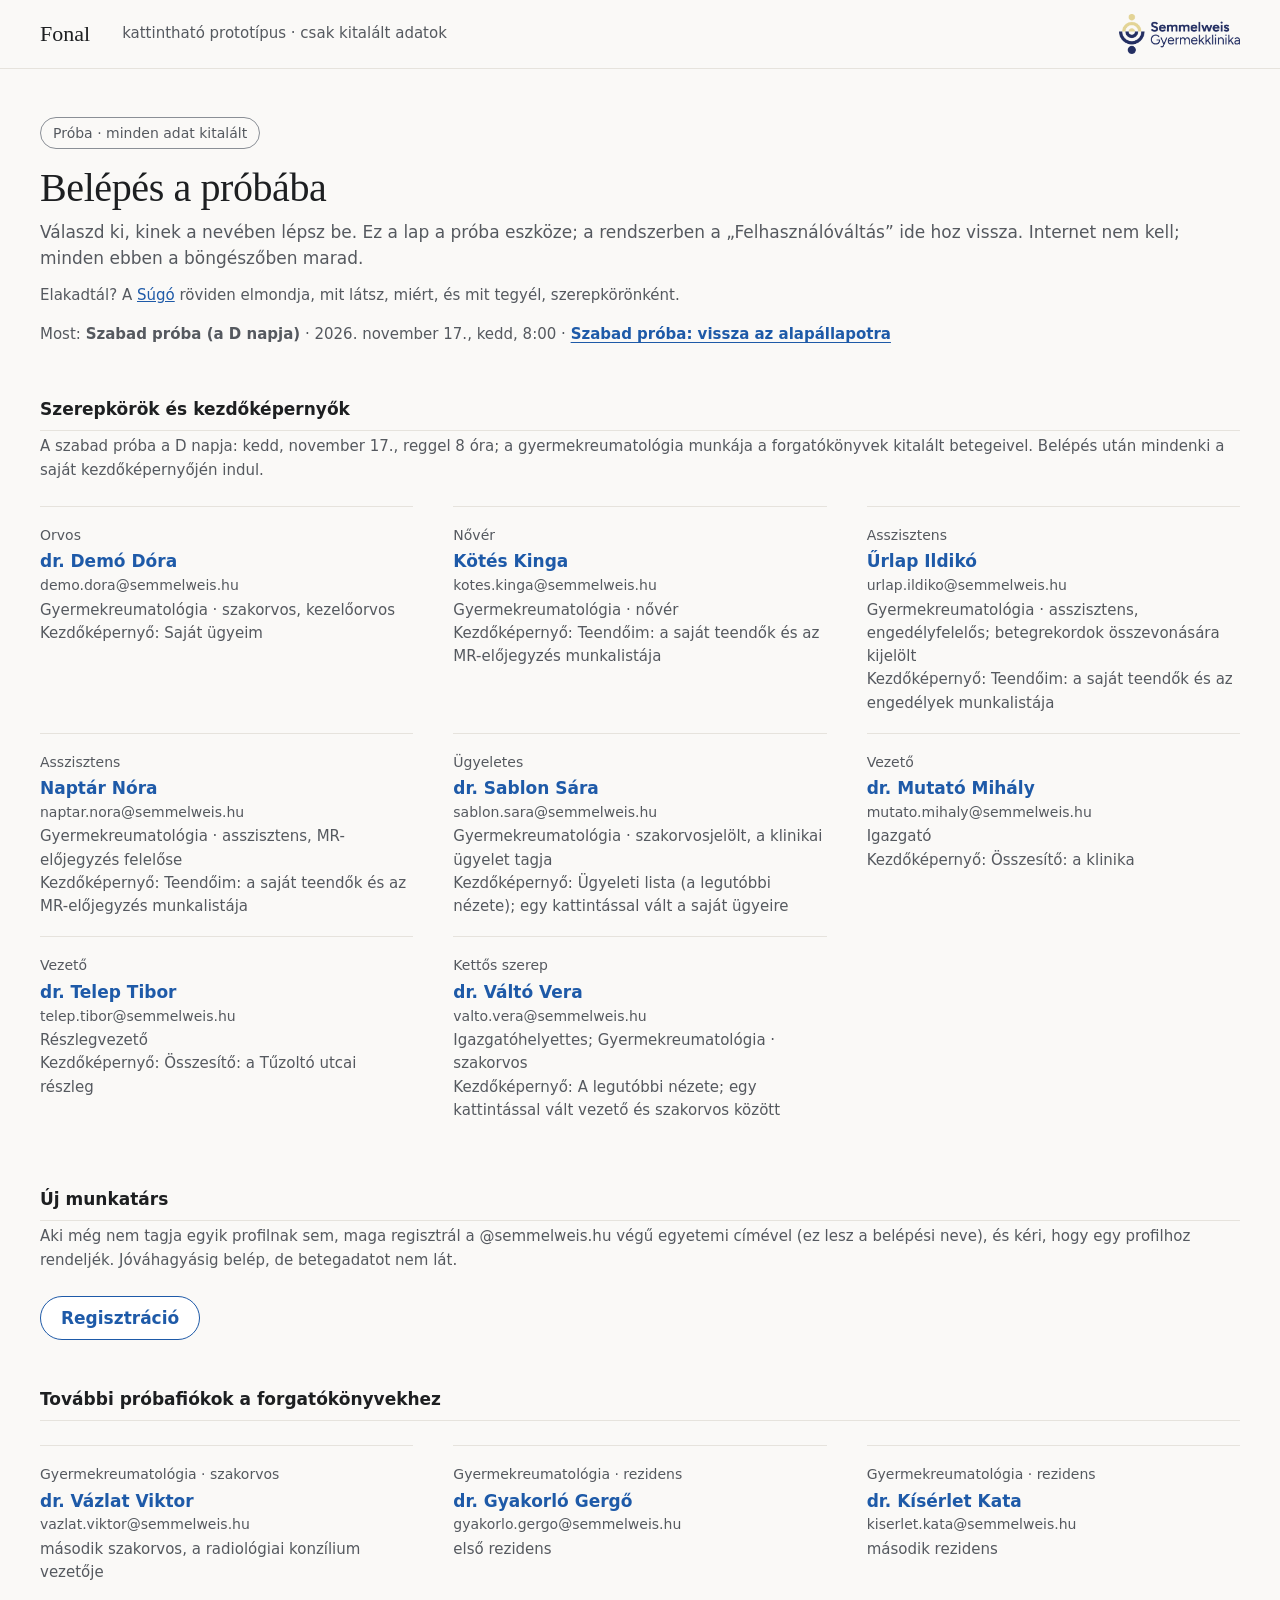
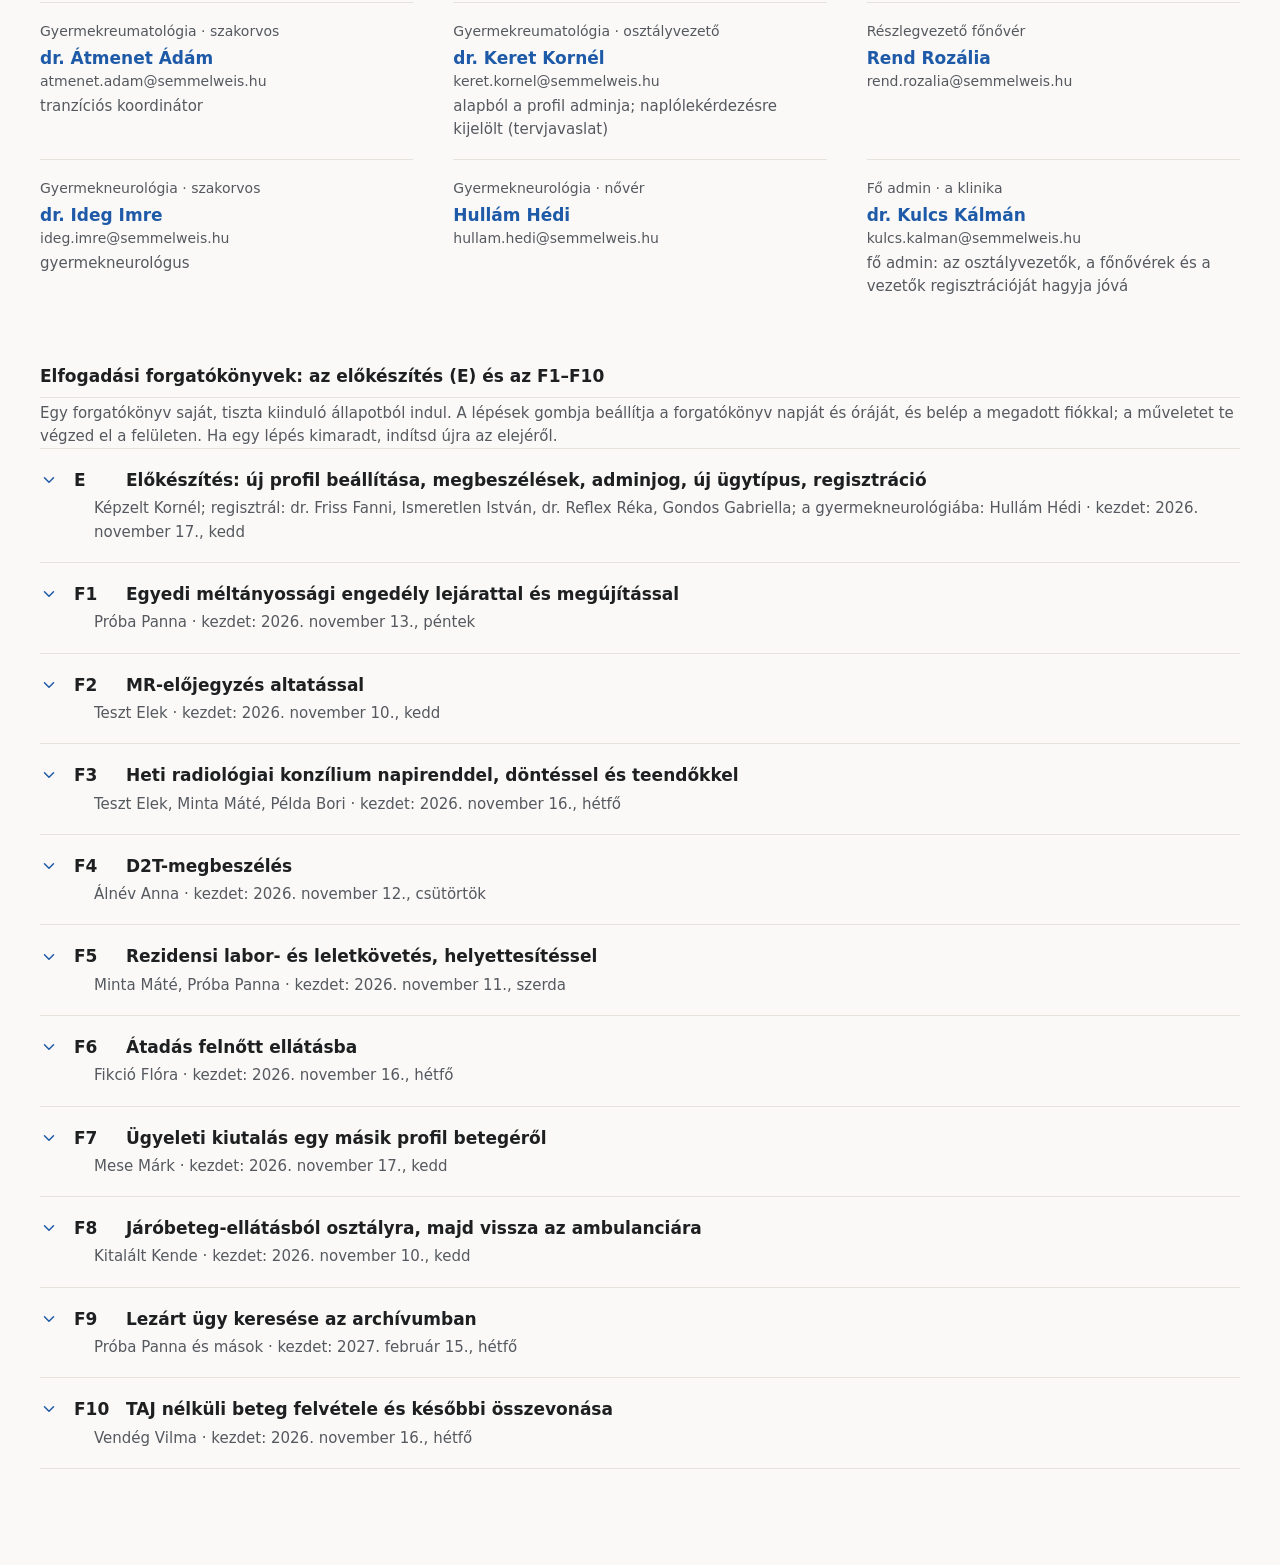
<file: index.html>
<!doctype html>
<html lang="hu">
<head>
<meta charset="utf-8">
<meta name="viewport" content="width=device-width, initial-scale=1">
<title>Belépés a próbába – Fonal</title>
<link rel="stylesheet" href="css/betegut.css">
<link rel="icon" type="image/png" href="kep/semmelweis-gyermekklinika-ikon.png">
</head>
<body>
<a class="skip" href="#tartalom">Ugrás a tartalomra</a>
<header class="top"><div class="top-in"><span class="brand">Fonal</span><span class="muted top-sub" style="font-size:.9375rem">kattintható prototípus · csak kitalált adatok</span><img class="clinic-logo" src="kep/semmelweis-gyermekklinika-logo.png" width="121" height="40" alt="Semmelweis Gyermekklinika"></div></header>
<main id="tartalom" class="page"><div id="proba"></div></main>
<div id="toast" class="toast" role="status" aria-live="polite"></div>
<noscript><p class="page">A próbához a böngészőben engedélyezni kell a JavaScriptet.</p></noscript>
<script src="js/adatok.js"></script>
<script src="js/tar.js"></script>
<script src="js/proba.js"></script>
</body>
</html>
</file>
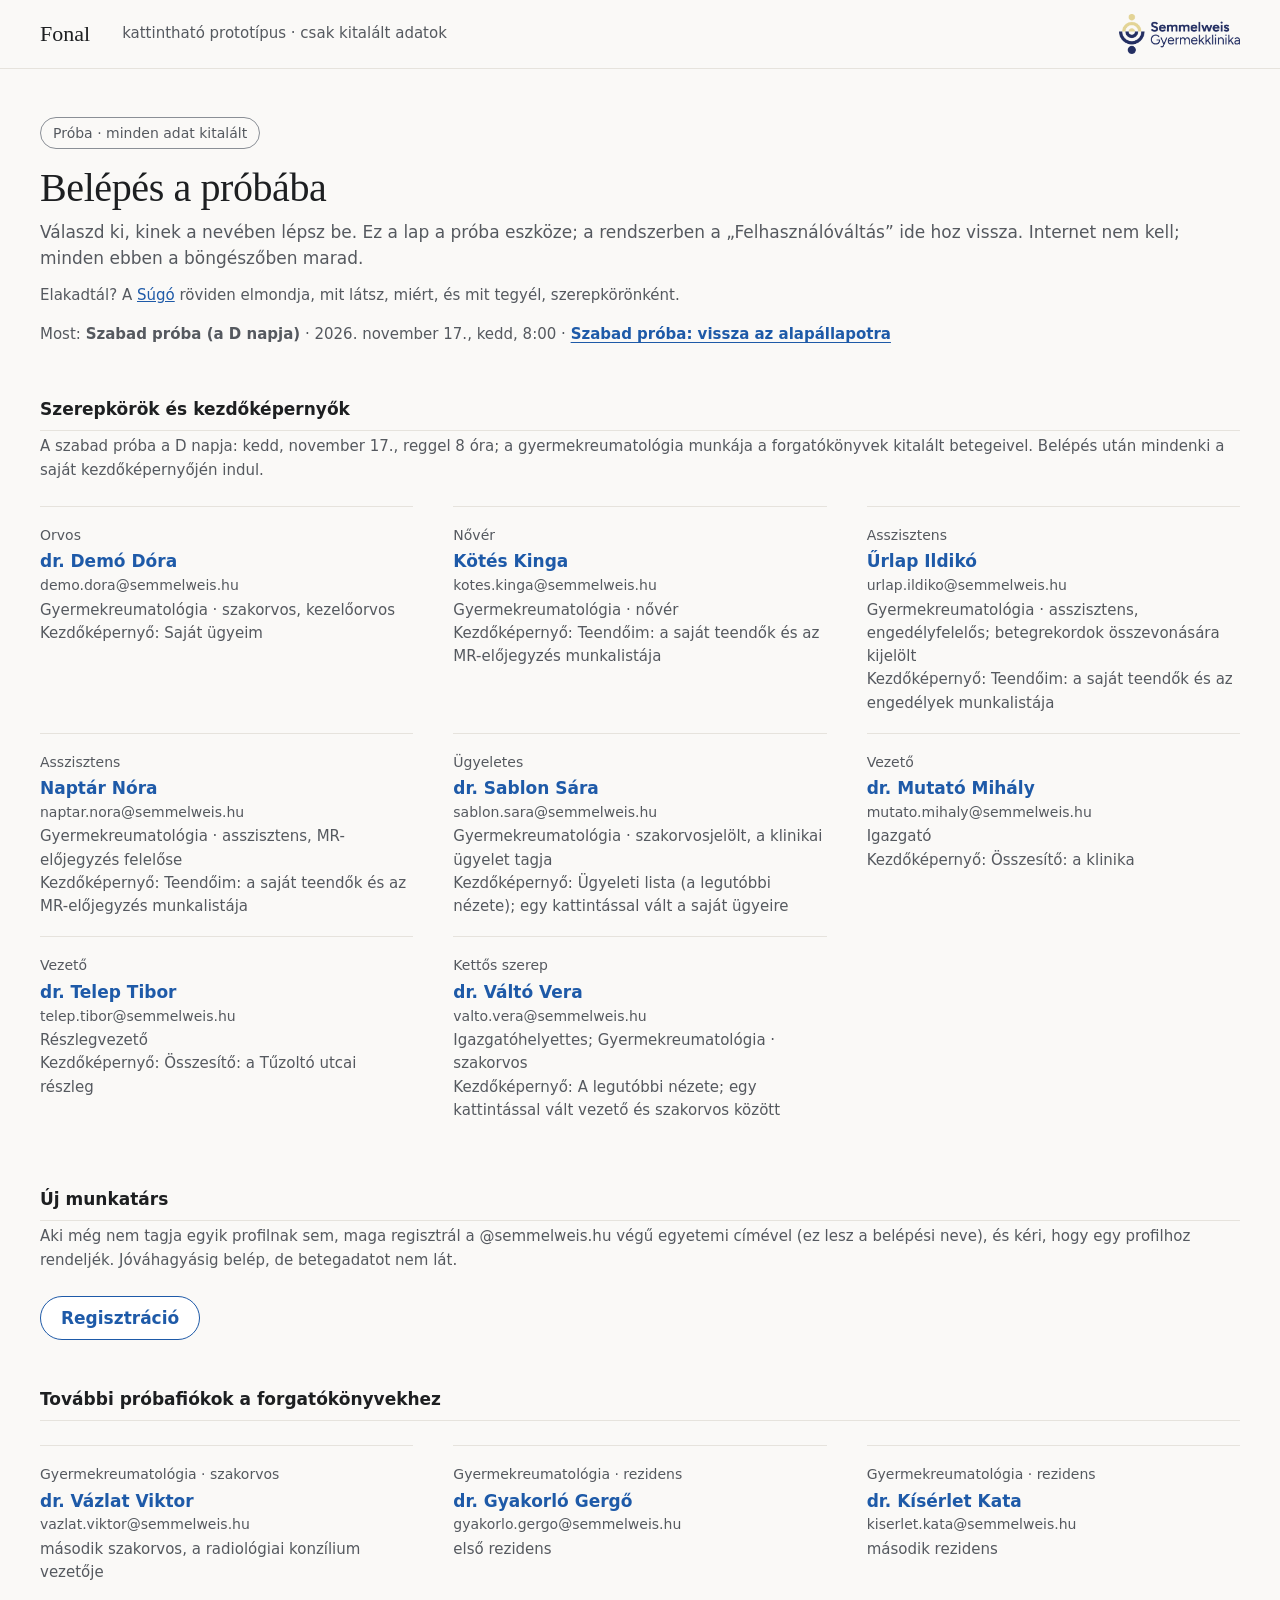
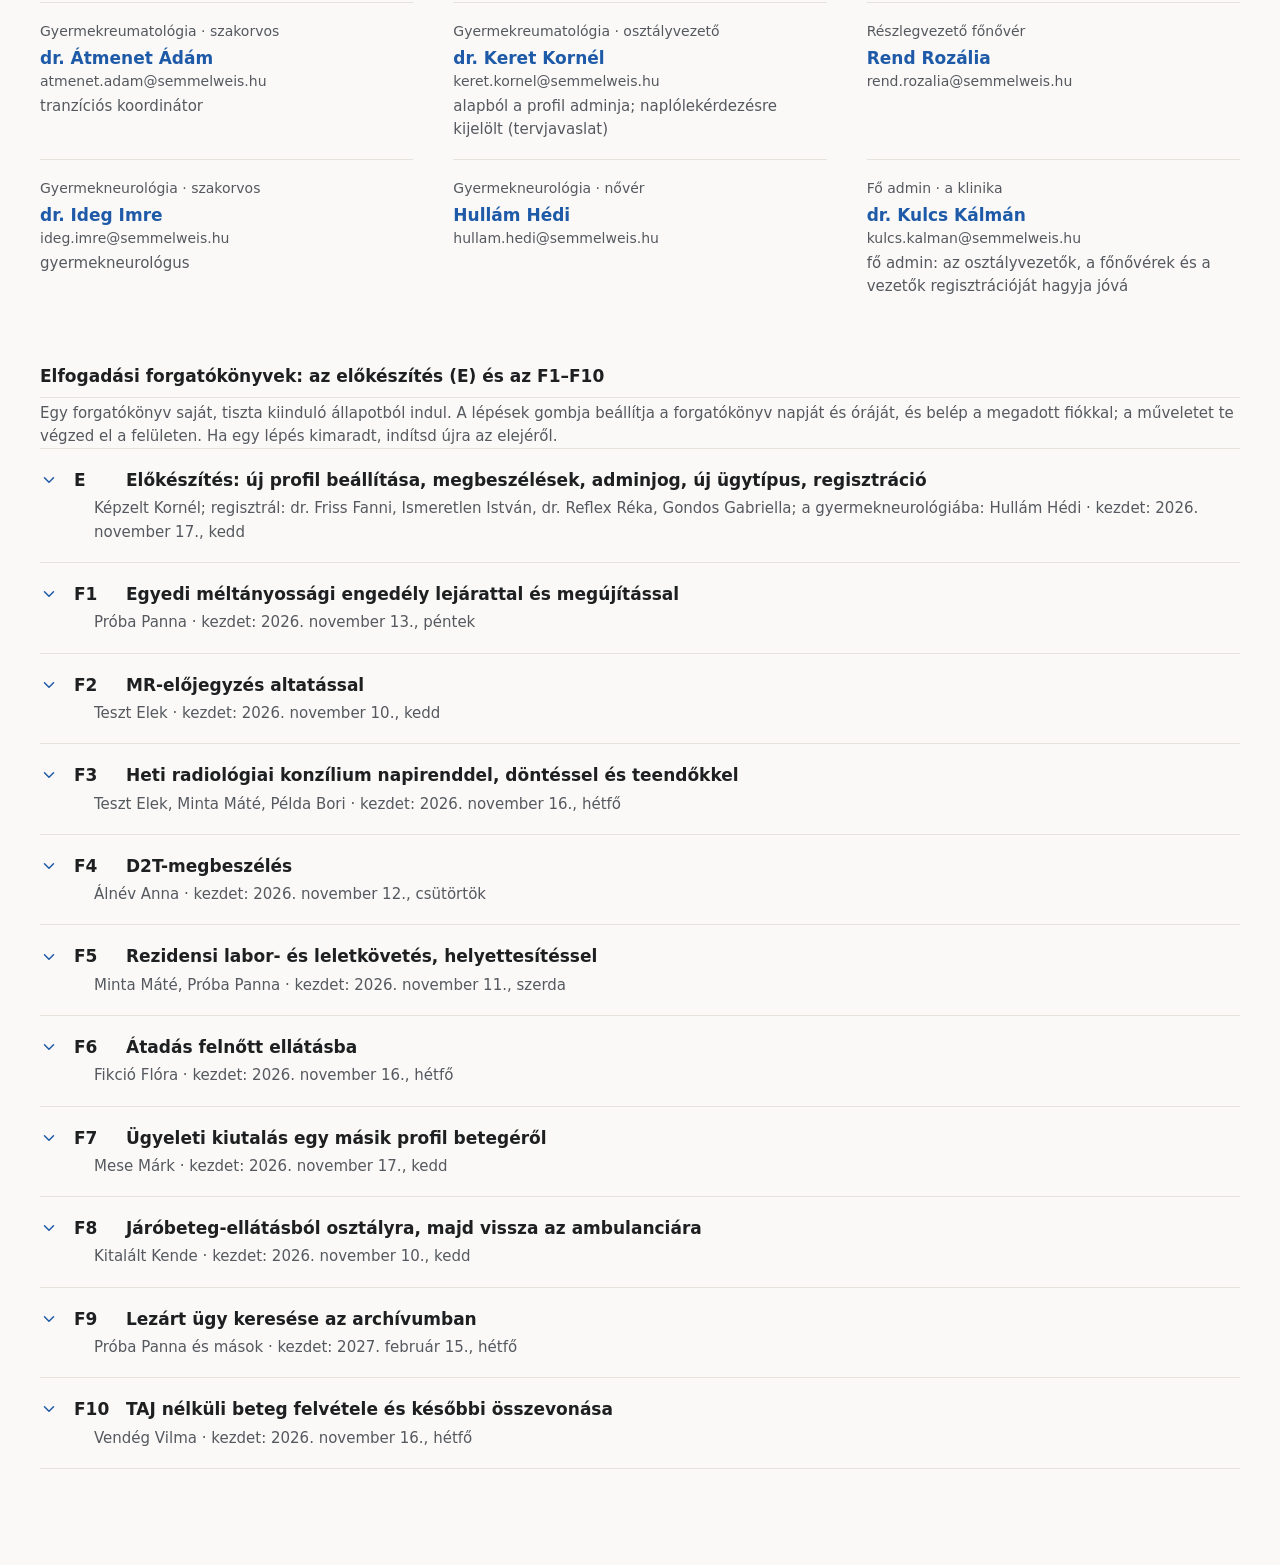
<file: betegut.html>
<!doctype html>
<html lang="hu">
<head>
<meta charset="utf-8">
<meta name="viewport" content="width=device-width, initial-scale=1">
<title>Fonal</title>
<link rel="stylesheet" href="css/betegut.css">
<link rel="icon" type="image/png" href="kep/semmelweis-gyermekklinika-ikon.png">
</head>
<body>
<div id="fejlec"></div>
<div class="pstrip" id="pstrip" aria-hidden="true" hidden></div>
<main id="tartalom" class="page"></main>
<div id="toast" class="toast" role="status" aria-live="polite"></div>
<noscript><p class="page">A próbához a böngészőben engedélyezni kell a JavaScriptet.</p></noscript>
<script src="js/adatok.js"></script>
<script src="js/tar.js"></script>
<script src="js/nezetek.js"></script>
</body>
</html>
</file>
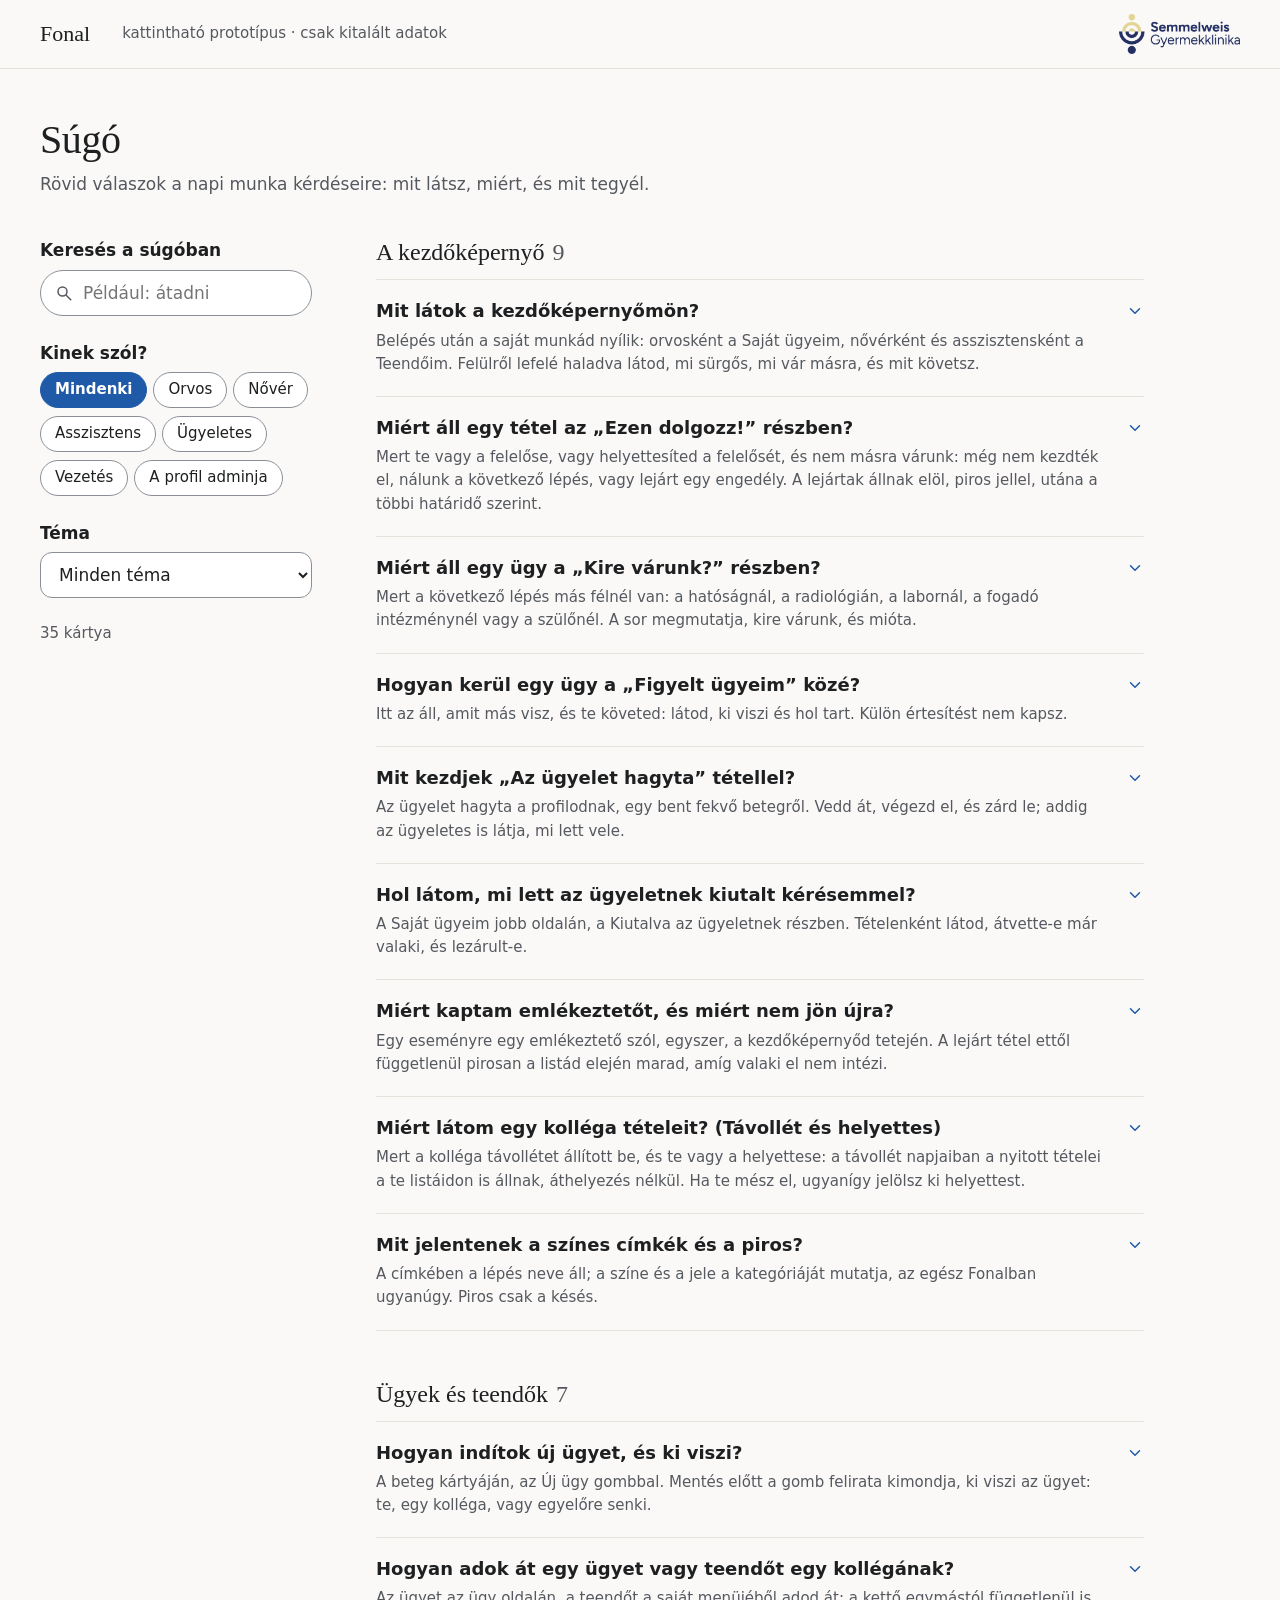
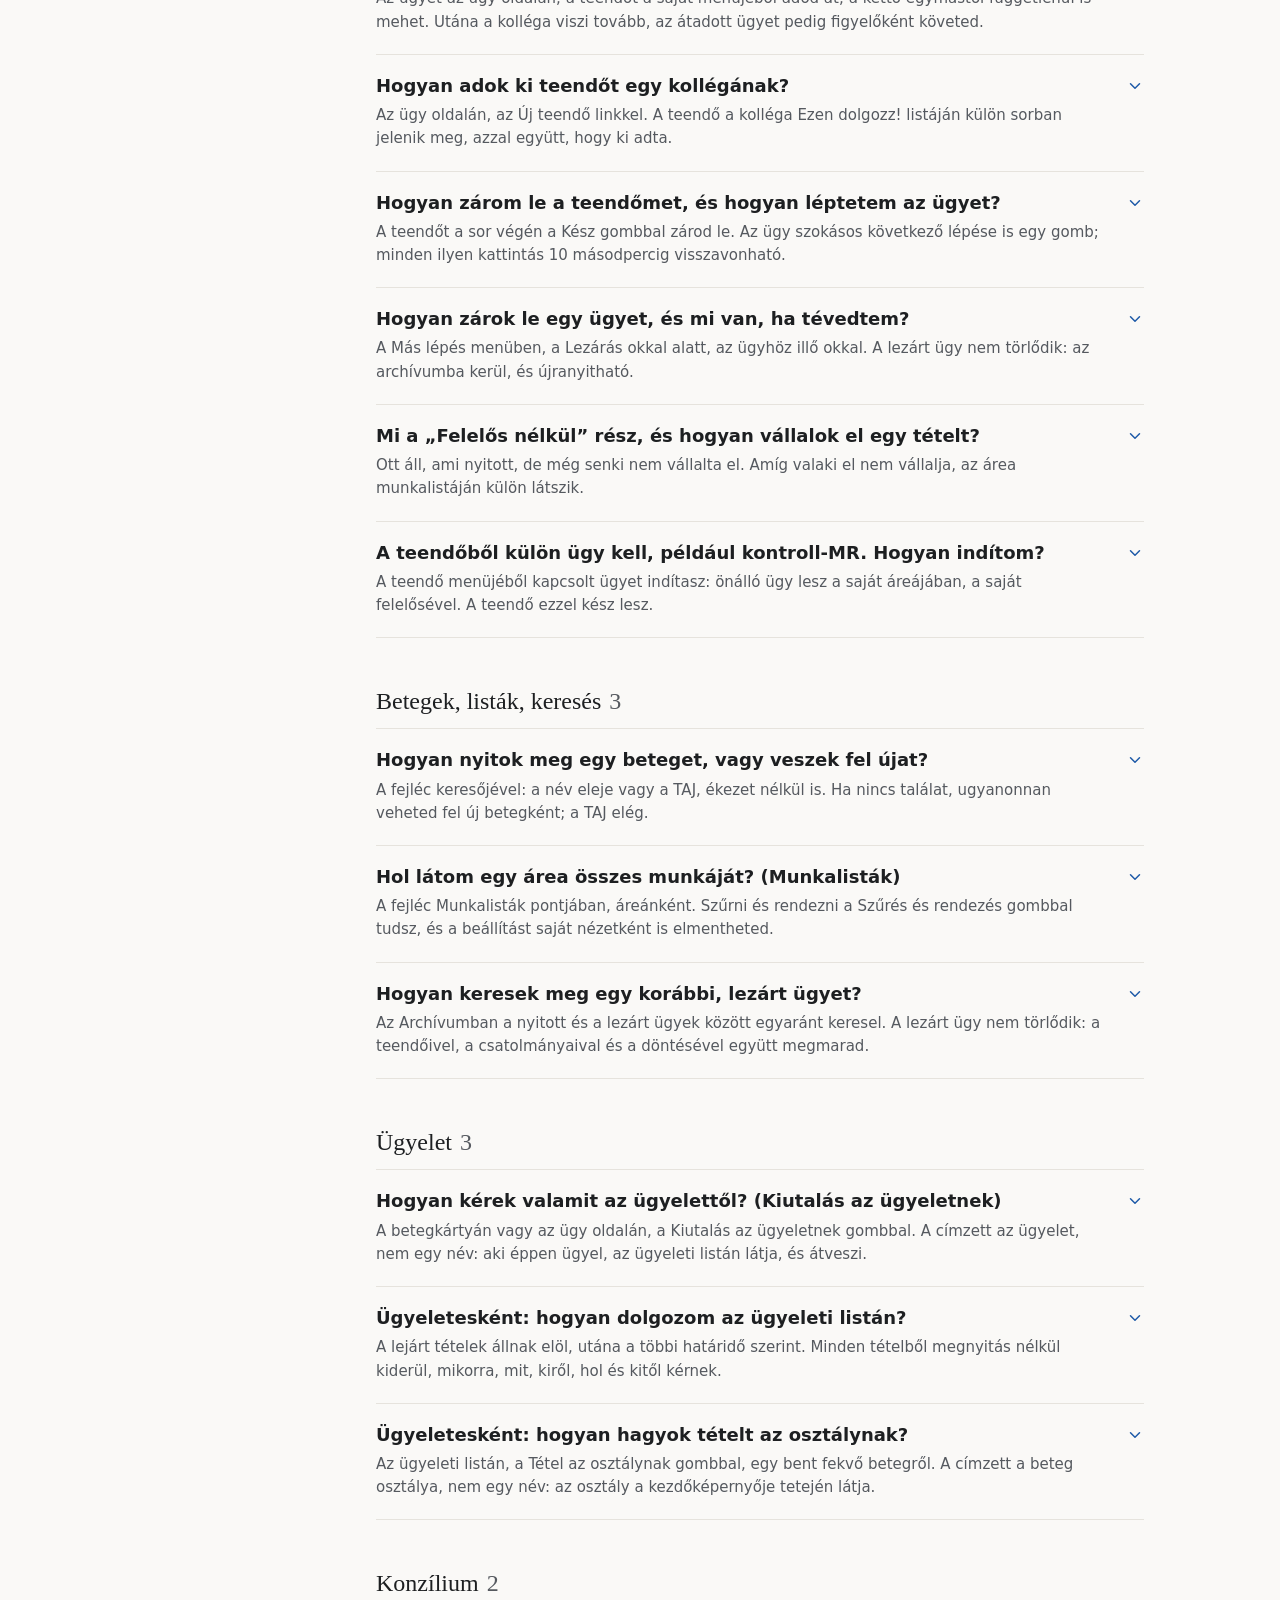
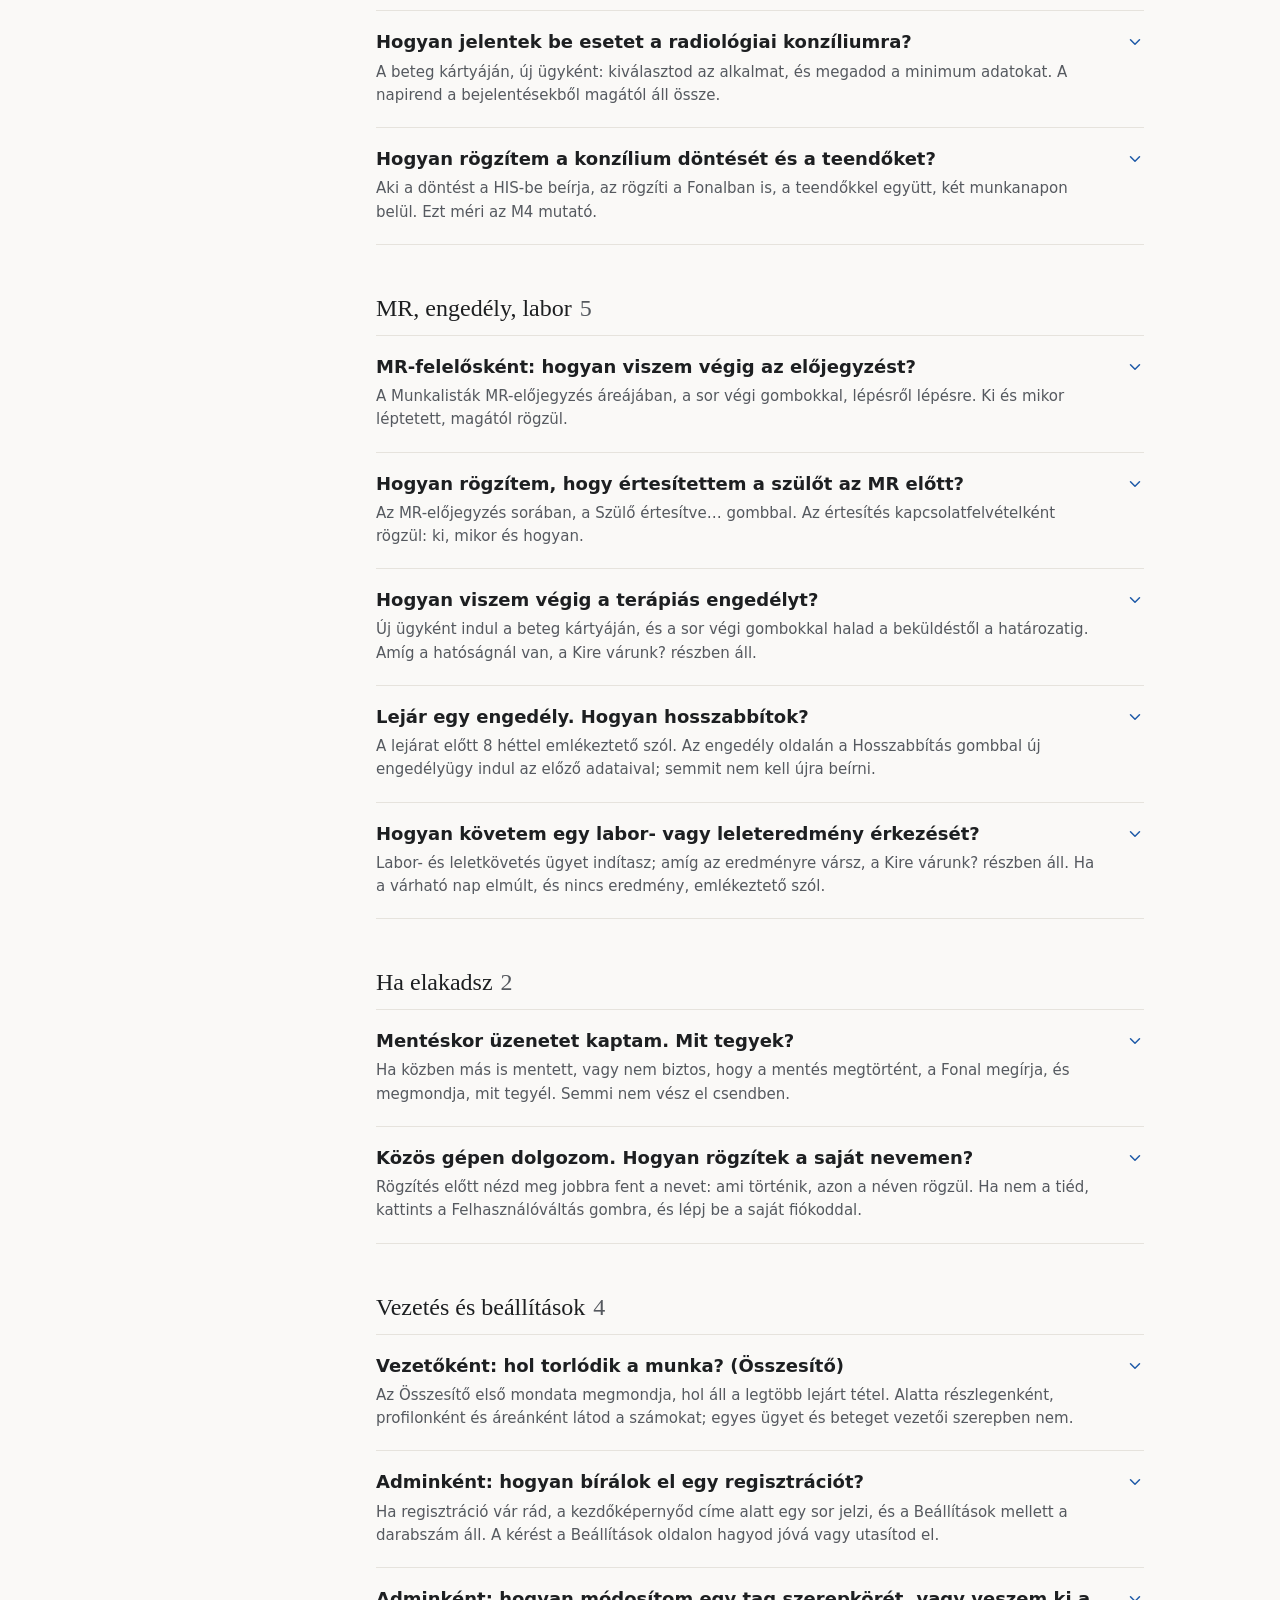
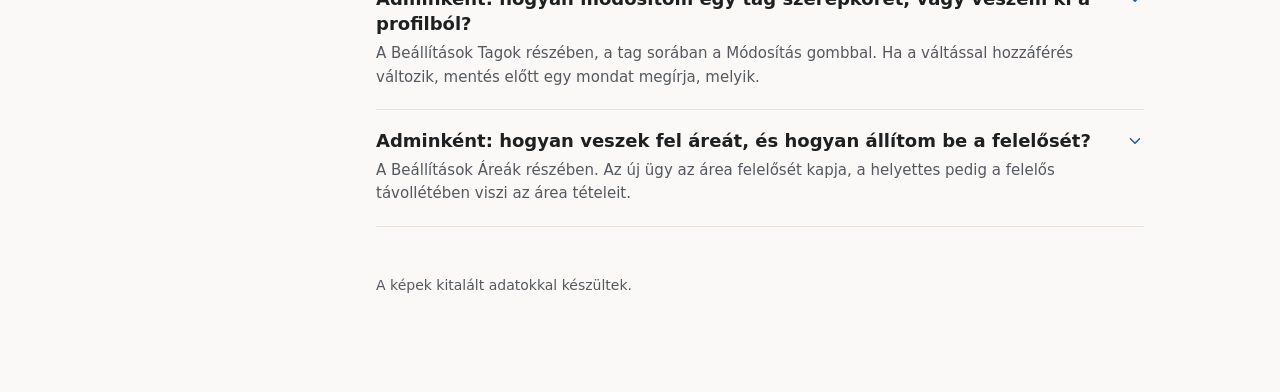
<file: sugo.html>
<!doctype html>
<!-- Generált Súgó: a tartalom a közös kártyaforrásból készül. -->
<html lang="hu">
<head>
<meta charset="utf-8">
<meta name="viewport" content="width=device-width, initial-scale=1">
<title>Súgó – Fonal</title>
<link rel="stylesheet" href="css/betegut.css">
<link rel="stylesheet" href="css/sugo.css">
<link rel="icon" type="image/png" href="kep/semmelweis-gyermekklinika-ikon.png">
</head><body>
<a class="skip" href="#tartalom">Ugrás a tartalomra</a>
<header class="top"><div class="top-in"><a class="brand" href="betegut.html">Fonal</a><span class="muted top-sub" style="font-size:.9375rem">kattintható prototípus · csak kitalált adatok</span><img class="clinic-logo" src="kep/semmelweis-gyermekklinika-logo.png" width="121" height="40" alt="Semmelweis Gyermekklinika"></div></header>
<main id="tartalom" class="page" tabindex="-1"><div class="page-head"><div><h1>Súgó</h1><p class="lede">Rövid válaszok a napi munka kérdéseire: mit látsz, miért, és mit tegyél.</p></div></div>
<div class="sugo" data-sugo data-kezdo-szerep="">
<form class="sugo-szuro" role="search" aria-label="Keresés és szűrés a súgóban" data-sugo-szuro hidden>
<div class="field"><label class="field-label" for="sugo-kereses">Keresés a súgóban</label><div class="sugo-kereso"><svg class="ico" aria-hidden="true" focusable="false" viewBox="0 0 24 24"><circle cx="10" cy="10" r="6"/><path d="m15 15 6 6"/></svg><input id="sugo-kereses" class="text-input" type="search" placeholder="Például: átadni" autocomplete="off" spellcheck="false"></div></div>
<fieldset class="sugo-szerep"><legend>Kinek szól?</legend><div class="chips"><label class="chip"><input type="radio" name="szerep" value="" checked><span>Mindenki</span></label><label class="chip"><input type="radio" name="szerep" value="orvos" data-kezdd="kezdokepernyo uj-ugy teendo-kiadasa atadas-kollegnak figyelt-ugyeim kiutalas"><span>Orvos</span></label><label class="chip"><input type="radio" name="szerep" value="nover" data-kezdd="kezdokepernyo az-ugyelet-hagyta leptetes szulo-ertesitese felelos-nelkul atadas-kollegnak"><span>Nővér</span></label><label class="chip"><input type="radio" name="szerep" value="asszisztens" data-kezdd="kezdokepernyo munkalistak mr-elojegyzes engedely hosszabbitas atadas-kollegnak"><span>Asszisztens</span></label><label class="chip"><input type="radio" name="szerep" value="ugyeletes" data-kezdd="ugyeleti-lista tetel-az-osztalynak atadas-kollegnak kozos-gep"><span>Ügyeletes</span></label><label class="chip"><input type="radio" name="szerep" value="vezetes" data-kezdd="osszesito regisztracio"><span>Vezetés</span></label><label class="chip"><input type="radio" name="szerep" value="admin" data-kezdd="regisztracio tagok areak"><span>A profil adminja</span></label></div></fieldset>
<div class="field"><label class="field-label" for="sugo-tema">Téma</label><select id="sugo-tema" class="select"><option value="">Minden téma</option><option value="kezdokepernyo">A kezdőképernyő</option><option value="ugyek">Ügyek és teendők</option><option value="kereses">Betegek, listák, keresés</option><option value="ugyelet">Ügyelet</option><option value="konzilium">Konzílium</option><option value="elojegyzes">MR, engedély, labor</option><option value="elakadas">Ha elakadsz</option><option value="vezetes">Vezetés és beállítások</option></select></div>
<p class="sugo-szam" id="sugo-szam" role="status"></p>
</form><div class="sugo-fo">
<nav class="sugo-tartalom" aria-label="Témák" data-sugo-tartalom><ul><li><a href="#tema-kezdokepernyo">A kezdőképernyő</a></li><li><a href="#tema-ugyek">Ügyek és teendők</a></li><li><a href="#tema-kereses">Betegek, listák, keresés</a></li><li><a href="#tema-ugyelet">Ügyelet</a></li><li><a href="#tema-konzilium">Konzílium</a></li><li><a href="#tema-elojegyzes">MR, engedély, labor</a></li><li><a href="#tema-elakadas">Ha elakadsz</a></li><li><a href="#tema-vezetes">Vezetés és beállítások</a></li></ul></nav>
<section class="sugo-kezdd" data-sugo-kezdd aria-labelledby="h-kezdd" hidden><h2 class="group-title lg" id="h-kezdd">Kezdd itt <span class="count"></span></h2><p class="group-note">Ezekkel érdemes kezdeni.</p><ul class="sugo-lista" data-lista></ul></section>
<section class="sugo-talalatok" data-sugo-talalatok aria-labelledby="h-talalatok" hidden><h2 class="group-title lg" id="h-talalatok">Találatok <span class="count"></span></h2><ul class="sugo-lista" data-lista></ul>
<div class="sugo-ures" data-sugo-ures hidden><p>Nincs találat erre: „<span data-sugo-kifejezes></span>”. Próbálj rövidebb vagy másik szót.</p></div>
<p class="sugo-mashol" data-sugo-mashol hidden>Más szerepkörnél vagy témában <span data-sugo-mashol-szam></span> találat van. <button class="link-btn lg" type="button" data-sugo-mind>Keresés minden kártyában</button></p></section>
<section class="sugo-tema" id="tema-kezdokepernyo" data-tema-szakasz="kezdokepernyo" aria-labelledby="h-kezdokepernyo"><h2 class="group-title lg" id="h-kezdokepernyo">A kezdőképernyő <span class="count">9</span></h2><ul class="sugo-lista" data-lista>
<li><details class="sugo-kartya" id="kezdokepernyo" data-kartya data-szerepkorok="orvos nover asszisztens" data-tema="kezdokepernyo" data-kulcsszavak="kezdőképernyő főoldal nyitólap saját ügyeim teendőim mit látok felépítés">
<summary><h3 class="sugo-k">Mit látok a kezdőképernyőmön?</h3><span class="sugo-r">Belépés után a saját munkád nyílik: orvosként a Saját ügyeim, nővérként és asszisztensként a Teendőim. Felülről lefelé haladva látod, mi sürgős, mi vár másra, és mit követsz.</span><svg class="ico sugo-nyil" aria-hidden="true" focusable="false" viewBox="0 0 24 24"><path d="m6 9 6 6 6-6"/></svg></summary>
<div class="sugo-test"><div data-keresheto>
<p class="sugo-hol"><span class="sugo-cimke">Hol:</span> <span>Belépés után; később a fejlécben: Saját ügyeim, illetve Teendőim</span></p>

<h4>Felülről lefelé</h4><ol class="sugo-lepesek"><li><strong>Emlékeztetők</strong>: például hogy egy engedély 8 hét múlva lejár.</li><li><strong>Az ügyelet hagyta</strong>: amit az éjszakai ügyelet a profilodnak hagyott. Csak akkor látszik, ha van ilyen.</li><li><strong>Ezen dolgozz!</strong>: amiért te felelsz, határidő szerint; a lejártak elöl, pirosan.</li><li><strong>Kire várunk?</strong>: a várakozó ügyeid, a várakozás hossza szerint.</li><li>Jobbra (táblázatban a lista alatt) a <strong>Figyelt ügyeim</strong> (amit más visz, és te követed) és a <strong>Kiutalva az ügyeletnek</strong> (mi lett az ügyeletnek küldött kéréseiddel).</li><li>Nővérként és asszisztensként alatta az áreáid munkalistája: <strong>Felelős nélkül</strong>, <strong>Ezen dolgozz!</strong>, <strong>Kire várunk?</strong></li></ol>
<ul class="sugo-pontok"><li>A cím alatt a nap, és hogy hány tétel késik. Jobbra az <strong>Új ügy</strong> és a <strong>Távollét és helyettes</strong> gomb.</li><li>A <strong>Táblázat</strong> és a <strong>Sorok</strong> gombbal váltasz a két nézet között; a választásod listánként megmarad.</li><li>Ügyeletesként az <strong>Ügyeleti lista</strong>, vezetőként az <strong>Összesítő</strong> nyílik; ha két szereped van, ott indulsz, ahol legutóbb dolgoztál.</li></ul>

<figure class="sugo-kep"><img src="kep/sugo/kezdokepernyo.webp" width="1100" height="564" alt="Egy orvos kezdőképernyője: fent a fejléc a betegkeresővel, alatta egy emlékeztető, „Az ügyelet hagyta” egy tétellel, lent az „Ezen dolgozz!”, jobbra a „Figyelt ügyeim”." loading="lazy" decoding="async"><figcaption>Az orvos kezdőképernyője, kitalált adatokkal.</figcaption></figure>
</div>
<p class="sugo-lasd"><span class="sugo-cimke">Lásd még:</span> <a href="#ezen-dolgozz">Miért áll egy tétel az „Ezen dolgozz!” részben?</a><span aria-hidden="true"> · </span><a href="#kire-varunk">Miért áll egy ügy a „Kire várunk?” részben?</a><span aria-hidden="true"> · </span><a href="#figyelt-ugyeim">Hogyan kerül egy ügy a „Figyelt ügyeim” közé?</a><span aria-hidden="true"> · </span><a href="#az-ugyelet-hagyta">Mit kezdjek „Az ügyelet hagyta” tétellel?</a><span aria-hidden="true"> · </span><a href="#kiutalva-az-ugyeletnek">Hol látom, mi lett az ügyeletnek kiutalt kérésemmel?</a><span aria-hidden="true"> · </span><a href="#emlekeztetok">Miért kaptam emlékeztetőt, és miért nem jön újra?</a></p>
<p class="sugo-meta"><span>Kinek: orvos, nővér, asszisztens</span><a href="#kezdokepernyo">Link erre a kártyára</a></p>
</div></details></li>
<li><details class="sugo-kartya" id="ezen-dolgozz" data-kartya data-szerepkorok="orvos nover asszisztens" data-tema="kezdokepernyo" data-kulcsszavak="ezen dolgozz saját tételek felelős vagyok lejárt késik piros határidő sorrend értesítés kiosztás új tétel">
<summary><h3 class="sugo-k">Miért áll egy tétel az „Ezen dolgozz!” részben?</h3><span class="sugo-r">Mert te vagy a felelőse, vagy helyettesíted a felelősét, és nem másra várunk: még nem kezdték el, nálunk a következő lépés, vagy lejárt egy engedély. A lejártak állnak elöl, piros jellel, utána a többi határidő szerint.</span><svg class="ico sugo-nyil" aria-hidden="true" focusable="false" viewBox="0 0 24 24"><path d="m6 9 6 6 6-6"/></svg></summary>
<div class="sugo-test"><div data-keresheto>
<p class="sugo-hol"><span class="sugo-cimke">Hol:</span> <span>Saját ügyeim, illetve Teendőim → Ezen dolgozz!</span></p>


<ul class="sugo-pontok"><li>Ügy és teendő is lehet. A teendő külön sorban áll: a címnél kis betűvel az ügye, alatta, hogy ki adta.</li><li>A határidő a megadott határidő; ha nincs, az ügytípus saját dátuma, például az időablak vége vagy az engedély lejárata.</li><li>A lejárt tétel elöl marad, amíg valaki el nem intézi, például: „3 napja késik”.</li><li>Kikerül innen, ha lezárod, ha várakozó lépésbe teszed (akkor a <strong>Kire várunk?</strong> részbe kerül), vagy ha átadod egy kollégának.</li><li>Ha nincs teendőd: „Mára nincs teendőd. Ami új, itt jelenik meg.”</li></ul>


</div>
<p class="sugo-lasd"><span class="sugo-cimke">Lásd még:</span> <a href="#kire-varunk">Miért áll egy ügy a „Kire várunk?” részben?</a><span aria-hidden="true"> · </span><a href="#leptetes">Hogyan zárom le a teendőmet, és hogyan léptetem az ügyet?</a><span aria-hidden="true"> · </span><a href="#atadas-kollegnak">Hogyan adok át egy ügyet vagy teendőt egy kollégának?</a><span aria-hidden="true"> · </span><a href="#szinek-jelek">Mit jelentenek a színes címkék és a piros?</a></p>
<p class="sugo-meta"><span>Kinek: orvos, nővér, asszisztens</span><a href="#ezen-dolgozz">Link erre a kártyára</a></p>
</div></details></li>
<li><details class="sugo-kartya" id="kire-varunk" data-kartya data-szerepkorok="orvos nover asszisztens" data-tema="kezdokepernyo" data-kulcsszavak="kire várunk várakozik várakozás radiológia hatóság NEAK OGYÉI labor eredményre vár sárga óra">
<summary><h3 class="sugo-k">Miért áll egy ügy a „Kire várunk?” részben?</h3><span class="sugo-r">Mert a következő lépés más félnél van: a hatóságnál, a radiológián, a labornál, a fogadó intézménynél vagy a szülőnél. A sor megmutatja, kire várunk, és mióta.</span><svg class="ico sugo-nyil" aria-hidden="true" focusable="false" viewBox="0 0 24 24"><path d="m6 9 6 6 6-6"/></svg></summary>
<div class="sugo-test"><div data-keresheto>
<p class="sugo-hol"><span class="sugo-cimke">Hol:</span> <span>Saját ügyeim, illetve Teendőim → Kire várunk?</span></p>


<ul class="sugo-pontok"><li>Akkor kerül ide, ha várakozó lépésbe tették, például <strong>Időpontot kértünk</strong> (radiológia) vagy <strong>Beküldve…</strong> (hatóság).</li><li>Ami a legrégebben vár, az áll elöl.</li><li>Ha megjött a válasz, léptesd tovább, például <strong>Időpont megvan…</strong> vagy <strong>Határozat megjött…</strong>. Innen az ügy a következő lépése szerint kerül tovább.</li></ul>


</div>
<p class="sugo-lasd"><span class="sugo-cimke">Lásd még:</span> <a href="#ezen-dolgozz">Miért áll egy tétel az „Ezen dolgozz!” részben?</a><span aria-hidden="true"> · </span><a href="#leptetes">Hogyan zárom le a teendőmet, és hogyan léptetem az ügyet?</a><span aria-hidden="true"> · </span><a href="#mr-elojegyzes">MR-felelősként: hogyan viszem végig az előjegyzést?</a><span aria-hidden="true"> · </span><a href="#engedely">Hogyan viszem végig a terápiás engedélyt?</a></p>
<p class="sugo-meta"><span>Kinek: orvos, nővér, asszisztens</span><a href="#kire-varunk">Link erre a kártyára</a></p>
</div></details></li>
<li><details class="sugo-kartya" id="figyelt-ugyeim" data-kartya data-szerepkorok="orvos nover asszisztens" data-tema="kezdokepernyo" data-kulcsszavak="figyelt figyelő követés követem kiadtam hol tart ki viszi eltűnt nem látom">
<summary><h3 class="sugo-k">Hogyan kerül egy ügy a „Figyelt ügyeim” közé?</h3><span class="sugo-r">Itt az áll, amit más visz, és te követed: látod, ki viszi és hol tart. Külön értesítést nem kapsz.</span><svg class="ico sugo-nyil" aria-hidden="true" focusable="false" viewBox="0 0 24 24"><path d="m6 9 6 6 6-6"/></svg></summary>
<div class="sugo-test"><div data-keresheto>
<p class="sugo-hol"><span class="sugo-cimke">Hol:</span> <span>Saját ügyeim, illetve Teendőim → jobb oldalt (táblázatban a lista alatt): Figyelt ügyeim</span></p>

<h4>Hat úton kerülhet ide</h4><ol class="sugo-lepesek"><li><strong>Másnak adod ki az új ügyet.</strong> Ha nem te leszel a felelős, magától figyelő leszel: akkor is, ha egy kollégát választasz, és akkor is, ha nem választasz, és az área felelőse viszi.</li><li><strong>Teendőből kapcsolt ügyet indítasz,</strong> és nem te viszed tovább.</li><li><strong>MR-előjegyzés.</strong> A kérő orvos mindig figyelő; ha orvos indítja, alapból ő a kérő. Ha konzíliumi döntésből indul a vizsgálat, a bejelentő és a döntést rögzítő kolléga is figyelő lesz.</li><li><strong>A folytatás örökli a figyelőket:</strong> az engedély hosszabbítása, az új kérelem az elutasítottra hivatkozva, és az új előjegyzés a lemondott vizsgálatból.</li><li><strong>Átadod az ügyet</strong> az <strong>Átadás kollégának</strong> gombbal: figyelő leszel. Ha nem a saját helyedet adod át, az eddigi felelős is figyelő lesz.</li><li><strong>Kézzel:</strong> az ügy oldalán <strong>Adatok</strong> → <strong>Szerkesztés</strong> → <strong>Figyelő</strong>. Ehhez szerkesztési jog kell.</li></ol>
<ul class="sugo-pontok"><li>A lezárt ügy még 7 napig látszik itt, utána kikerül.</li><li>Akkor is eltűnik, ha levesznek a figyelők közül, vagy ha az ügyet neked adják át: onnantól az <strong>Ezen dolgozz!</strong> részben áll.</li></ul>


</div>
<p class="sugo-lasd"><span class="sugo-cimke">Lásd még:</span> <a href="#uj-ugy">Hogyan indítok új ügyet, és ki viszi?</a><span aria-hidden="true"> · </span><a href="#atadas-kollegnak">Hogyan adok át egy ügyet vagy teendőt egy kollégának?</a><span aria-hidden="true"> · </span><a href="#kapcsolt-ugy">A teendőből külön ügy kell, például kontroll-MR. Hogyan indítom?</a><span aria-hidden="true"> · </span><a href="#hosszabbitas">Lejár egy engedély. Hogyan hosszabbítok?</a></p>
<p class="sugo-meta"><span>Kinek: orvos, nővér, asszisztens</span><a href="#figyelt-ugyeim">Link erre a kártyára</a></p>
</div></details></li>
<li><details class="sugo-kartya" id="az-ugyelet-hagyta" data-kartya data-szerepkorok="orvos nover" data-tema="kezdokepernyo" data-kulcsszavak="ügyelet hagyta éjszakai ügyelet átveszem átvétel osztálynak hagyott reggel műszak megjegyzés">
<summary><h3 class="sugo-k">Mit kezdjek „Az ügyelet hagyta” tétellel?</h3><span class="sugo-r">Az ügyelet hagyta a profilodnak, egy bent fekvő betegről. Vedd át, végezd el, és zárd le; addig az ügyeletes is látja, mi lett vele.</span><svg class="ico sugo-nyil" aria-hidden="true" focusable="false" viewBox="0 0 24 24"><path d="m6 9 6 6 6-6"/></svg></summary>
<div class="sugo-test"><div data-keresheto>
<p class="sugo-hol"><span class="sugo-cimke">Hol:</span> <span>Saját ügyeim, illetve Teendőim → felül: Az ügyelet hagyta</span></p>

<ol class="sugo-lepesek"><li>Kattints az <strong>Átveszem</strong> gombra. A neved rögzül.</li><li>Ha kell, nyisd meg a beteg kártyáját.</li><li>Ha elvégezted, írhatsz rövid megjegyzést az ügyeletnek. Nem kötelező.</li><li>Kattints a <strong>Lezárás</strong> gombra.</li></ol>
<ul class="sugo-pontok"><li>Megnyitás nélkül látszik rajta: ki hagyta és mikor, kiről, hol fekszik a beteg, mit kér és mikorra.</li><li>A címzett a profil, nem egy név: a profil orvosai és nővérei is látják.</li><li>Az átvétel és a lezárás 10 másodpercig visszavonható.</li><li>A betegkártyán is ott van: <strong>Ügyeleti tételek</strong> → <strong>Az ügyelettől az osztálynak</strong>.</li></ul>


</div>
<p class="sugo-lasd"><span class="sugo-cimke">Lásd még:</span> <a href="#tetel-az-osztalynak">Ügyeletesként: hogyan hagyok tételt az osztálynak?</a><span aria-hidden="true"> · </span><a href="#kiutalva-az-ugyeletnek">Hol látom, mi lett az ügyeletnek kiutalt kérésemmel?</a></p>
<p class="sugo-meta"><span>Kinek: orvos, nővér</span><a href="#az-ugyelet-hagyta">Link erre a kártyára</a></p>
</div></details></li>
<li><details class="sugo-kartya" id="kiutalva-az-ugyeletnek" data-kartya data-szerepkorok="orvos" data-tema="kezdokepernyo" data-kulcsszavak="kiutalva kiutalt ügyeletnek küldtem átvette mi lett vele ügyeleti kérés lezárult">
<summary><h3 class="sugo-k">Hol látom, mi lett az ügyeletnek kiutalt kérésemmel?</h3><span class="sugo-r">A Saját ügyeim jobb oldalán, a Kiutalva az ügyeletnek részben. Tételenként látod, átvette-e már valaki, és lezárult-e.</span><svg class="ico sugo-nyil" aria-hidden="true" focusable="false" viewBox="0 0 24 24"><path d="m6 9 6 6 6-6"/></svg></summary>
<div class="sugo-test"><div data-keresheto>
<p class="sugo-hol"><span class="sugo-cimke">Hol:</span> <span>Saját ügyeim → jobb oldalt (táblázatban a lista alatt): Kiutalva az ügyeletnek</span></p>


<ul class="sugo-pontok"><li>Látod, mikor utaltad ki és mikorra; ki vette át és mikor; mikor zárult le.</li><li>Ha még senki nem vette át, az is látszik, és ha közben lejárt, az is.</li><li>Ha az ügyeletes írt hozzá megjegyzést, azt is itt olvasod.</li><li>A lezárt tétel még 7 napig látszik itt.</li><li>A beteg kártyáján is megvan: <strong>Ügyeleti tételek</strong> → <strong>Kiutalva az ügyeletnek</strong>.</li></ul>


</div>
<p class="sugo-lasd"><span class="sugo-cimke">Lásd még:</span> <a href="#kiutalas">Hogyan kérek valamit az ügyelettől? (Kiutalás az ügyeletnek)</a><span aria-hidden="true"> · </span><a href="#ugyeleti-lista">Ügyeletesként: hogyan dolgozom az ügyeleti listán?</a></p>
<p class="sugo-meta"><span>Kinek: orvos</span><a href="#kiutalva-az-ugyeletnek">Link erre a kártyára</a></p>
</div></details></li>
<li><details class="sugo-kartya" id="emlekeztetok" data-kartya data-szerepkorok="orvos nover asszisztens" data-tema="kezdokepernyo" data-kulcsszavak="emlékeztető csengő értesítés e-mail sms rendben lejár 8 hét nem jön újra">
<summary><h3 class="sugo-k">Miért kaptam emlékeztetőt, és miért nem jön újra?</h3><span class="sugo-r">Egy eseményre egy emlékeztető szól, egyszer, a kezdőképernyőd tetején. A lejárt tétel ettől függetlenül pirosan a listád elején marad, amíg valaki el nem intézi.</span><svg class="ico sugo-nyil" aria-hidden="true" focusable="false" viewBox="0 0 24 24"><path d="m6 9 6 6 6-6"/></svg></summary>
<div class="sugo-test"><div data-keresheto>
<p class="sugo-hol"><span class="sugo-cimke">Hol:</span> <span>Saját ügyeim, illetve Teendőim → legfelül, a csengővel jelölt sorok</span></p>


<h4>Mikor szól?</h4><ul class="sugo-pontok"><li>Terápiás engedély: a lejárat előtt 8 héttel, a felelősnek és a kezelőorvosnak.</li><li>MR-előjegyzés: ha az időablak vége előtt 2 héttel még nincs időpont.</li><li>Konzíliumi bejelentés: a bejelentési határidő napján, ha a bejelentés hiányos.</li><li>Labor- és leletkövetés: ha a várható nap elmúlt, és nincs eredmény.</li><li>Átadás felnőtt ellátásba: a tervezett nap előtt 3 hónappal.</li></ul>
<p class="sugo-jo"><strong>Az ügy megnyitása</strong> az ügyre visz, a <strong>Rendben</strong> elrejti az emlékeztetőt. Az időzítést a labor kivételével a profil adminja állíthatja; e-mailt és SMS-t a Fonal nem küld.</p>

</div>
<p class="sugo-lasd"><span class="sugo-cimke">Lásd még:</span> <a href="#hosszabbitas">Lejár egy engedély. Hogyan hosszabbítok?</a><span aria-hidden="true"> · </span><a href="#mr-elojegyzes">MR-felelősként: hogyan viszem végig az előjegyzést?</a><span aria-hidden="true"> · </span><a href="#helyettesites">Miért látom egy kolléga tételeit? (Távollét és helyettes)</a></p>
<p class="sugo-meta"><span>Kinek: orvos, nővér, asszisztens</span><a href="#emlekeztetok">Link erre a kártyára</a></p>
</div></details></li>
<li><details class="sugo-kartya" id="helyettesites" data-kartya data-szerepkorok="orvos nover asszisztens" data-tema="kezdokepernyo" data-kulcsszavak="helyettes helyettesítesz helyettesként helyettesítés távollét szabadság kolléga tételei nem az enyém idegen tétel">
<summary><h3 class="sugo-k">Miért látom egy kolléga tételeit? (Távollét és helyettes)</h3><span class="sugo-r">Mert a kolléga távollétet állított be, és te vagy a helyettese: a távollét napjaiban a nyitott tételei a te listáidon is állnak, áthelyezés nélkül. Ha te mész el, ugyanígy jelölsz ki helyettest.</span><svg class="ico sugo-nyil" aria-hidden="true" focusable="false" viewBox="0 0 24 24"><path d="m6 9 6 6 6-6"/></svg></summary>
<div class="sugo-test"><div data-keresheto>
<p class="sugo-hol"><span class="sugo-cimke">Hol:</span> <span>Saját ügyeim, illetve Teendőim → a cím alatt: Helyettesítesz; gomb: Távollét és helyettes</span></p>

<h4>Ha helyettesítesz</h4><ul class="sugo-pontok"><li>A cím alatt egy sor mondja meg, kit helyettesítesz, például: „Helyettesítesz: dr. Gyakorló Gergő nyitott tételei is itt állnak.”</li><li>Az ő tételeinél ez áll: „helyettesként, dr. Gyakorló Gergő helyett”.</li><li>Ugyanúgy dolgozol velük, mint a sajátjaiddal; ami történik, a te neveden rögzül.</li><li>A neki szóló emlékeztetőt te is megkapod.</li></ul>
<h4>Ha te mész el</h4><ol class="sugo-lepesek"><li>A kezdőképernyődön kattints a <strong>Távollét és helyettes</strong> gombra.</li><li>Add meg: <strong>Mettől</strong>, <strong>Meddig</strong>.</li><li>Válaszd ki a helyettest: gépeld a nevét, és válaszd ki a listából. Kötelező; ha egy área felelőse vagy, az área helyettese áll elöl.</li><li>Kattints a <strong>Mentés</strong> gombra. Ha mégsem mész el, a cím alatti sorban a <strong>Törlés</strong> visszavonja.</li></ol>


</div>
<p class="sugo-lasd"><span class="sugo-cimke">Lásd még:</span> <a href="#emlekeztetok">Miért kaptam emlékeztetőt, és miért nem jön újra?</a><span aria-hidden="true"> · </span><a href="#ezen-dolgozz">Miért áll egy tétel az „Ezen dolgozz!” részben?</a><span aria-hidden="true"> · </span><a href="#areak">Adminként: hogyan veszek fel áreát, és hogyan állítom be a felelősét?</a></p>
<p class="sugo-meta"><span>Kinek: orvos, nővér, asszisztens</span><a href="#helyettesites">Link erre a kártyára</a></p>
</div></details></li>
<li><details class="sugo-kartya" id="szinek-jelek" data-kartya data-szerepkorok="orvos nover asszisztens" data-tema="kezdokepernyo" data-kulcsszavak="szín színek címke jel piros sárga kék zöld szürke lila kategória nincs megadva igen nem">
<summary><h3 class="sugo-k">Mit jelentenek a színes címkék és a piros?</h3><span class="sugo-r">A címkében a lépés neve áll; a színe és a jele a kategóriáját mutatja, az egész Fonalban ugyanúgy. Piros csak a késés.</span><svg class="ico sugo-nyil" aria-hidden="true" focusable="false" viewBox="0 0 24 24"><path d="m6 9 6 6 6-6"/></svg></summary>
<div class="sugo-test"><div data-keresheto>
<p class="sugo-hol"><span class="sugo-cimke">Hol:</span> <span>Minden listán, a betegkártyán és az ügy oldalán</span></p>
<ul class="sugo-jelek"><li><span class="sugo-jel"><span class="pill pill-ny"><svg class="ico" aria-hidden="true" focusable="false" viewBox="0 0 24 24"><circle cx="12" cy="12" r="8"/></svg>előjegyzendő<span class="sr-only"> (nyitott)</span></span></span><span><strong>nyitott</strong>: még nem kezdték el</span></li><li><span class="sugo-jel"><span class="pill pill-f"><svg class="ico" aria-hidden="true" focusable="false" viewBox="0 0 24 24"><circle cx="12" cy="12" r="8"/><path d="M12 4a8 8 0 0 1 0 16z" fill="currentColor" stroke="none"/></svg>beküldésre kész<span class="sr-only"> (folyamatban)</span></span></span><span><strong>folyamatban</strong>: nálunk a következő lépés</span></li><li><span class="sugo-jel"><span class="pill pill-v"><svg class="ico" aria-hidden="true" focusable="false" viewBox="0 0 24 24"><circle cx="12" cy="12" r="8.5"/><path d="M12 7.5v4.5l3 2"/></svg>időpontra vár<span class="sr-only"> (várakozik)</span></span></span><span><strong>várakozik</strong>: más félnél a következő lépés; a sor megmondja, kire és mióta várunk</span></li><li><span class="sugo-jel"><span class="pill pill-k"><svg class="ico" aria-hidden="true" focusable="false" viewBox="0 0 24 24"><circle cx="12" cy="12" r="8.5"/><path d="M8.25 12.25l2.5 2.5 5-5"/></svg>érvényes<span class="sr-only"> (kész)</span></span></span><span><strong>kész</strong>: a cél teljesült, de az ügy még él, például az érvényes engedély</span></li><li><span class="sugo-jel"><span class="pill pill-l"><svg class="ico" aria-hidden="true" focusable="false" viewBox="0 0 24 24"><circle cx="12" cy="12" r="9" fill="currentColor"/><path d="M8.25 12.25l2.5 2.5 5-5" stroke="#FFFFFF"/></svg>lezárva: teljesült<span class="sr-only"> (lezárt)</span></span></span><span><strong>lezárt</strong>: okkal lezárva; az archívumban megmarad</span></li><li><span class="sugo-jel"><span class="sugo-keses"><span aria-hidden="true">⚠ </span>3 napja késik</span></span><span><strong>késés</strong>: piros csak a késés, mindig jellel és szöveggel</span></li><li><span class="sugo-jel"><span class="yn yn-yes"><svg class="ico" aria-hidden="true" focusable="false" viewBox="0 0 24 24"><path d="M5 12.5l4.5 4.5L19 7.5"/></svg>Altatás: igen</span></span><span><strong>igen</strong>: lila címke, pipával</span></li><li><span class="sugo-jel"><span class="yn yn-no">Altatás: nem</span></span><span><strong>nem</strong>: halvány szó, címke nélkül</span></li><li><span class="sugo-jel"><span class="yn yn-none">Altatás: nincs megadva</span></span><span><strong>nincs megadva</strong>: még nem töltötték ki; ez nem ugyanaz, mint a nem</span></li></ul>

<ul class="sugo-pontok"><li>A szín soha nem áll egyedül: mellette mindig ott a szöveg és a jel alakja, így színtévesztéssel és nyomtatásban is olvasható.</li><li>A címkére kattintva semmi nem változik: a lépést a gombbal vagy a <strong>Más lépés</strong> menüvel váltod, az adatot az ügy oldalán, a <strong>Szerkesztés</strong> gombbal.</li></ul>


</div>
<p class="sugo-lasd"><span class="sugo-cimke">Lásd még:</span> <a href="#ezen-dolgozz">Miért áll egy tétel az „Ezen dolgozz!” részben?</a><span aria-hidden="true"> · </span><a href="#kire-varunk">Miért áll egy ügy a „Kire várunk?” részben?</a><span aria-hidden="true"> · </span><a href="#leptetes">Hogyan zárom le a teendőmet, és hogyan léptetem az ügyet?</a></p>
<p class="sugo-meta"><span>Kinek: orvos, nővér, asszisztens</span><a href="#szinek-jelek">Link erre a kártyára</a></p>
</div></details></li>
</ul></section>
<section class="sugo-tema" id="tema-ugyek" data-tema-szakasz="ugyek" aria-labelledby="h-ugyek"><h2 class="group-title lg" id="h-ugyek">Ügyek és teendők <span class="count">7</span></h2><ul class="sugo-lista" data-lista>
<li><details class="sugo-kartya" id="uj-ugy" data-kartya data-szerepkorok="orvos nover asszisztens" data-tema="ugyek" data-kulcsszavak="új ügy ügy indítása MR-kérés mentőgomb kiadom mentés felelős nélkül ki viszi felelős ügytípus">
<summary><h3 class="sugo-k">Hogyan indítok új ügyet, és ki viszi?</h3><span class="sugo-r">A beteg kártyáján, az Új ügy gombbal. Mentés előtt a gomb felirata kimondja, ki viszi az ügyet: te, egy kolléga, vagy egyelőre senki.</span><svg class="ico sugo-nyil" aria-hidden="true" focusable="false" viewBox="0 0 24 24"><path d="m6 9 6 6 6-6"/></svg></summary>
<div class="sugo-test"><div data-keresheto>
<p class="sugo-hol"><span class="sugo-cimke">Hol:</span> <span>Betegkártya → Új ügy (a kezdőképernyőn is: Új ügy)</span></p>

<ol class="sugo-lepesek"><li>Írd a fejléc keresőjébe a beteg nevének elejét vagy a TAJ-t, és nyisd meg a kártyáját.</li><li>Kattints az <strong>Új ügy</strong> gombra, és válaszd ki az ügytípust, például <strong>MR-előjegyzés</strong>.</li><li>Töltsd ki, amit most tudsz. Csak a beteg és az ügytípus kötelező; a többi később is pótolható.</li><li>Döntsd el, ki viszi: <strong>én</strong>, <strong>más</strong> vagy <strong>egyelőre senki</strong>. A <strong>más</strong> után gépeld a kolléga nevét a <strong>Ki?</strong> mezőbe, és válaszd ki a listából.</li><li>Nézd meg a mentőgomb feliratát, és kattints rá.</li></ol>
<h4>Mit mond a mentőgomb?</h4><ul class="sugo-pontok"><li><strong>Mentés</strong>: te viszed, a te <strong>Ezen dolgozz!</strong> listádon áll.</li><li><strong>Kiadom dr. Vázlat Viktornak</strong>: ő viszi, te figyelőként követed.</li><li>Ha nem választasz, és az áreának van felelőse, ő viszi, például <strong>Kiadom Naptár Nórának</strong>; a nevét a gombsor alatt is olvasod.</li><li><strong>Mentés felelős nélkül</strong>: az área munkalistáján a <strong>Felelős nélkül</strong> részbe kerül, amíg valaki el nem vállalja.</li><li><strong>Kiutalom az ügyeletnek</strong>: az általános teendőnél választható; az ügyeleti listára kerül.</li></ul>
<p class="sugo-jo">Más embert a Fonal soha nem választ ki helyetted. Az általános teendőnél a választás <strong>nekem</strong>, <strong>az ügyeletnek</strong>, <strong>másnak</strong> vagy <strong>egyelőre senkinek</strong>; ha nem választasz, te viszed.</p>
<figure class="sugo-kep"><img src="kep/sugo/mentogomb.webp" width="740" height="260" alt="Az új ügy űrlapjának alja: a „Ki?” mezőben dr. Vázlat Viktor, alatta a gomb: „Kiadom dr. Vázlat Viktornak”." loading="lazy" decoding="async"><figcaption>Ha másnak adod, a gomb kimondja, kinek (kitalált adatok).</figcaption></figure>
</div>
<p class="sugo-lasd"><span class="sugo-cimke">Lásd még:</span> <a href="#atadas-kollegnak">Hogyan adok át egy ügyet vagy teendőt egy kollégának?</a><span aria-hidden="true"> · </span><a href="#figyelt-ugyeim">Hogyan kerül egy ügy a „Figyelt ügyeim” közé?</a><span aria-hidden="true"> · </span><a href="#teendo-kiadasa">Hogyan adok ki teendőt egy kollégának?</a><span aria-hidden="true"> · </span><a href="#beteg">Hogyan nyitok meg egy beteget, vagy veszek fel újat?</a></p>
<p class="sugo-meta"><span>Kinek: orvos, nővér, asszisztens</span><a href="#uj-ugy">Link erre a kártyára</a></p>
</div></details></li>
<li><details class="sugo-kartya" id="atadas-kollegnak" data-kartya data-szerepkorok="orvos nover asszisztens ugyeletes" data-tema="ugyek" data-kulcsszavak="átadni átadás átadom kiutalni kiutalás kollégának továbbadni áttenni másnak adni kiadni felelős cseréje felelőst módosítani más felhasználó kolléga">
<summary><h3 class="sugo-k">Hogyan adok át egy ügyet vagy teendőt egy kollégának?</h3><span class="sugo-r">Az ügyet az ügy oldalán, a teendőt a saját menüjéből adod át; a kettő egymástól függetlenül is mehet. Utána a kolléga viszi tovább, az átadott ügyet pedig figyelőként követed.</span><svg class="ico sugo-nyil" aria-hidden="true" focusable="false" viewBox="0 0 24 24"><path d="m6 9 6 6 6-6"/></svg></summary>
<div class="sugo-test"><div data-keresheto>
<p class="sugo-hol"><span class="sugo-cimke">Hol:</span> <span>Az ügy oldala → Átadás kollégának; a teendő menüje (a Kész melletti nyíl)</span></p>

<ol class="sugo-lepesek"><li>Nyisd meg az ügyet: kattints a címére a listán vagy a betegkártyán.</li><li>Kattints az <strong>Átadás kollégának</strong> gombra. A <strong>Kinek adod át?</strong> mezőbe gépeld a kolléga nevének elejét, és válaszd ki a listából.</li><li>Ha az ügynek van nyitott teendője, jelöld be, melyik menjen vele; alapból az eddigi felelős teendői vannak bejelölve.</li><li>Kattints az <strong>Átadom</strong> gombra: a felirata kimondja, kinek adod, és hány teendővel együtt. 10 másodpercig visszavonható.</li><li>Egy teendőt külön is átadhatsz: a teendő sorában a <strong>Kész</strong> melletti nyíllal nyílik a teendő menüje, abban válaszd az <strong>Átadás kollégának…</strong> pontot.</li></ol>
<ul class="sugo-pontok"><li>Az ügy átadása után figyelőként követed: a <strong>Figyelt ügyeim</strong> között látod, ki viszi. A teendő átadása az ügy felelősét nem változtatja meg.</li><li>Másik út, amely ma is működik: az ügy oldalán <strong>Adatok</strong> → <strong>Szerkesztés</strong> → <strong>Felelős</strong>; töröld a magadét (×), gépeld be a kollégáét, és mentsd. Ezen az úton nem leszel magától figyelő: ha követni akarod, ugyanitt add hozzá magad a <strong>Figyelő</strong> mezőhöz.</li><li>Új ügynél nem kell utólag átadni: ha mentés előtt kollégát választasz, a gomb ezt mondja: „Kiadom dr. Vázlat Viktornak”.</li><li>A <strong>Kiutalás az ügyeletnek</strong> az ügyeletnek szól, nem egy kollégának: a kérés az ügyeleti listára kerül.</li><li>Ügyeleti tételt nem adsz át névre: az ügyeleti listán marad, amíg valaki le nem zárja, így a következő műszak is látja.</li></ul>


</div>
<p class="sugo-lasd"><span class="sugo-cimke">Lásd még:</span> <a href="#figyelt-ugyeim">Hogyan kerül egy ügy a „Figyelt ügyeim” közé?</a><span aria-hidden="true"> · </span><a href="#teendo-kiadasa">Hogyan adok ki teendőt egy kollégának?</a><span aria-hidden="true"> · </span><a href="#felelos-nelkul">Mi a „Felelős nélkül” rész, és hogyan vállalok el egy tételt?</a><span aria-hidden="true"> · </span><a href="#kiutalas">Hogyan kérek valamit az ügyelettől? (Kiutalás az ügyeletnek)</a></p>
<p class="sugo-meta"><span>Kinek: orvos, nővér, asszisztens, ügyeletes</span><a href="#atadas-kollegnak">Link erre a kártyára</a></p>
</div></details></li>
<li><details class="sugo-kartya" id="teendo-kiadasa" data-kartya data-szerepkorok="orvos nover asszisztens" data-tema="ugyek" data-kulcsszavak="teendő új teendő feladat feladatot adni kiadni határidő kollégának">
<summary><h3 class="sugo-k">Hogyan adok ki teendőt egy kollégának?</h3><span class="sugo-r">Az ügy oldalán, az Új teendő linkkel. A teendő a kolléga Ezen dolgozz! listáján külön sorban jelenik meg, azzal együtt, hogy ki adta.</span><svg class="ico sugo-nyil" aria-hidden="true" focusable="false" viewBox="0 0 24 24"><path d="m6 9 6 6 6-6"/></svg></summary>
<div class="sugo-test"><div data-keresheto>
<p class="sugo-hol"><span class="sugo-cimke">Hol:</span> <span>Az ügy oldala → Teendők → Új teendő</span></p>

<ol class="sugo-lepesek"><li>Nyisd meg az ügyet: kattints a címére a listán vagy a betegkártyán.</li><li>A <strong>Teendők</strong> résznél kattints az <strong>Új teendő</strong> linkre.</li><li>Írd be röviden, mit kell tenni. Ez kötelező.</li><li>Válaszd ki a felelőst: gépeld a kolléga nevét, és válaszd ki a listából. Ha üresen hagyod, egyelőre senki.</li><li>Ha kell, adj határidőt.</li><li>Kattints a mentőgombra. A felirata kimondja, mi lesz, például <strong>Kiadom Naptár Nórának</strong>.</li></ol>
<ul class="sugo-pontok"><li>Ha a teendőnek nincs felelőse, az ügy oldalán „nincs még felelős” áll mellette, és az <strong>Elvállalom</strong> gombbal el lehet vállalni.</li><li>A konzíliumi döntés teendőit a döntés rögzítésekor adod ki.</li><li>Ha a munka egy másik área dolga, saját lépésekkel, a teendőből kapcsolt ügyet indíts.</li></ul>


</div>
<p class="sugo-lasd"><span class="sugo-cimke">Lásd még:</span> <a href="#atadas-kollegnak">Hogyan adok át egy ügyet vagy teendőt egy kollégának?</a><span aria-hidden="true"> · </span><a href="#felelos-nelkul">Mi a „Felelős nélkül” rész, és hogyan vállalok el egy tételt?</a><span aria-hidden="true"> · </span><a href="#kapcsolt-ugy">A teendőből külön ügy kell, például kontroll-MR. Hogyan indítom?</a><span aria-hidden="true"> · </span><a href="#dontes">Hogyan rögzítem a konzílium döntését és a teendőket?</a></p>
<p class="sugo-meta"><span>Kinek: orvos, nővér, asszisztens</span><a href="#teendo-kiadasa">Link erre a kártyára</a></p>
</div></details></li>
<li><details class="sugo-kartya" id="leptetes" data-kartya data-szerepkorok="orvos nover asszisztens" data-tema="ugyek" data-kulcsszavak="kész teendő lezárása léptetés léptetni következő lépés más lépés státusz lépés visszavonás">
<summary><h3 class="sugo-k">Hogyan zárom le a teendőmet, és hogyan léptetem az ügyet?</h3><span class="sugo-r">A teendőt a sor végén a Kész gombbal zárod le. Az ügy szokásos következő lépése is egy gomb; minden ilyen kattintás 10 másodpercig visszavonható.</span><svg class="ico sugo-nyil" aria-hidden="true" focusable="false" viewBox="0 0 24 24"><path d="m6 9 6 6 6-6"/></svg></summary>
<div class="sugo-test"><div data-keresheto>
<p class="sugo-hol"><span class="sugo-cimke">Hol:</span> <span>A sor vége: a kezdőképernyőn, a munkalistán, a betegkártyán és az ügy oldalán</span></p>

<ol class="sugo-lepesek"><li><strong>Teendő</strong>: kattints a sor végén a <strong>Kész</strong> gombra.</li><li><strong>Ügy</strong>: a sor végén a szokásos következő lépés gombja áll, például <strong>Időpontot kértünk</strong> vagy <strong>Beküldésre kész</strong>. Kattints rá.</li><li>Ha a gomb felirata három ponttal végződik, például <strong>Időpont megvan…</strong>, kis űrlap nyílik a sor alatt. Töltsd ki, és mentsd.</li><li>Más lépéshez kattints a <strong>Más lépés</strong> gombra (a sorban: a nyílra), és válaszd ki. A lépések között nincs kötött sorrend; a mostanit „(most)” jelöli.</li><li>Ha tévedtél, 10 másodpercig a sor helyén ott a <strong>Visszavonás</strong>.</li></ol>
<ul class="sugo-pontok"><li>Ki és mikor léptetett, magától rögzül; az ügy oldalán <strong>A lépések története</strong> mutatja. Kézi napló nem kell.</li></ul>


</div>
<p class="sugo-lasd"><span class="sugo-cimke">Lásd még:</span> <a href="#lezaras">Hogyan zárok le egy ügyet, és mi van, ha tévedtem?</a><span aria-hidden="true"> · </span><a href="#szinek-jelek">Mit jelentenek a színes címkék és a piros?</a><span aria-hidden="true"> · </span><a href="#kire-varunk">Miért áll egy ügy a „Kire várunk?” részben?</a></p>
<p class="sugo-meta"><span>Kinek: orvos, nővér, asszisztens</span><a href="#leptetes">Link erre a kártyára</a></p>
</div></details></li>
<li><details class="sugo-kartya" id="lezaras" data-kartya data-szerepkorok="orvos nover asszisztens" data-tema="ugyek" data-kulcsszavak="lezárás lezárni ügy lezárása tévedés véletlenül újranyitás visszavonás téves rögzítés rossz lépés archívum">
<summary><h3 class="sugo-k">Hogyan zárok le egy ügyet, és mi van, ha tévedtem?</h3><span class="sugo-r">A Más lépés menüben, a Lezárás okkal alatt, az ügyhöz illő okkal. A lezárt ügy nem törlődik: az archívumba kerül, és újranyitható.</span><svg class="ico sugo-nyil" aria-hidden="true" focusable="false" viewBox="0 0 24 24"><path d="m6 9 6 6 6-6"/></svg></summary>
<div class="sugo-test"><div data-keresheto>
<p class="sugo-hol"><span class="sugo-cimke">Hol:</span> <span>Az ügy sora vagy oldala → Más lépés → Lezárás okkal</span></p>

<ol class="sugo-lepesek"><li>Kattints a <strong>Más lépés</strong> gombra (a sorban: a nyílra).</li><li>A <strong>Lezárás okkal</strong> alatt válaszd ki az okot, például <strong>teljesült</strong>, <strong>lemondva</strong> vagy <strong>okafogyott</strong>. Terápiás engedélynél <strong>megújítva</strong>, <strong>lejárt</strong> vagy <strong>elutasítva</strong> is lehet.</li><li>10 másodpercig a sor helyén ott a <strong>Visszavonás</strong>.</li></ol>
<ul class="sugo-pontok"><li>Ha letelt a 10 másodperc: rossz lépésnél a <strong>Más lépés</strong> menüben állítsd vissza, a lezárt ügyet az ügy oldalán az <strong>Újranyitás</strong> gombbal nyisd újra.</li><li>Tévedésből felvett ügyet zárj le <strong>tévesen rögzítve</strong> okkal. Ez sem törlődik: az okkal együtt megmarad.</li><li>A lezárt ügy a teendőivel, a csatolmányaival és a lépések történetével együtt az archívumba kerül.</li><li>Ha közben más is módosította, a visszavonás már nem megy; a Fonal szól, nézd meg az ügyet.</li></ul>


</div>
<p class="sugo-lasd"><span class="sugo-cimke">Lásd még:</span> <a href="#leptetes">Hogyan zárom le a teendőmet, és hogyan léptetem az ügyet?</a><span aria-hidden="true"> · </span><a href="#archivum">Hogyan keresek meg egy korábbi, lezárt ügyet?</a></p>
<p class="sugo-meta"><span>Kinek: orvos, nővér, asszisztens</span><a href="#lezaras">Link erre a kártyára</a></p>
</div></details></li>
<li><details class="sugo-kartya" id="felelos-nelkul" data-kartya data-szerepkorok="nover asszisztens orvos" data-tema="ugyek" data-kulcsszavak="felelős nélkül elvállalom elvállalni senki nem viszi nincs felelős magamra venni gazdátlan">
<summary><h3 class="sugo-k">Mi a „Felelős nélkül” rész, és hogyan vállalok el egy tételt?</h3><span class="sugo-r">Ott áll, ami nyitott, de még senki nem vállalta el. Amíg valaki el nem vállalja, az área munkalistáján külön látszik.</span><svg class="ico sugo-nyil" aria-hidden="true" focusable="false" viewBox="0 0 24 24"><path d="m6 9 6 6 6-6"/></svg></summary>
<div class="sugo-test"><div data-keresheto>
<p class="sugo-hol"><span class="sugo-cimke">Hol:</span> <span>Munkalisták → az área → Felelős nélkül; nővérként és asszisztensként a Teendőim alatt is</span></p>

<ol class="sugo-lepesek"><li><strong>Teendő</strong>: nyisd meg az ügyét. A teendő alatt, a „nincs még felelős” mellett kattints az <strong>Elvállalom</strong> gombra.</li><li>Az elvállalás 10 másodpercig visszavonható. Ha közben más vállalta el, a sorban már az ő neve áll.</li><li><strong>Ügy</strong>: az ügy oldalán <strong>Adatok</strong> → <strong>Szerkesztés</strong> → <strong>Felelős</strong>; add meg magadat, és mentsd.</li></ol>
<ul class="sugo-pontok"><li>Úgy kerül ide valami, hogy indításkor <strong>egyelőre senki</strong> lett a felelőse, az áreának nincs felelőse, vagy a felelőse kikerült a profilból.</li><li>A vezetés M2 mutatója a felelős nélküli nyitott tételeket számolja; a cél: 0.</li></ul>


</div>
<p class="sugo-lasd"><span class="sugo-cimke">Lásd még:</span> <a href="#atadas-kollegnak">Hogyan adok át egy ügyet vagy teendőt egy kollégának?</a><span aria-hidden="true"> · </span><a href="#munkalistak">Hol látom egy área összes munkáját? (Munkalisták)</a><span aria-hidden="true"> · </span><a href="#osszesito">Vezetőként: hol torlódik a munka? (Összesítő)</a></p>
<p class="sugo-meta"><span>Kinek: nővér, asszisztens, orvos</span><a href="#felelos-nelkul">Link erre a kártyára</a></p>
</div></details></li>
<li><details class="sugo-kartya" id="kapcsolt-ugy" data-kartya data-szerepkorok="orvos asszisztens" data-tema="ugyek" data-kulcsszavak="kapcsolt ügy kapcsolt kontroll-MR teendőből ügy nyíl a címnél honnan indult innen indult kiinduló ügy">
<summary><h3 class="sugo-k">A teendőből külön ügy kell, például kontroll-MR. Hogyan indítom?</h3><span class="sugo-r">A teendő menüjéből kapcsolt ügyet indítasz: önálló ügy lesz a saját áreájában, a saját felelősével. A teendő ezzel kész lesz.</span><svg class="ico sugo-nyil" aria-hidden="true" focusable="false" viewBox="0 0 24 24"><path d="m6 9 6 6 6-6"/></svg></summary>
<div class="sugo-test"><div data-keresheto>
<p class="sugo-hol"><span class="sugo-cimke">Hol:</span> <span>A teendő menüje (a Kész melletti nyíl) → Kapcsolt ügy indítása ebből a teendőből…</span></p>

<ol class="sugo-lepesek"><li>A teendő sorában kattints a <strong>Kész</strong> melletti nyílra, és válaszd: <strong>Kapcsolt ügy indítása ebből a teendőből…</strong></li><li><strong>Milyen ügy lesz belőle?</strong> Válaszd ki az ügytípust.</li><li>Olvasd el a két sort: hová kerül az ügy, és mi kerül át a teendőből.</li><li>Töltsd ki, amit tudsz, és nézd meg a felelőst: alapból a teendő felelőse kapja.</li><li>Kattints a mentőgombra. 10 másodpercig visszavonható.</li></ol>
<ul class="sugo-pontok"><li>A „↳” jel a címnél azt mutatja, honnan indult a tétel; rákattintva oda jutsz.</li><li>A cím alatti „↳ 1 teendő · 2 kapcsolt ügy” lenyitja, mi tartozik még az ügyhöz, és kié.</li><li>Ha nem te viszed tovább, figyelőként követed.</li><li>A kiinduló ügy lezárása nem zárja le a kapcsolt ügyet.</li></ul>

<figure class="sugo-kep"><img src="kep/sugo/kapcsolt-ugy.webp" width="640" height="318" alt="Konzíliumi eset a listán: a „↳ 1 teendő · 2 kapcsolt ügy” lenyitva, alatta egy teendő a felelősével és a határidejével, és két kapcsolt ügy a lépés címkéjével." loading="lazy" decoding="async"><figcaption>A lenyitott lista: egy teendő és két kapcsolt ügy (kitalált adatok).</figcaption></figure>
</div>
<p class="sugo-lasd"><span class="sugo-cimke">Lásd még:</span> <a href="#teendo-kiadasa">Hogyan adok ki teendőt egy kollégának?</a><span aria-hidden="true"> · </span><a href="#dontes">Hogyan rögzítem a konzílium döntését és a teendőket?</a><span aria-hidden="true"> · </span><a href="#figyelt-ugyeim">Hogyan kerül egy ügy a „Figyelt ügyeim” közé?</a></p>
<p class="sugo-meta"><span>Kinek: orvos, asszisztens</span><a href="#kapcsolt-ugy">Link erre a kártyára</a></p>
</div></details></li>
</ul></section>
<section class="sugo-tema" id="tema-kereses" data-tema-szakasz="kereses" aria-labelledby="h-kereses"><h2 class="group-title lg" id="h-kereses">Betegek, listák, keresés <span class="count">3</span></h2><ul class="sugo-lista" data-lista>
<li><details class="sugo-kartya" id="beteg" data-kartya data-szerepkorok="orvos nover asszisztens ugyeletes" data-tema="kereses" data-kulcsszavak="beteg keresés kereső TAJ betegkártya új beteg felvétel hazabocsátás nincs TAJ újszülött név">
<summary><h3 class="sugo-k">Hogyan nyitok meg egy beteget, vagy veszek fel újat?</h3><span class="sugo-r">A fejléc keresőjével: a név eleje vagy a TAJ, ékezet nélkül is. Ha nincs találat, ugyanonnan veheted fel új betegként; a TAJ elég.</span><svg class="ico sugo-nyil" aria-hidden="true" focusable="false" viewBox="0 0 24 24"><path d="m6 9 6 6 6-6"/></svg></summary>
<div class="sugo-test"><div data-keresheto>
<p class="sugo-hol"><span class="sugo-cimke">Hol:</span> <span>Fejléc → Beteg keresése: név vagy TAJ</span></p>

<ol class="sugo-lepesek"><li>Kattints a fejlécben a keresőbe, és írd be a név elejét vagy a TAJ-t.</li><li>Kattints a betegre, vagy lépj rá a lefelé nyíllal, és nyomj Entert. Megnyílik a betegkártya.</li><li>Ha nincs találat: <strong>Új beteg felvétele</strong>. A beírt szám vagy név átkerül.</li><li>A TAJ elég, a név később is megadható. Kattints a <strong>Felvétel</strong> gombra.</li></ol>
<ul class="sugo-pontok"><li>Elírt TAJ-t a Fonal nem fogad el, és megmondja, mi a hiba. Ha a TAJ már szerepel, a meglévő beteget kínálja fel.</li><li>TAJ nélkül, például újszülöttnél, jelöld, hogy a betegnek nincs TAJ-a, és add meg az okát; ilyenkor a név kötelező.</li><li>A betegkártyán: <strong>Új ügy</strong>, <strong>Kiutalás az ügyeletnek</strong>, bent fekvő betegnél <strong>Hazabocsátás rögzítése</strong>.</li><li>Más profil betegénél csak azt látod, amit a szerepköröd enged. Minden megnyitás a naplóba kerül.</li></ul>


</div>
<p class="sugo-lasd"><span class="sugo-cimke">Lásd még:</span> <a href="#uj-ugy">Hogyan indítok új ügyet, és ki viszi?</a><span aria-hidden="true"> · </span><a href="#kiutalas">Hogyan kérek valamit az ügyelettől? (Kiutalás az ügyeletnek)</a></p>
<p class="sugo-meta"><span>Kinek: orvos, nővér, asszisztens, ügyeletes</span><a href="#beteg">Link erre a kártyára</a></p>
</div></details></li>
<li><details class="sugo-kartya" id="munkalistak" data-kartya data-szerepkorok="asszisztens nover orvos" data-tema="kereses" data-kulcsszavak="munkalista munkalisták área szűrés rendezés saját nézet táblázat sorok nézet lista">
<summary><h3 class="sugo-k">Hol látom egy área összes munkáját? (Munkalisták)</h3><span class="sugo-r">A fejléc Munkalisták pontjában, áreánként. Szűrni és rendezni a Szűrés és rendezés gombbal tudsz, és a beállítást saját nézetként is elmentheted.</span><svg class="ico sugo-nyil" aria-hidden="true" focusable="false" viewBox="0 0 24 24"><path d="m6 9 6 6 6-6"/></svg></summary>
<div class="sugo-test"><div data-keresheto>
<p class="sugo-hol"><span class="sugo-cimke">Hol:</span> <span>Fejléc → Munkalisták → az área → nézet</span></p>

<ol class="sugo-lepesek"><li>Kattints a fejlécben a <strong>Munkalisták</strong> pontra.</li><li>Válaszd ki az áreát. A szám mellette a nyitott tételeké; ha piros, van köztük lejárt.</li><li>Válassz nézetet, például az MR-nél <strong>Előjegyzendők</strong> vagy <strong>Időpontra vár</strong>.</li><li>Szűréshez kattints a <strong>Szűrés és rendezés</strong> gombra. A választás azonnal érvényes.</li><li>Ha gyakran kell ugyanez: <strong>Mentés saját nézetként</strong>, adj neki nevet, és mentsd. A <strong>Saját nézeteim</strong> között találod; csak neked látszik.</li></ol>
<ul class="sugo-pontok"><li>A munkalista alapból táblázatban nyílik. A <strong>Táblázat</strong> és a <strong>Sorok</strong> gombbal váltasz; a választásod listánként megmarad.</li><li><strong>A profil összes áreája</strong>: minden área egy listában. Orvosként <strong>A klinika: amit láthatsz</strong> listában más profilok bent fekvő betegeinek nyitott ügyeit is olvashatod.</li><li>Ha szűrés van beállítva, a gombon a szűrők száma áll, mellette szóban is, mire szűrsz.</li></ul>


</div>
<p class="sugo-lasd"><span class="sugo-cimke">Lásd még:</span> <a href="#felelos-nelkul">Mi a „Felelős nélkül” rész, és hogyan vállalok el egy tételt?</a><span aria-hidden="true"> · </span><a href="#mr-elojegyzes">MR-felelősként: hogyan viszem végig az előjegyzést?</a><span aria-hidden="true"> · </span><a href="#archivum">Hogyan keresek meg egy korábbi, lezárt ügyet?</a></p>
<p class="sugo-meta"><span>Kinek: asszisztens, nővér, orvos</span><a href="#munkalistak">Link erre a kártyára</a></p>
</div></details></li>
<li><details class="sugo-kartya" id="archivum" data-kartya data-szerepkorok="orvos nover asszisztens" data-tema="kereses" data-kulcsszavak="archívum keresés régi ügy lezárt ügy korábbi címke címkézés gyógyszer visszakeresés elutasítva">
<summary><h3 class="sugo-k">Hogyan keresek meg egy korábbi, lezárt ügyet?</h3><span class="sugo-r">Az Archívumban a nyitott és a lezárt ügyek között egyaránt keresel. A lezárt ügy nem törlődik: a teendőivel, a csatolmányaival és a döntésével együtt megmarad.</span><svg class="ico sugo-nyil" aria-hidden="true" focusable="false" viewBox="0 0 24 24"><path d="m6 9 6 6 6-6"/></svg></summary>
<div class="sugo-test"><div data-keresheto>
<p class="sugo-hol"><span class="sugo-cimke">Hol:</span> <span>Fejléc → Archívum</span></p>

<ol class="sugo-lepesek"><li>Kattints a fejlécben az <strong>Archívum</strong> pontra.</li><li>Töltsd ki, amit tudsz: <strong>Mit keresel?</strong> (gyógyszer, vizsgálat, a döntés szövege vagy címke), <strong>Beteg</strong>, <strong>Ügytípus</strong>, <strong>Időszak</strong>, <strong>Állapot</strong>.</li><li>A találatok gépelés közben jelennek meg.</li><li>Szűkíts a lezárási ok szerint, például csak az „elutasítva” okkal lezártakra. Ha sok a találat, lapozz tovább.</li></ol>
<ul class="sugo-pontok"><li>Az ügyeleti tételeket is megtalálod: <strong>Ügytípus</strong> → <strong>Ügyeleti tétel (mindkét irány)</strong>.</li><li>Címkét az ügy oldalán, a <strong>Címkék</strong> résznél adsz hozzá. A címkekészlet közös, és a címke a lezárt ügyön is megmarad, így az eset később a beteg neve nélkül is visszakereshető.</li><li>Csak azt látod, amit a szerepköröd enged: más profil ügyéből csak a fejlécet.</li></ul>


</div>
<p class="sugo-lasd"><span class="sugo-cimke">Lásd még:</span> <a href="#lezaras">Hogyan zárok le egy ügyet, és mi van, ha tévedtem?</a><span aria-hidden="true"> · </span><a href="#munkalistak">Hol látom egy área összes munkáját? (Munkalisták)</a></p>
<p class="sugo-meta"><span>Kinek: orvos, nővér, asszisztens</span><a href="#archivum">Link erre a kártyára</a></p>
</div></details></li>
</ul></section>
<section class="sugo-tema" id="tema-ugyelet" data-tema-szakasz="ugyelet" aria-labelledby="h-ugyelet"><h2 class="group-title lg" id="h-ugyelet">Ügyelet <span class="count">3</span></h2><ul class="sugo-lista" data-lista>
<li><details class="sugo-kartya" id="kiutalas" data-kartya data-szerepkorok="orvos" data-tema="ugyelet" data-kulcsszavak="kiutalás kiutalni ügyelet ügyeletnek éjszaka este ügyeletes kérés az ügyeletnek mikorra">
<summary><h3 class="sugo-k">Hogyan kérek valamit az ügyelettől? (Kiutalás az ügyeletnek)</h3><span class="sugo-r">A betegkártyán vagy az ügy oldalán, a Kiutalás az ügyeletnek gombbal. A címzett az ügyelet, nem egy név: aki éppen ügyel, az ügyeleti listán látja, és átveszi.</span><svg class="ico sugo-nyil" aria-hidden="true" focusable="false" viewBox="0 0 24 24"><path d="m6 9 6 6 6-6"/></svg></summary>
<div class="sugo-test"><div data-keresheto>
<p class="sugo-hol"><span class="sugo-cimke">Hol:</span> <span>Betegkártya vagy az ügy oldala → Kiutalás az ügyeletnek</span></p>

<ol class="sugo-lepesek"><li>Nyisd meg a beteg kártyáját, vagy az ügyet, amelyhez a kérés tartozik.</li><li>Kattints a <strong>Kiutalás az ügyeletnek</strong> gombra.</li><li>Írd be röviden: <strong>Mit kérsz az ügyelettől?</strong></li><li><strong>Mikorra?</strong> Válassz a gombok közül, például <strong>ma 22:00</strong>, vagy adj meg más napot és órát.</li><li>Az előnézetben látod, hogyan látja az ügyeletes. Kattints a <strong>Kiutalom az ügyeletnek</strong> gombra.</li></ol>
<ul class="sugo-pontok"><li>A kiutalás 10 másodpercig visszavonható. A félbehagyott szöveg megmarad.</li><li>Hogy mi lett vele, a Saját ügyeim jobb oldalán, a <strong>Kiutalva az ügyeletnek</strong> részben látod.</li><li>Beteg nélküli kérés, például egy készülék ügyében: <strong>Új ügy</strong> → <strong>Általános teendő</strong> → <strong>az ügyeletnek</strong>.</li></ul>


</div>
<p class="sugo-lasd"><span class="sugo-cimke">Lásd még:</span> <a href="#kiutalva-az-ugyeletnek">Hol látom, mi lett az ügyeletnek kiutalt kérésemmel?</a><span aria-hidden="true"> · </span><a href="#atadas-kollegnak">Hogyan adok át egy ügyet vagy teendőt egy kollégának?</a><span aria-hidden="true"> · </span><a href="#ugyeleti-lista">Ügyeletesként: hogyan dolgozom az ügyeleti listán?</a></p>
<p class="sugo-meta"><span>Kinek: orvos</span><a href="#kiutalas">Link erre a kártyára</a></p>
</div></details></li>
<li><details class="sugo-kartya" id="ugyeleti-lista" data-kartya data-szerepkorok="ugyeletes" data-tema="ugyelet" data-kulcsszavak="ügyeleti lista ügyelet átveszem átvétel lezárás műszak műszakváltás éjszaka megjegyzés ügyeletes">
<summary><h3 class="sugo-k">Ügyeletesként: hogyan dolgozom az ügyeleti listán?</h3><span class="sugo-r">A lejárt tételek állnak elöl, utána a többi határidő szerint. Minden tételből megnyitás nélkül kiderül, mikorra, mit, kiről, hol és kitől kérnek.</span><svg class="ico sugo-nyil" aria-hidden="true" focusable="false" viewBox="0 0 24 24"><path d="m6 9 6 6 6-6"/></svg></summary>
<div class="sugo-test"><div data-keresheto>
<p class="sugo-hol"><span class="sugo-cimke">Hol:</span> <span>Fejléc → Ügyeleti lista</span></p>

<ol class="sugo-lepesek"><li>Kattints a fejlécben az <strong>Ügyeleti lista</strong> pontra.</li><li>Kattints az <strong>Átveszem</strong> gombra. A neved rögzül, és a kiutaló is látja.</li><li>Ha kell, nyisd meg a beteg kártyáját. Más profil betegénél csak olvasásra nyílik.</li><li>Ha van mit hozzáírni, írj rövid megjegyzést. Nem kötelező.</li><li>Kattints a <strong>Lezárás</strong> gombra. A beírt megjegyzést a lezárás elküldi.</li></ol>
<ul class="sugo-pontok"><li>Az átvétel és a lezárás 10 másodpercig visszavonható.</li><li>A lezáratlan tétel műszakváltáskor sem tűnik el: lejártként elöl marad, amíg valaki le nem zárja.</li><li>Ha profilorvos is vagy, a fejlécben a <strong>Saját ügyeim</strong> és az <strong>Ügyeleti lista</strong> között váltasz.</li></ul>


</div>
<p class="sugo-lasd"><span class="sugo-cimke">Lásd még:</span> <a href="#tetel-az-osztalynak">Ügyeletesként: hogyan hagyok tételt az osztálynak?</a><span aria-hidden="true"> · </span><a href="#kiutalas">Hogyan kérek valamit az ügyelettől? (Kiutalás az ügyeletnek)</a><span aria-hidden="true"> · </span><a href="#kozos-gep">Közös gépen dolgozom. Hogyan rögzítek a saját nevemen?</a></p>
<p class="sugo-meta"><span>Kinek: ügyeletes</span><a href="#ugyeleti-lista">Link erre a kártyára</a></p>
</div></details></li>
<li><details class="sugo-kartya" id="tetel-az-osztalynak" data-kartya data-szerepkorok="ugyeletes" data-tema="ugyelet" data-kulcsszavak="tétel az osztálynak osztálynak hagyni reggelre másnap üzenet az osztálynak ügyelet fekvő beteg">
<summary><h3 class="sugo-k">Ügyeletesként: hogyan hagyok tételt az osztálynak?</h3><span class="sugo-r">Az ügyeleti listán, a Tétel az osztálynak gombbal, egy bent fekvő betegről. A címzett a beteg osztálya, nem egy név: az osztály a kezdőképernyője tetején látja.</span><svg class="ico sugo-nyil" aria-hidden="true" focusable="false" viewBox="0 0 24 24"><path d="m6 9 6 6 6-6"/></svg></summary>
<div class="sugo-test"><div data-keresheto>
<p class="sugo-hol"><span class="sugo-cimke">Hol:</span> <span>Ügyeleti lista → Tétel az osztálynak</span></p>

<ol class="sugo-lepesek"><li>Az ügyeleti listán kattints a <strong>Tétel az osztálynak</strong> gombra.</li><li>Válaszd ki, melyik bent fekvő betegről van szó. Ha több profil gondozza, azt is, melyik osztálynak szól.</li><li>Írd be röviden: <strong>Mit hagysz az osztálynak?</strong></li><li>Ha van határidő, add meg: <strong>Mikorra?</strong> Nem kötelező.</li><li>Az előnézetben látod, hogyan látja az osztály. Kattints <strong>Az osztálynak hagyom</strong> gombra.</li></ol>
<ul class="sugo-pontok"><li>Ha a beteg nincs a választhatók között, a felvétele nincs rögzítve a Fonalban. Keresd meg a fejléc keresőjében, és a kártyáján kattints a <strong>Tétel az osztálynak</strong> gombra.</li><li>Hogy mi lett vele, az ügyeleti lista jobb oldalán, <strong>Az osztályoknak hagyva</strong> részben követed.</li></ul>


</div>
<p class="sugo-lasd"><span class="sugo-cimke">Lásd még:</span> <a href="#ugyeleti-lista">Ügyeletesként: hogyan dolgozom az ügyeleti listán?</a><span aria-hidden="true"> · </span><a href="#az-ugyelet-hagyta">Mit kezdjek „Az ügyelet hagyta” tétellel?</a></p>
<p class="sugo-meta"><span>Kinek: ügyeletes</span><a href="#tetel-az-osztalynak">Link erre a kártyára</a></p>
</div></details></li>
</ul></section>
<section class="sugo-tema" id="tema-konzilium" data-tema-szakasz="konzilium" aria-labelledby="h-konzilium"><h2 class="group-title lg" id="h-konzilium">Konzílium <span class="count">2</span></h2><ul class="sugo-lista" data-lista>
<li><details class="sugo-kartya" id="konzilium-bejelentes" data-kartya data-szerepkorok="orvos" data-tema="konzilium" data-kulcsszavak="konzílium radiológiai konzílium bejelentés eset alkalom napirend határidő hiányos radiológia">
<summary><h3 class="sugo-k">Hogyan jelentek be esetet a radiológiai konzíliumra?</h3><span class="sugo-r">A beteg kártyáján, új ügyként: kiválasztod az alkalmat, és megadod a minimum adatokat. A napirend a bejelentésekből magától áll össze.</span><svg class="ico sugo-nyil" aria-hidden="true" focusable="false" viewBox="0 0 24 24"><path d="m6 9 6 6 6-6"/></svg></summary>
<div class="sugo-test"><div data-keresheto>
<p class="sugo-hol"><span class="sugo-cimke">Hol:</span> <span>Betegkártya → Új ügy → Esetmegbeszélés → Radiológiai konzílium</span></p>

<ol class="sugo-lepesek"><li>A beteg kártyáján kattints az <strong>Új ügy</strong> gombra, majd az <strong>Esetmegbeszélés</strong> csoportban a <strong>Radiológiai konzílium</strong> pontra.</li><li>Az alkalom: a legközelebbi van kiválasztva. A legközelebbi négy mellett látod, hány eset van már rajta; a <strong>későbbi alkalom</strong> gombbal egy évre előre választhatsz.</li><li>Add meg a kérdést, a régiót, egy rövid összefoglalót és a felvétel HIS-hivatkozását.</li><li>Kattints a <strong>Mentés</strong> gombra. Az esetért a bejelentő felel.</li></ol>
<ul class="sugo-pontok"><li>Az alkalom alatt látod a bejelentési határidőt; alapból a megbeszélés előtti munkanap vége.</li><li>Hiányosan is mentheted: a határidő napján emlékeztetőt kapsz, és a napirenden látszik, mi hiányzik.</li><li>A napirendről is bejelenthetsz: <strong>Új eset erre az alkalomra</strong>.</li><li>A kórtörténetet nem kell bemásolni: a rövid összefoglaló és a HIS-hivatkozás elég.</li></ul>


</div>
<p class="sugo-lasd"><span class="sugo-cimke">Lásd még:</span> <a href="#dontes">Hogyan rögzítem a konzílium döntését és a teendőket?</a><span aria-hidden="true"> · </span><a href="#kapcsolt-ugy">A teendőből külön ügy kell, például kontroll-MR. Hogyan indítom?</a></p>
<p class="sugo-meta"><span>Kinek: orvos</span><a href="#konzilium-bejelentes">Link erre a kártyára</a></p>
</div></details></li>
<li><details class="sugo-kartya" id="dontes" data-kartya data-szerepkorok="orvos" data-tema="konzilium" data-kulcsszavak="döntés döntés rögzítése konzílium megbeszéltük napirend dokumentálandó HIS M4 két munkanap teendők előszűrés">
<summary><h3 class="sugo-k">Hogyan rögzítem a konzílium döntését és a teendőket?</h3><span class="sugo-r">Aki a döntést a HIS-be beírja, az rögzíti a Fonalban is, a teendőkkel együtt, két munkanapon belül. Ezt méri az M4 mutató.</span><svg class="ico sugo-nyil" aria-hidden="true" focusable="false" viewBox="0 0 24 24"><path d="m6 9 6 6 6-6"/></svg></summary>
<div class="sugo-test"><div data-keresheto>
<p class="sugo-hol"><span class="sugo-cimke">Hol:</span> <span>Munkalisták → Radiológiai konzílium → Napirend</span></p>

<ol class="sugo-lepesek"><li><strong>Munkalisták</strong> → <strong>Radiológiai konzílium</strong> → <strong>Napirend</strong>.</li><li>A megbeszélt esetnél kattints a <strong>Megbeszéltük</strong>, majd a <strong>Döntés rögzítése…</strong> gombra.</li><li>Írd be a döntést.</li><li>Adj hozzá teendőt: mit kell tenni, ki a felelős, mi a határidő. Ha a munka egy másik área dolga, a <strong>Kapcsolt ügy indul belőle</strong> mezőben válaszd ki az ügytípust, például <strong>MR-előjegyzés</strong>.</li><li>Mentsd el a döntést.</li></ol>
<ul class="sugo-pontok"><li>Ha minden teendő lezárult, az eset magától elintézettként zárul.</li><li>A <strong>Dokumentálandó</strong> nézet a megbeszélt, de még nem rögzített eseteket mutatja: ami a HIS-ből is hiányzik.</li><li>A konzíliumot vezető orvos előszűr: a <strong>Csak tudomásul vesszük</strong> gombbal az eset külön csoportba kerül, a többi a <strong>Megbeszéljük</strong> csoportban marad.</li></ul>


</div>
<p class="sugo-lasd"><span class="sugo-cimke">Lásd még:</span> <a href="#konzilium-bejelentes">Hogyan jelentek be esetet a radiológiai konzíliumra?</a><span aria-hidden="true"> · </span><a href="#kapcsolt-ugy">A teendőből külön ügy kell, például kontroll-MR. Hogyan indítom?</a><span aria-hidden="true"> · </span><a href="#osszesito">Vezetőként: hol torlódik a munka? (Összesítő)</a></p>
<p class="sugo-meta"><span>Kinek: orvos</span><a href="#dontes">Link erre a kártyára</a></p>
</div></details></li>
</ul></section>
<section class="sugo-tema" id="tema-elojegyzes" data-tema-szakasz="elojegyzes" aria-labelledby="h-elojegyzes"><h2 class="group-title lg" id="h-elojegyzes">MR, engedély, labor <span class="count">5</span></h2><ul class="sugo-lista" data-lista>
<li><details class="sugo-kartya" id="mr-elojegyzes" data-kartya data-szerepkorok="asszisztens" data-tema="elojegyzes" data-kulcsszavak="MR előjegyzés időpont időpontot kértünk radiológia lemondás lemondva új előjegyzés altatás vizsgálat elkészült">
<summary><h3 class="sugo-k">MR-felelősként: hogyan viszem végig az előjegyzést?</h3><span class="sugo-r">A Munkalisták MR-előjegyzés áreájában, a sor végi gombokkal, lépésről lépésre. Ki és mikor léptetett, magától rögzül.</span><svg class="ico sugo-nyil" aria-hidden="true" focusable="false" viewBox="0 0 24 24"><path d="m6 9 6 6 6-6"/></svg></summary>
<div class="sugo-test"><div data-keresheto>
<p class="sugo-hol"><span class="sugo-cimke">Hol:</span> <span>Munkalisták → MR-előjegyzés</span></p>

<ol class="sugo-lepesek"><li><strong>Munkalisták</strong> → <strong>MR-előjegyzés</strong>; nézet például <strong>Előjegyzendők</strong>.</li><li>Ha kérted az időpontot: <strong>Időpontot kértünk</strong>. Az ügy a radiológiára vár, a <strong>Kire várunk?</strong> részben.</li><li>Ha megjött: <strong>Időpont megvan…</strong>; add meg a vizsgálat időpontját, és mentsd.</li><li>Ha a szülőt értesítették: <strong>Szülő értesítve…</strong>; add meg, kit és hogyan, és mentsd.</li><li>Ha elkészült: <strong>Elkészült…</strong>; a lelet HIS-hivatkozása nem kötelező. Az ügy „teljesült” okkal lezárul.</li></ol>
<ul class="sugo-pontok"><li>Lemondás: <strong>Más lépés</strong> → <strong>lemondandó</strong>, majd ha lemondtátok, <strong>Lemondva</strong>.</li><li>Új időpont kell? A lemondott ügy oldalán az <strong>Új előjegyzés ebből</strong> gombbal indítod; ugyanezen a munkalistán folytatódik.</li><li>Ha az időablak vége előtt 2 héttel még nincs időpont, emlékeztető szól.</li><li>Az <strong>Altatás</strong> oszlopban a lila „igen” címke mutatja az altatásos ügyeket.</li></ul>


</div>
<p class="sugo-lasd"><span class="sugo-cimke">Lásd még:</span> <a href="#szulo-ertesitese">Hogyan rögzítem, hogy értesítettem a szülőt az MR előtt?</a><span aria-hidden="true"> · </span><a href="#munkalistak">Hol látom egy área összes munkáját? (Munkalisták)</a><span aria-hidden="true"> · </span><a href="#kire-varunk">Miért áll egy ügy a „Kire várunk?” részben?</a></p>
<p class="sugo-meta"><span>Kinek: asszisztens</span><a href="#mr-elojegyzes">Link erre a kártyára</a></p>
</div></details></li>
<li><details class="sugo-kartya" id="szulo-ertesitese" data-kartya data-szerepkorok="nover asszisztens" data-tema="elojegyzes" data-kulcsszavak="szülő szülő értesítve értesítés telefon kapcsolatfelvétel MR előtt altatás hívás">
<summary><h3 class="sugo-k">Hogyan rögzítem, hogy értesítettem a szülőt az MR előtt?</h3><span class="sugo-r">Az MR-előjegyzés sorában, a Szülő értesítve… gombbal. Az értesítés kapcsolatfelvételként rögzül: ki, mikor és hogyan.</span><svg class="ico sugo-nyil" aria-hidden="true" focusable="false" viewBox="0 0 24 24"><path d="m6 9 6 6 6-6"/></svg></summary>
<div class="sugo-test"><div data-keresheto>
<p class="sugo-hol"><span class="sugo-cimke">Hol:</span> <span>Az MR-előjegyzés sora → Szülő értesítve…</span></p>

<ol class="sugo-lepesek"><li>Keresd meg az ügyet: a kezdőképernyőn, a munkalistán vagy a betegkártyán.</li><li>Kattints a sor végén a <strong>Szülő értesítve…</strong> gombra.</li><li><strong>Kit?</strong>: a szülőt. <strong>Hogyan?</strong>: például telefonon.</li><li>Írj rövid megjegyzést, például: „Az altatás előtti teendőket megbeszéltük.”</li><li>Kattints a <strong>Mentés</strong> gombra. Az ügy ezután a vizsgálatra vár.</li></ol>
<ul class="sugo-pontok"><li>A gomb akkor áll a sor végén, amikor az időpont már megvan, és a szülőt kell értesíteni.</li><li>Más egyeztetést az ügy oldalán, a <strong>Kapcsolatfelvétel rögzítése</strong> linkkel rögzíthetsz.</li></ul>


</div>
<p class="sugo-lasd"><span class="sugo-cimke">Lásd még:</span> <a href="#mr-elojegyzes">MR-felelősként: hogyan viszem végig az előjegyzést?</a></p>
<p class="sugo-meta"><span>Kinek: nővér, asszisztens</span><a href="#szulo-ertesitese">Link erre a kártyára</a></p>
</div></details></li>
<li><details class="sugo-kartya" id="engedely" data-kartya data-szerepkorok="asszisztens orvos" data-tema="elojegyzes" data-kulcsszavak="engedély terápiás engedély egyedi méltányosság NEAK OGYÉI beküldés határozat indikáción túli csatolás kérelem gyógyszer">
<summary><h3 class="sugo-k">Hogyan viszem végig a terápiás engedélyt?</h3><span class="sugo-r">Új ügyként indul a beteg kártyáján, és a sor végi gombokkal halad a beküldéstől a határozatig. Amíg a hatóságnál van, a Kire várunk? részben áll.</span><svg class="ico sugo-nyil" aria-hidden="true" focusable="false" viewBox="0 0 24 24"><path d="m6 9 6 6 6-6"/></svg></summary>
<div class="sugo-test"><div data-keresheto>
<p class="sugo-hol"><span class="sugo-cimke">Hol:</span> <span>Betegkártya → Új ügy → Terápiás engedély</span></p>

<ol class="sugo-lepesek"><li>A beteg kártyáján: <strong>Új ügy</strong> → <strong>Terápiás engedély</strong>. Add meg a gyógyszert, az indikációt, a kérelem típusát, és hogy indikáción túli-e.</li><li><strong>Beküldésre kész</strong>, majd <strong>Beküldve…</strong>: a beküldés napja.</li><li>Indikáción túli alkalmazásnál közben: <strong>OGYÉI-engedély megjött…</strong>, majd <strong>Beküldve a NEAK-hoz…</strong>.</li><li><strong>Határozat megjött…</strong>: a határozat napja és az <strong>Érvényes eddig</strong>, ez kötelező.</li><li>A kérelmet és a határozatot az ügy oldalán, a <strong>Csatolmányok</strong> résznél csatolod.</li></ol>
<ul class="sugo-pontok"><li>Ha nem választasz felelőst, az área felelőse, az engedélyfelelős asszisztens viszi.</li><li>Az összes engedély: <strong>Munkalisták</strong> → <strong>Egyedi méltányossági engedélyek</strong>; a <strong>Lejáró engedélyek</strong> nézet a lejárat szerint rendez.</li></ul>


</div>
<p class="sugo-lasd"><span class="sugo-cimke">Lásd még:</span> <a href="#hosszabbitas">Lejár egy engedély. Hogyan hosszabbítok?</a><span aria-hidden="true"> · </span><a href="#kire-varunk">Miért áll egy ügy a „Kire várunk?” részben?</a><span aria-hidden="true"> · </span><a href="#mentes-uzenet">Mentéskor üzenetet kaptam. Mit tegyek?</a></p>
<p class="sugo-meta"><span>Kinek: asszisztens, orvos</span><a href="#engedely">Link erre a kártyára</a></p>
</div></details></li>
<li><details class="sugo-kartya" id="hosszabbitas" data-kartya data-szerepkorok="asszisztens orvos" data-tema="elojegyzes" data-kulcsszavak="hosszabbítás lejár lejárt engedély megújítás 8 hét elutasítás elutasították új kérelem NEAK érvényes">
<summary><h3 class="sugo-k">Lejár egy engedély. Hogyan hosszabbítok?</h3><span class="sugo-r">A lejárat előtt 8 héttel emlékeztető szól. Az engedély oldalán a Hosszabbítás gombbal új engedélyügy indul az előző adataival; semmit nem kell újra beírni.</span><svg class="ico sugo-nyil" aria-hidden="true" focusable="false" viewBox="0 0 24 24"><path d="m6 9 6 6 6-6"/></svg></summary>
<div class="sugo-test"><div data-keresheto>
<p class="sugo-hol"><span class="sugo-cimke">Hol:</span> <span>Az engedély oldala → Hosszabbítás</span></p>

<ol class="sugo-lepesek"><li>Az emlékeztetőben kattints <strong>Az ügy megnyitása</strong> linkre.</li><li>Kattints a <strong>Hosszabbítás</strong> gombra.</li><li>Az új ügy az előző adataival, felelősével és figyelőivel indul, előkészítendő lépésben. Vidd végig a lépéseken.</li><li>Amikor az új engedély érvényes lesz, az előző „megújítva” okkal magától lezárul.</li></ol>
<ul class="sugo-pontok"><li>Amíg az új készül, az előző oldaláról <strong>A hosszabbítás megnyitása</strong> visz át rá.</li><li>Ha lejárt, és nem indult hosszabbítás, a felelős listáján elöl áll, pirosan, amíg valaki meg nem újítja vagy le nem zárja.</li><li>Ha a NEAK elutasította: zárd le <strong>elutasítva</strong> okkal, vagy a lezárt ügy oldalán indíts új kérelmet: <strong>Új kérelem az elutasítottra hivatkozva</strong>.</li></ul>


</div>
<p class="sugo-lasd"><span class="sugo-cimke">Lásd még:</span> <a href="#engedely">Hogyan viszem végig a terápiás engedélyt?</a><span aria-hidden="true"> · </span><a href="#emlekeztetok">Miért kaptam emlékeztetőt, és miért nem jön újra?</a></p>
<p class="sugo-meta"><span>Kinek: asszisztens, orvos</span><a href="#hosszabbitas">Link erre a kártyára</a></p>
</div></details></li>
<li><details class="sugo-kartya" id="labor" data-kartya data-szerepkorok="orvos" data-tema="elojegyzes" data-kulcsszavak="labor lelet eredmény laborkövetés leletkövetés HLA-B27 eredményre vár rezidensi teendők vérvétel">
<summary><h3 class="sugo-k">Hogyan követem egy labor- vagy leleteredmény érkezését?</h3><span class="sugo-r">Labor- és leletkövetés ügyet indítasz; amíg az eredményre vársz, a Kire várunk? részben áll. Ha a várható nap elmúlt, és nincs eredmény, emlékeztető szól.</span><svg class="ico sugo-nyil" aria-hidden="true" focusable="false" viewBox="0 0 24 24"><path d="m6 9 6 6 6-6"/></svg></summary>
<div class="sugo-test"><div data-keresheto>
<p class="sugo-hol"><span class="sugo-cimke">Hol:</span> <span>Betegkártya → Új ügy → Labor- és leletkövetés</span></p>

<ol class="sugo-lepesek"><li>A beteg kártyáján: <strong>Új ügy</strong> → <strong>Labor- és leletkövetés</strong>.</li><li>Add meg a vizsgálatot (például HLA-B27), kinek kell jelezni az eredményt, a kérés napját, a várható eredményt és a kérés HIS-hivatkozását.</li><li>Válassz felelőst, és mentsd. Ha nem választasz, és az áreának nincs felelőse, a gomb ezt mondja: <strong>Mentés felelős nélkül</strong>.</li><li>Ha elküldtétek a kérést: <strong>Kérés elküldve</strong>.</li><li>Ha megjött: <strong>Az eredmény megjött</strong>; ha átnézted: <strong>Lezárás: teljesült</strong>.</li></ol>
<ul class="sugo-pontok"><li>Az eredmény a HIS-ben marad; a Fonalba csak a hivatkozás kerül.</li><li>Ha egy kollégának jelezni kell, adj neki teendőt, például: „Az eredmény a HIS-ben, átnézni.”</li><li>Az eredményre váró követések egy helyen: <strong>Munkalisták</strong> → <strong>Rezidensi teendők</strong> → <strong>Eredményre vár</strong>.</li></ul>


</div>
<p class="sugo-lasd"><span class="sugo-cimke">Lásd még:</span> <a href="#kire-varunk">Miért áll egy ügy a „Kire várunk?” részben?</a><span aria-hidden="true"> · </span><a href="#teendo-kiadasa">Hogyan adok ki teendőt egy kollégának?</a><span aria-hidden="true"> · </span><a href="#emlekeztetok">Miért kaptam emlékeztetőt, és miért nem jön újra?</a></p>
<p class="sugo-meta"><span>Kinek: orvos</span><a href="#labor">Link erre a kártyára</a></p>
</div></details></li>
</ul></section>
<section class="sugo-tema" id="tema-elakadas" data-tema-szakasz="elakadas" aria-labelledby="h-elakadas"><h2 class="group-title lg" id="h-elakadas">Ha elakadsz <span class="count">2</span></h2><ul class="sugo-lista" data-lista>
<li><details class="sugo-kartya" id="mentes-uzenet" data-kartya data-szerepkorok="orvos nover asszisztens ugyeletes admin" data-tema="elakadas" data-kulcsszavak="mentés nem mentődött mentődött-e kapcsolat internet hálózat ütközés más is mentett összefésülöm övé marad csatolás újratöltés hibaüzenet">
<summary><h3 class="sugo-k">Mentéskor üzenetet kaptam. Mit tegyek?</h3><span class="sugo-r">Ha közben más is mentett, vagy nem biztos, hogy a mentés megtörtént, a Fonal megírja, és megmondja, mit tegyél. Semmi nem vész el csendben.</span><svg class="ico sugo-nyil" aria-hidden="true" focusable="false" viewBox="0 0 24 24"><path d="m6 9 6 6 6-6"/></svg></summary>
<div class="sugo-test"><div data-keresheto>
<p class="sugo-hol"><span class="sugo-cimke">Hol:</span> <span>A mező vagy az űrlap alatt, illetve a képernyő alján</span></p>


<h4>A leggyakoribb üzenetek</h4><ul class="sugo-pontok"><li>„Közben … is mentett”: a két változat egymás mellett áll, „Az övé (most ez van mentve)” és „A tiéd (még nincs mentve)”. Válassz: <strong>Az enyémet mentem</strong>, <strong>Összefésülöm</strong> vagy <strong>Az övé marad</strong>.</li></ul>


</div>
<p class="sugo-lasd"><span class="sugo-cimke">Lásd még:</span> <a href="#kozos-gep">Közös gépen dolgozom. Hogyan rögzítek a saját nevemen?</a><span aria-hidden="true"> · </span><a href="#engedely">Hogyan viszem végig a terápiás engedélyt?</a></p>
<p class="sugo-meta"><span>Kinek: orvos, nővér, asszisztens, ügyeletes, a profil adminja</span><a href="#mentes-uzenet">Link erre a kártyára</a></p>
</div></details></li>
<li><details class="sugo-kartya" id="kozos-gep" data-kartya data-szerepkorok="orvos nover asszisztens ugyeletes vezetes admin" data-tema="elakadas" data-kulcsszavak="közös gép felhasználóváltás más nevén kilépés belépés jelszó kolléga gépe név félbehagyott">
<summary><h3 class="sugo-k">Közös gépen dolgozom. Hogyan rögzítek a saját nevemen?</h3><span class="sugo-r">Rögzítés előtt nézd meg jobbra fent a nevet: ami történik, azon a néven rögzül. Ha nem a tiéd, kattints a Felhasználóváltás gombra, és lépj be a saját fiókoddal.</span><svg class="ico sugo-nyil" aria-hidden="true" focusable="false" viewBox="0 0 24 24"><path d="m6 9 6 6 6-6"/></svg></summary>
<div class="sugo-test"><div data-keresheto>
<p class="sugo-hol"><span class="sugo-cimke">Hol:</span> <span>Fejléc, jobbra fent: a név mellett Felhasználóváltás</span></p>

<ol class="sugo-lepesek"><li>Nézd meg jobbra fent, kinek a neve áll ott.</li><li>Ha nem a tiéd, kattints a <strong>Felhasználóváltás</strong> gombra.</li><li>A belépőlapon válaszd ki a saját próbafiókodat.</li><li>Ha végeztél, te is kattints a <strong>Felhasználóváltás</strong> gombra.</li></ol>
<ul class="sugo-pontok"><li>A félbehagyott szöveged megmarad neked; amikor újra belépsz, ott folytatod.</li><li>A gép zárolása és a munka rendje helyi szabály; a Fonal ebbe nem szól bele.</li></ul>


</div>
<p class="sugo-lasd"><span class="sugo-cimke">Lásd még:</span> <a href="#mentes-uzenet">Mentéskor üzenetet kaptam. Mit tegyek?</a></p>
<p class="sugo-meta"><span>Kinek: orvos, nővér, asszisztens, ügyeletes, vezetés, a profil adminja</span><a href="#kozos-gep">Link erre a kártyára</a></p>
</div></details></li>
</ul></section>
<section class="sugo-tema" id="tema-vezetes" data-tema-szakasz="vezetes" aria-labelledby="h-vezetes"><h2 class="group-title lg" id="h-vezetes">Vezetés és beállítások <span class="count">4</span></h2><ul class="sugo-lista" data-lista>
<li><details class="sugo-kartya" id="osszesito" data-kartya data-szerepkorok="vezetes" data-tema="vezetes" data-kulcsszavak="összesítő vezető vezetés torlódik mutató M1 M2 M3 M4 lejárt statisztika szerepváltás igazgató számok">
<summary><h3 class="sugo-k">Vezetőként: hol torlódik a munka? (Összesítő)</h3><span class="sugo-r">Az Összesítő első mondata megmondja, hol áll a legtöbb lejárt tétel. Alatta részlegenként, profilonként és áreánként látod a számokat; egyes ügyet és beteget vezetői szerepben nem.</span><svg class="ico sugo-nyil" aria-hidden="true" focusable="false" viewBox="0 0 24 24"><path d="m6 9 6 6 6-6"/></svg></summary>
<div class="sugo-test"><div data-keresheto>
<p class="sugo-hol"><span class="sugo-cimke">Hol:</span> <span>Fejléc → Összesítő</span></p>

<ol class="sugo-lepesek"><li>Olvasd el az első mondatot: melyik áreában torlódik leginkább a munka, és hány lejárt tétel áll ott.</li><li>Nézd meg a táblázat piros számait: ezek a lejárt tételek. Mellettük a nyitott, a felelős nélküli, a várakozó és az időszakban lezárt tételek száma áll.</li><li>Szűkíts az <strong>Ügytípus</strong> listával; a lezártak időszakát a gombokkal választod, a héttől az idei évig.</li><li>Osztályvezetőként és főnővérként az área nevére kattintva az área munkalistájára jutsz.</li></ol>
<h4>A mutatók</h4><ul class="sugo-pontok"><li>M1: lejárt engedély megújítás nélkül; cél: 0.</li><li>M2: felelős nélküli nyitott tétel; cél: 0.</li><li>M3: a határidőn túli nyitott teendők aránya; a 4. héten ne legyen nagyobb, mint az 1. héten.</li><li>M4: döntés két munkanapon belül a megbeszélés után; cél: legalább 90%.</li></ul>
<p class="sugo-jo">Vezetői szerepben nincs kereső, és beteg nem nyílik meg. Ha orvos is vagy, a neved alatt válts a másik szerepedre, például a <strong>Szakorvos</strong> gombbal.</p>

</div>
<p class="sugo-lasd"><span class="sugo-cimke">Lásd még:</span> <a href="#regisztracio">Adminként: hogyan bírálok el egy regisztrációt?</a><span aria-hidden="true"> · </span><a href="#felelos-nelkul">Mi a „Felelős nélkül” rész, és hogyan vállalok el egy tételt?</a><span aria-hidden="true"> · </span><a href="#dontes">Hogyan rögzítem a konzílium döntését és a teendőket?</a></p>
<p class="sugo-meta"><span>Kinek: vezetés</span><a href="#osszesito">Link erre a kártyára</a></p>
</div></details></li>
<li><details class="sugo-kartya" id="regisztracio" data-kartya data-szerepkorok="admin vezetes" data-tema="vezetes" data-kulcsszavak="regisztráció jóváhagyás jóváhagyom elutasítom új munkatárs új kolléga hozzáférés admin beállítások függő kérés">
<summary><h3 class="sugo-k">Adminként: hogyan bírálok el egy regisztrációt?</h3><span class="sugo-r">Ha regisztráció vár rád, a kezdőképernyőd címe alatt egy sor jelzi, és a Beállítások mellett a darabszám áll. A kérést a Beállítások oldalon hagyod jóvá vagy utasítod el.</span><svg class="ico sugo-nyil" aria-hidden="true" focusable="false" viewBox="0 0 24 24"><path d="m6 9 6 6 6-6"/></svg></summary>
<div class="sugo-test"><div data-keresheto>
<p class="sugo-hol"><span class="sugo-cimke">Hol:</span> <span>Fejléc → Beállítások → Jóváhagyásra vár</span></p>

<ol class="sugo-lepesek"><li>Kattints a jelzés sorára, például „2 regisztráció vár jóváhagyásra”, vagy a <strong>Beállítások</strong> pontra.</li><li>A <strong>Jóváhagyásra vár</strong> részben nézd meg a kérést: ki kéri, mikor, milyen szerepkörben, és milyen e-mail-címmel.</li><li>Ha más szerepkör kell, válaszd ki a <strong>Szerepkör a profilban</strong> listában.</li><li>Kattints a <strong>Jóváhagyom</strong> vagy az <strong>Elutasítom</strong> gombra. A jóváhagyás gombja kimondja a szerepkört, például <strong>Jóváhagyom: rezidens</strong>.</li><li>10 másodpercig visszavonható; utána a kérés az <strong>Elbírálva</strong> részbe kerül.</li></ol>
<ul class="sugo-pontok"><li>Az osztályvezetői, a főnővéri és a vezetői kérést a fő admin bírálja el, nem a profil adminja.</li><li>A jóváhagyott munkatárs a következő belépéskor a kezdőképernyőjén indul, a profil tagjaként.</li><li>Új tag csak regisztrációval kerülhet a profilba.</li></ul>


</div>
<p class="sugo-lasd"><span class="sugo-cimke">Lásd még:</span> <a href="#tagok">Adminként: hogyan módosítom egy tag szerepkörét, vagy veszem ki a profilból?</a><span aria-hidden="true"> · </span><a href="#areak">Adminként: hogyan veszek fel áreát, és hogyan állítom be a felelősét?</a></p>
<p class="sugo-meta"><span>Kinek: a profil adminja, vezetés</span><a href="#regisztracio">Link erre a kártyára</a></p>
</div></details></li>
<li><details class="sugo-kartya" id="tagok" data-kartya data-szerepkorok="admin vezetes" data-tema="vezetes" data-kulcsszavak="tagok szerepkör szerepkör módosítása eltávolítás kivenni adminjog osztályvezető főnővér jogosultság tag">
<summary><h3 class="sugo-k">Adminként: hogyan módosítom egy tag szerepkörét, vagy veszem ki a profilból?</h3><span class="sugo-r">A Beállítások Tagok részében, a tag sorában a Módosítás gombbal. Ha a váltással hozzáférés változik, mentés előtt egy mondat megírja, melyik.</span><svg class="ico sugo-nyil" aria-hidden="true" focusable="false" viewBox="0 0 24 24"><path d="m6 9 6 6 6-6"/></svg></summary>
<div class="sugo-test"><div data-keresheto>
<p class="sugo-hol"><span class="sugo-cimke">Hol:</span> <span>Beállítások → Tagok → Módosítás</span></p>

<ol class="sugo-lepesek"><li><strong>Beállítások</strong> → <strong>Tagok</strong> → a tag sorában <strong>Módosítás</strong>.</li><li>Válaszd ki az új szerepkört.</li><li>Ha a gombok alatt mondat áll, olvasd el: megírja, melyik hozzáférés változik. Kattints a mentőgombra; a felirata kimondja az új szerepkört.</li><li>Kivételhez a szerkesztő alján olvasd el, mi marad utána, és kattints az <strong>Eltávolítom a profilból</strong> gombra.</li></ol>
<ul class="sugo-pontok"><li>Minden változás 10 másodpercig visszavonható, és a naplóba kerül.</li><li>Adminjogot csak a profil osztályvezetője ad: <strong>Módosítás</strong> → <strong>Adminjogot adok</strong>.</li><li>Az osztályvezető és a főnővér szerepkörét a fő admin kezeli; amíg ez a szerepkörük, a profil adminja nem veheti ki őket.</li><li>A kivett tag nyitott tételei róla lekerülnek; amelyiknek nincs más felelőse, a <strong>Felelős nélkül</strong> részbe kerül.</li></ul>


</div>
<p class="sugo-lasd"><span class="sugo-cimke">Lásd még:</span> <a href="#regisztracio">Adminként: hogyan bírálok el egy regisztrációt?</a><span aria-hidden="true"> · </span><a href="#areak">Adminként: hogyan veszek fel áreát, és hogyan állítom be a felelősét?</a><span aria-hidden="true"> · </span><a href="#felelos-nelkul">Mi a „Felelős nélkül” rész, és hogyan vállalok el egy tételt?</a></p>
<p class="sugo-meta"><span>Kinek: a profil adminja, vezetés</span><a href="#tagok">Link erre a kártyára</a></p>
</div></details></li>
<li><details class="sugo-kartya" id="areak" data-kartya data-szerepkorok="admin vezetes" data-tema="vezetes" data-kulcsszavak="área áreák új área felelős alapértelmezett felelős helyettes beállítások munkalista emlékeztetők beállítása megbeszélés">
<summary><h3 class="sugo-k">Adminként: hogyan veszek fel áreát, és hogyan állítom be a felelősét?</h3><span class="sugo-r">A Beállítások Áreák részében. Az új ügy az área felelősét kapja, a helyettes pedig a felelős távollétében viszi az área tételeit.</span><svg class="ico sugo-nyil" aria-hidden="true" focusable="false" viewBox="0 0 24 24"><path d="m6 9 6 6 6-6"/></svg></summary>
<div class="sugo-test"><div data-keresheto>
<p class="sugo-hol"><span class="sugo-cimke">Hol:</span> <span>Beállítások → Áreák</span></p>

<ol class="sugo-lepesek"><li><strong>Beállítások</strong> → <strong>Áreák</strong> → <strong>Új área</strong>; meglévőnél a sorában <strong>Módosítás</strong>.</li><li>Add meg az área nevét; a profilban egyedi.</li><li><strong>Kik dolgoznak itt?</strong> Írd be és válaszd ki a tagokat. Nem kötelező.</li><li><strong>Alapértelmezett felelős</strong> és <strong>Helyettes</strong>: egyik sem kötelező, mindkettő üresen indul.</li><li>Kattints a <strong>Létrehozom az áreát</strong>, illetve a <strong>Mentés</strong> gombra.</li></ol>
<ul class="sugo-pontok"><li>Ha a felelőst lecseréled, a már nyitott ügyek a régi felelősnél maradnak; az új felelős az új ügyeket kapja.</li><li>Ha nincs felelős, az új ügy a munkalistán a <strong>Felelős nélkül</strong> részbe kerül.</li><li>Áreát törölni és átrendezni nem lehet.</li><li>A ritkábban kellő beállítások (megbeszélések, emlékeztetők, közös nézetek, kijelölt feladatkörök) a Beállítások oldalon, a <strong>Ritkábban kell</strong> alatt állnak.</li></ul>


</div>
<p class="sugo-lasd"><span class="sugo-cimke">Lásd még:</span> <a href="#tagok">Adminként: hogyan módosítom egy tag szerepkörét, vagy veszem ki a profilból?</a><span aria-hidden="true"> · </span><a href="#felelos-nelkul">Mi a „Felelős nélkül” rész, és hogyan vállalok el egy tételt?</a><span aria-hidden="true"> · </span><a href="#helyettesites">Miért látom egy kolléga tételeit? (Távollét és helyettes)</a></p>
<p class="sugo-meta"><span>Kinek: a profil adminja, vezetés</span><a href="#areak">Link erre a kártyára</a></p>
</div></details></li>
</ul></section>
<p class="sugo-labjegyzet">A képek kitalált adatokkal készültek.</p>
</div></div></main>
<noscript><p class="page">A próbához a böngészőben engedélyezni kell a JavaScriptet.</p></noscript>
<script src="js/sugo-adat.js"></script>
<script src="js/sugo-oldal.js"></script>
<script src="js/sugo.js"></script>
</body></html>
</file>
<file: css/betegut.css>
/* Fonal – kattintható prototípus. A D vizuális irány („Ötvözet”): az A látványa a B elrendezésével.
   Papírszínű háttér, egyetlen kék kiemelés, Segoe UI és a címekben Georgia; doboz és színes sáv helyett tér,
   vékony vonal és a betű mérete, súlya tagol. A piros csak a lejárt. */
:root{
  --paper:#FAF9F7; --white:#FFFFFF;
  --ink:#1D1F21; --ink-2:#55595F;
  --line:#E6E3DD; --line-strong:#8A8F96;
  --accent:#1E5AA8; --accent-dark:#174C8F; --accent-soft:#EAF1FA;
  --late:#B3261E;
  --sans:"Segoe UI", system-ui, -apple-system, "Helvetica Neue", Arial, sans-serif;
  --serif:Georgia, "Times New Roman", serif;
  --wrap:90rem;
}
*{box-sizing:border-box}
[hidden]{display:none!important}
html{font-size:100%; -webkit-text-size-adjust:100%; scroll-padding-top:4.5rem}
body{margin:0; background:var(--paper); color:var(--ink); font:400 1.0625rem/1.55 var(--sans); overflow-wrap:break-word}
a{color:var(--accent)}
button,input,select,textarea{font:inherit; color:inherit}
:focus-visible{outline:3px solid var(--accent); outline-offset:2px; border-radius:4px}
.sr-only{position:absolute!important; width:1px; height:1px; padding:0; margin:-1px; overflow:hidden; clip:rect(0,0,0,0); white-space:nowrap; border:0}
.skip{position:absolute; left:1rem; top:-4rem; background:var(--ink); color:#fff; padding:.75rem 1rem; border-radius:8px; z-index:30}
.skip:focus{top:1rem}
.ico{width:1.125rem; height:1.125rem; flex:none; fill:none; stroke:currentColor; stroke-width:2; stroke-linecap:round; stroke-linejoin:round; vertical-align:-.2em}
.taj{font-variant-numeric:tabular-nums; white-space:nowrap}
.nw{white-space:nowrap}
.muted{color:var(--ink-2)}
.late{color:var(--late)}
/* A címsor csak a képernyőolvasónak kap fókuszt nézetváltáskor; nem kezelőelem, ezért keret nélkül */
h1[tabindex="-1"]:focus,h2[tabindex="-1"]:focus,h3[tabindex="-1"]:focus{outline:none}

/* ---------- Felső sáv ---------- */
.top{border-bottom:1px solid var(--line)}
.top-in{max-width:var(--wrap); margin:0 auto; padding:.875rem 1.5rem; display:flex; align-items:center; gap:.75rem 2rem; flex-wrap:wrap}
.brand{font:400 1.375rem/1 var(--serif); color:var(--ink); text-decoration:none}
.nav{display:flex; flex-wrap:wrap; gap:0 1.5rem}
.nav a{color:var(--ink-2); text-decoration:none; font-size:.9375rem; padding:.375rem 0; border-bottom:2px solid transparent}
.nav a:hover{color:var(--ink)}
.nav a[aria-current="page"]{color:var(--ink); border-bottom-color:var(--accent)}
.search{position:relative; flex:1 1 18rem; max-width:28rem; margin-left:auto}
.search input{width:100%; height:2.75rem; padding:0 1rem 0 2.75rem; border:1px solid var(--line-strong); border-radius:999px; background:var(--white); font-size:1rem}
.search input::placeholder{color:var(--ink-2); opacity:1}
.search > .ico{position:absolute; left:1rem; top:.8125rem; color:var(--ink-2)}
.hits{position:absolute; left:0; right:0; top:calc(100% + .5rem); background:var(--white); border:1px solid var(--line); border-radius:14px; box-shadow:0 12px 32px rgba(29,31,33,.12); padding:.375rem; z-index:20; list-style:none; margin:0}
.hit{display:grid; grid-template-columns:1fr auto; gap:0 1rem; padding:.625rem .875rem; border-radius:10px; color:var(--ink); text-decoration:none}
.hit:hover,.hit:focus-visible{background:var(--accent-soft)}
.hit-name{font-weight:600}
.hit-id{font-variant-numeric:tabular-nums; color:var(--ink-2); font-size:.9375rem; white-space:nowrap}
.hit-meta{grid-column:1 / -1; color:var(--ink-2); font-size:.875rem}
.hits-empty{padding:.75rem .875rem; color:var(--ink-2)}
.hits-empty a{font-weight:600}
.who{display:grid; justify-items:end; gap:.25rem; line-height:1.3}
.nav + .who{margin-left:auto}
.who-line{display:flex; flex-wrap:wrap; gap:0 .75rem; align-items:baseline; justify-content:flex-end}
.who .user{font-weight:600}
.who .role{font-size:.875rem; color:var(--ink-2)}
.link-btn{background:none; border:0; padding:.25rem 0; color:var(--accent); cursor:pointer; font-size:.875rem; text-decoration:underline; text-underline-offset:3px}
.link-btn.lg{font-size:.9375rem; font-weight:600}

/* Szerepváltás: két felirat, a mostani kitöltve (K9.7) */
.roleswitch{display:inline-flex; padding:2px; border:1px solid var(--line-strong); border-radius:999px; background:var(--white)}
.roleswitch button{min-height:2rem; padding:0 .875rem; border:0; border-radius:999px; background:none; color:var(--ink-2); font-size:.875rem; cursor:pointer; white-space:nowrap}
.roleswitch button[aria-pressed="true"]{background:var(--accent); color:#fff; font-weight:600}
.roleswitch button:not([aria-pressed="true"]):hover{color:var(--accent)}
.roleswitch button:focus-visible{outline:3px solid var(--ink); outline-offset:1px}

/* ---------- Gombok ---------- */
.btn{display:inline-flex; align-items:center; gap:.5rem; min-height:2.75rem; padding:0 1.25rem; border-radius:999px; border:1px solid transparent; font-weight:600; cursor:pointer; text-decoration:none; white-space:nowrap}
.btn-primary{background:var(--accent); color:#fff}
.btn-primary:hover{background:var(--accent-dark)}
.btn-secondary{background:var(--white); color:var(--accent); border-color:var(--accent)}
.btn-secondary:hover{background:var(--accent-soft)}
.btn-quiet{background:var(--white); color:var(--accent); border-color:var(--line-strong)}
.btn-quiet:hover{border-color:var(--accent)}
.btn-sm{display:inline-flex; align-items:center; gap:.375rem; min-height:2.25rem; padding:0 .875rem; border:1px solid var(--line-strong); border-radius:999px; background:var(--white); color:var(--accent); font-size:.9375rem; font-weight:600; cursor:pointer; white-space:nowrap; text-decoration:none}
.btn-sm:hover{border-color:var(--accent)}
.btn-sm.btn-fill{background:var(--accent); border-color:var(--accent); color:#fff}
.btn-sm.btn-fill:hover{background:var(--accent-dark)}
.btn-sm.btn-icon{width:2.25rem; padding:0; justify-content:center}
summary.btn,summary.btn-sm{list-style:none}
summary.btn::-webkit-details-marker,summary.btn-sm::-webkit-details-marker{display:none}
.menu{position:relative}
.menu-list{position:absolute; right:0; top:calc(100% + .5rem); min-width:17rem; background:var(--white); border:1px solid var(--line); border-radius:14px; box-shadow:0 12px 32px rgba(29,31,33,.12); padding:.375rem; margin:0; list-style:none; z-index:15; text-align:left}
.menu-list.left{left:0; right:auto}
.menu-list button,.menu-list a{display:block; width:100%; text-align:left; background:none; border:0; padding:.5rem .875rem; border-radius:10px; cursor:pointer; font-size:1rem; color:var(--ink); text-decoration:none; white-space:normal}
.menu-list button:hover,.menu-list button:focus-visible,.menu-list a:hover,.menu-list a:focus-visible{background:var(--accent-soft)}
.menu-list button:disabled{cursor:default; background:none}
.menu-list .msub{display:block; font-size:.875rem; color:var(--ink-2)}
.menu-list [aria-current="step"]{font-weight:600; color:var(--ink-2)}
.menu-list .sep{height:1px; margin:.375rem .5rem; background:var(--line)}
.menu-list .mhead{padding:.5rem .875rem .25rem; font-size:.8125rem; color:var(--ink-2); font-weight:600}

/* ---------- Oldal ---------- */
.page{max-width:var(--wrap); margin:0 auto; padding:3rem 1.5rem 6rem}
.page.narrow{max-width:48rem}
.page-head{display:flex; align-items:flex-end; justify-content:space-between; gap:1rem 2rem; flex-wrap:wrap}
.head-actions{display:flex; flex-wrap:wrap; gap:.75rem}
h1{font:400 2.5rem/1.15 var(--serif); margin:0 0 .5rem; letter-spacing:-.01em}
.lede{margin:0; color:var(--ink-2)}
.crumbs{display:flex; flex-wrap:wrap; gap:.5rem; align-items:baseline; font-size:.9375rem; color:var(--ink-2); margin-bottom:1.75rem}
.crumbs a{color:var(--accent); font-weight:600; text-decoration:none}
.crumbs a:hover{text-decoration:underline; text-underline-offset:3px}
.note-line{margin:.75rem 0 0; color:var(--ink-2); font-size:.9375rem}

/* Emlékeztető és figyelmeztető sor: doboz helyett ikon, betűsúly és tér */
.notice{display:flex; align-items:flex-start; gap:.75rem; margin:2rem 0 0}
.notice + .notice{margin-top:1rem}
.notice > .ico{color:var(--accent); margin-top:.25rem}
.notice p{margin:0}
.notice strong{font-weight:600}
.notice .meta{margin-top:.125rem; color:var(--ink-2); font-size:.9375rem}
.notice .meta a,.notice .meta button{font-weight:600; white-space:nowrap}
.notice.is-ro > .ico{color:var(--ink-2)}

/* Két hasáb */
.layout{display:grid; grid-template-columns:minmax(0,1fr) 18rem; gap:3rem 3rem; align-items:start; margin-top:2.75rem}
.layout.wide-side{grid-template-columns:minmax(0,1fr) 22rem}
.layout.no-side{grid-template-columns:minmax(0,1fr)}
.group + .group{margin-top:3.25rem}
.from-duty .row{padding:.875rem 0}
.from-duty .what-title{font-family:var(--serif); font-size:1.0625rem}
.from-duty .mark{font-size:.875rem}
.row .duty-note{grid-column:1 / -1; display:flex; flex-wrap:wrap; gap:.5rem; align-items:center; margin-top:.75rem}
.row .duty-note .text-input{flex:1 1 16rem; max-width:34rem; min-height:2.5rem}
.filters .seg{margin:0}
.primary > .section:first-child,.side > .section:first-child{margin-top:0}
.group-head{display:flex; align-items:baseline; justify-content:space-between; gap:.25rem 1.5rem; flex-wrap:wrap}
.group-title{display:flex; align-items:baseline; flex-wrap:wrap; gap:.25rem .5rem; margin:0; font:600 1.0625rem/1.3 var(--sans)}
.group-title.lg{font:400 1.5rem/1.25 var(--serif)}
.count{font-weight:400; color:var(--ink-2); font-variant-numeric:tabular-nums}
.sort{color:var(--ink-2); font-size:.875rem}
.sort .ico{margin-right:.375rem}
.group-note{margin:.25rem 0 0; color:var(--ink-2); font-size:.9375rem}
.empty{margin:1rem 0 0; padding:1rem 0; color:var(--ink-2); border-top:1px solid var(--line)}
.empty strong{color:var(--ink); font-weight:600}
.sub-head{margin:2.25rem 0 0; padding-bottom:.625rem; border-bottom:1px solid var(--line); font-size:.9375rem; font-weight:600; color:var(--ink-2)}
.group-title + .sub-head,.group-head + .sub-head{margin-top:1.25rem}
.area-block{margin-top:3.25rem; padding-top:2rem; border-top:1px solid var(--line)}
.area-block .group{margin-top:2rem}

/* Sorok, oszlopokkal; keret és sáv nélkül */
.cols,.row{display:grid; grid-template-columns:8rem 10.5rem minmax(0,1fr) 14.5rem; gap:0 1.25rem; align-items:baseline}
.cols{margin-top:1.25rem; padding-bottom:.625rem; border-bottom:1px solid var(--line); color:var(--ink-2); font-size:.875rem}
.cols > :last-child{text-align:right}
.rows{list-style:none; margin:0; padding:0}
.row{padding:1rem 0; border-bottom:1px solid var(--line)}
.row:last-child{border-bottom:0}
.cell-due{font-size:.9375rem; font-variant-numeric:tabular-nums}
.cell-due .main{display:block; font-weight:600}
.cell-due .main .ico{margin-right:.375rem}
.is-late .cell-due .main{color:var(--late)}
.cell-due .sub{display:block; color:var(--ink-2); font-size:.875rem}
.pt{color:var(--ink); font-weight:600; text-decoration:underline; text-decoration-color:var(--line-strong); text-underline-offset:3px}
.pt:hover{text-decoration-color:currentColor}
.cell-pt .pt-id{display:block; margin-top:.125rem; color:var(--ink-2); font-size:.9375rem}
.cell-pt .none{color:var(--ink-2); font-size:.9375rem}
.tag{display:inline-flex; align-items:center; gap:.25rem; padding:0 .5rem; border:1px solid var(--line-strong); border-radius:999px; font-size:.8125rem; line-height:1.45rem; color:var(--ink); white-space:nowrap; vertical-align:.05em; font-weight:400}
.tag .ico{width:.9375rem; height:.9375rem}
.what-title{color:var(--ink); font-weight:500; text-decoration:none}
a.what-title:hover{text-decoration:underline; text-underline-offset:3px}
.cell-what .sub{display:block; margin-top:.25rem; color:var(--ink-2); font-size:.9375rem}
.cell-act{--act-w:14.5rem; --chev-w:2.25rem; justify-self:end; text-align:right; margin:-.3125rem 0}
.act-pair{display:inline-flex; flex-wrap:wrap; justify-content:flex-end; align-items:center; gap:.375rem}
.wt .c-act{--act-w:14rem; --chev-w:2rem}
.cell-act .act-pair,.wt .c-act .act-pair{align-items:flex-start}
.cell-act .menu-list,.wt .c-act .menu-list{position:static; box-sizing:border-box; min-width:0; width:var(--act-w); margin:.5rem 0 0 calc(var(--chev-w) - var(--act-w)); box-shadow:0 6px 18px rgba(29,31,33,.10)}
.row.is-done .what-title{text-decoration:line-through; color:var(--ink-2)}
.undo{display:flex; flex-wrap:wrap; justify-content:flex-end; align-items:baseline; gap:0 .625rem; font-size:.9375rem; color:var(--ink-2)}
.undo button{background:none; border:0; padding:.25rem 0; color:var(--accent); font-weight:600; cursor:pointer; text-decoration:underline; text-underline-offset:3px}
.undo-n{font-variant-numeric:tabular-nums}
.deputy{display:inline-block; margin-top:.25rem; font-size:.875rem; color:var(--ink-2)}

/* Jobb hasáb */
.side{min-width:0}
.side-list{list-style:none; margin:.5rem 0 0; padding:0}
.side-item{padding:1rem 0; border-bottom:1px solid var(--line)}
.side-item:last-child{border-bottom:0}
.side-pt{display:flex; flex-wrap:wrap; gap:0 .5rem; align-items:baseline; margin:0; font-size:.9375rem}
.side-pt .taj{color:var(--ink-2)}
.side-title{display:block; margin:.125rem 0 0; font-weight:500; color:var(--ink); text-decoration:none}
a.side-title:hover{text-decoration:underline; text-underline-offset:3px}
.side-meta{margin:.25rem 0 0; color:var(--ink-2); font-size:.9375rem}
.side-meta .ico{margin-right:.375rem}
.flow{list-style:none; margin:.75rem 0 0; padding:0; display:grid; gap:.375rem; font-size:.9375rem}
.flow li{display:grid; grid-template-columns:1.125rem 3.25rem minmax(0,1fr); gap:.5rem; align-items:start; color:var(--ink-2)}
.flow .ico{margin-top:.1875rem}
.flow time{font-variant-numeric:tabular-nums; color:var(--ink)}
.flow .done{color:var(--ink); font-weight:600}
.quote{margin:.75rem 0 0; font-size:.9375rem; color:var(--ink)}

/* ---------- Ügyeleti tétel: megnyitás nélkül minden látszik (K8.3, K8.9) ---------- */
.duty-list{list-style:none; margin:1rem 0 0; padding:0}
.ditem{display:grid; grid-template-columns:minmax(0,1fr) auto; gap:.75rem 2rem; padding:1.5rem 0; border-top:1px solid var(--line)}
.ditem:first-child{border-top:0}
.ditem-when{margin:0; font-size:.9375rem; font-weight:600; font-variant-numeric:tabular-nums}
.ditem-when .ico{margin-right:.375rem}
.ditem.is-late .ditem-when{color:var(--late)}
.ditem-what{margin:.25rem 0 0; font:400 1.25rem/1.35 var(--serif)}
.ditem.is-done .ditem-what{text-decoration:line-through; color:var(--ink-2)}
.dl{display:grid; grid-template-columns:auto minmax(0,1fr); gap:.25rem 1.25rem; margin:.75rem 0 0; font-size:.9375rem}
.dl dt{color:var(--ink-2)}
.dl dd{margin:0}
.dl .empty-val{color:var(--ink-2); font-style:italic}
.ditem-acts{display:flex; flex-direction:column; align-items:flex-end; gap:.625rem; min-width:12rem}
.ditem-acts .undo{justify-content:flex-end}
.ditem-status{margin:.75rem 0 0; font-size:.9375rem; color:var(--ink-2)}
.ditem-status strong{color:var(--ink); font-weight:600}
.ditem-note{display:flex; flex-wrap:wrap; gap:.5rem; margin-top:.75rem; max-width:34rem}
.ditem-note .text-input{flex:1 1 14rem; min-height:2.5rem}
.from-duty{margin-top:2.5rem}
.from-duty .ditem-when{color:var(--ink)}
.from-duty .ditem.is-late .ditem-when{color:var(--late)}
.mark{display:inline-flex; align-items:center; gap:.375rem; font-size:.875rem; font-weight:600; color:var(--accent)}

/* ---------- Űrlapok, lenyíló sávok ---------- */
.panel{margin-top:2.25rem; padding:2rem 0 2.25rem; border-top:1px solid var(--line); border-bottom:1px solid var(--line)}
.panel.split{display:grid; grid-template-columns:minmax(0,1fr) 22rem; gap:2rem 3rem}
.panel h2{margin:0 0 1.25rem; font:600 1.1875rem/1.3 var(--sans)}
.panel-note{margin:-.75rem 0 1.25rem; color:var(--ink-2); font-size:.9375rem}
.field{margin-top:1.25rem; min-width:0}
.field:first-child,h2 + .field,.panel-note + .field{margin-top:0}
.field-label{display:block; font-weight:600; margin-bottom:.375rem}
.field-label .opt{font-weight:400; color:var(--ink-2)}
.field-hint{display:block; margin:-.125rem 0 .375rem; color:var(--ink-2); font-size:.875rem}
.text-input,.select,.textarea{width:100%; min-height:2.875rem; padding:.5rem .875rem; border:1px solid var(--line-strong); border-radius:12px; background:var(--white)}
.textarea{min-height:5.5rem; resize:vertical; line-height:1.5}
.select{appearance:auto}
.text-input.short{max-width:16rem}
.text-input.date{max-width:12rem}
.fields-2{display:grid; grid-template-columns:repeat(2, minmax(0,1fr)); gap:0 1.5rem}
.fields-2 > .field{margin-top:1.25rem}
fieldset{border:0; padding:0; margin:1.25rem 0 0; min-width:0}
legend{font-weight:600; margin-bottom:.375rem; padding:0}
.chips{display:flex; flex-wrap:wrap; gap:.5rem}
.chip{position:relative; display:inline-flex}
.chip input{position:absolute; inset:0; opacity:0; margin:0; cursor:pointer}
.chip span{display:inline-flex; align-items:center; min-height:2.5rem; padding:0 1.125rem; border:1px solid var(--line-strong); border-radius:999px; background:var(--white)}
.chip input:checked + span{background:var(--accent); border-color:var(--accent); color:#fff; font-weight:600}
.chip input:focus-visible + span{outline:3px solid var(--ink); outline-offset:2px; box-shadow:0 0 0 2px var(--white)}
.check{display:flex; align-items:flex-start; gap:.625rem; margin-top:1.25rem; cursor:pointer}
.check input{width:1.25rem; height:1.25rem; margin:.125rem 0 0; accent-color:var(--accent); flex:none}
.err{display:flex; gap:.5rem; align-items:flex-start; margin:.5rem 0 0; font-weight:600; font-size:.9375rem; color:var(--late)}
.err .ico{margin-top:.2rem}
.ok-line{display:flex; gap:.5rem; align-items:flex-start; margin:.5rem 0 0; font-size:.9375rem}
.hint{color:var(--ink-2); font-size:.875rem; margin:1rem 0 0}
.form-actions{display:flex; gap:.75rem; flex-wrap:wrap; align-items:center; margin-top:1.5rem}
.ticket{align-self:start; padding-left:2.5rem; border-left:1px solid var(--line)}
.ticket-head{margin:0 0 .75rem; font-size:.875rem; font-weight:600; color:var(--ink-2)}
.ticket .dl{margin:0}
.inline-form{display:flex; flex-wrap:wrap; align-items:flex-end; gap:.75rem 1rem; margin-top:1rem; padding:1rem 0 0; border-top:1px solid var(--line)}
.inline-form .field{margin:0}
.inline-form .field-label{font-size:.9375rem}
.task-rows{list-style:none; margin:.5rem 0 0; padding:0}
.task-rows li{display:grid; grid-template-columns:minmax(0,2fr) minmax(0,1.2fr) minmax(0,1fr) minmax(0,1.2fr) auto; gap:.5rem .75rem; align-items:end; padding:.75rem 0; border-bottom:1px solid var(--line)}
.task-rows .field{margin:0}
.task-rows .field-label{font-size:.875rem; font-weight:600}

/* ---------- Betegkártya és ügy ---------- */
.ident{margin-top:0}
.ident-top{display:flex; align-items:flex-start; justify-content:space-between; gap:1.5rem 2.5rem; flex-wrap:wrap}
.kicker{margin:0 0 .25rem; font-size:.875rem; color:var(--ink-2)}
.kicker .ro{font-weight:600; color:var(--ink)}
.ident-id{margin:.5rem 0 0; font-size:1.1875rem}
.ident-status{display:flex; flex-wrap:wrap; align-items:center; gap:.5rem 1rem; margin:1.25rem 0 0}
.state{display:inline-flex; align-items:center; gap:.375rem; padding:0 .75rem; border:1.5px solid var(--accent); border-radius:999px; color:var(--accent); font-weight:600; font-size:.9375rem; line-height:1.875rem}
.state.out{border-color:var(--line-strong); color:var(--ink)}
.ident-actions{display:flex; flex-wrap:wrap; gap:.75rem; padding-top:1.5rem}
.strip{display:grid; grid-template-columns:1.5fr 1fr 1fr 1fr; gap:1rem 2.5rem; margin:1.75rem 0 0; padding:1.25rem 0 0; border-top:1px solid var(--line)}
.strip dt{font-size:.875rem; color:var(--ink-2)}
.strip dd{margin:.125rem 0 0; font-weight:500}
.ro-banner{display:flex; gap:.75rem; align-items:flex-start; margin:2rem 0 0; padding:1rem 0; border-top:1px solid var(--line); border-bottom:1px solid var(--line)}
.ro-banner .ico{color:var(--ink-2); margin-top:.25rem}
.ro-banner p{margin:0}
.ro-banner .sub{color:var(--ink-2); font-size:.9375rem}

.case{padding:1.75rem 0 2rem}
.case + .case{border-top:1px solid var(--line)}
.case-top{display:flex; justify-content:space-between; align-items:baseline; gap:.25rem 1.5rem; flex-wrap:wrap}
.case-kind{margin:0; font-size:.875rem; color:var(--ink-2)}
.case-due{margin:0; font-size:.9375rem; font-weight:600}
.case-due .ico{margin-right:.375rem}
.case-due.is-wait{color:var(--ink-2); font-weight:400}
.case-due.is-late{color:var(--late)}
.case-title{margin:.25rem 0 0; font:600 1.25rem/1.3 var(--sans)}
.case-title a{color:var(--ink); text-decoration:none}
.case-title a:hover{text-decoration:underline; text-underline-offset:3px}
.case.is-done .case-title,.case.is-done .case-title a{text-decoration:line-through; color:var(--ink-2)}
.case.is-ro .case-title a{color:var(--ink)}

.track{display:flex; list-style:none; margin:1.25rem 0 0; padding:0}
.track li{flex:1 1 0; min-width:0; position:relative; padding:1.875rem 1rem 0 0; font-size:.875rem; line-height:1.35; color:var(--ink-2)}
.track li::before{content:""; position:absolute; top:.5625rem; left:1.375rem; right:.25rem; height:2px; background:var(--line)}
.track li:last-child::before{display:none}
.track .dot{position:absolute; top:0; left:0; width:1.25rem; height:1.25rem; border-radius:50%; border:2px solid var(--line-strong); background:var(--white)}
.track li.done .dot{background:var(--ink-2); border-color:var(--ink-2)}
.track li.done .dot::after{content:""; position:absolute; left:.25rem; top:.21875rem; width:.4375rem; height:.21875rem; border:2px solid #fff; border-top:0; border-right:0; transform:rotate(-45deg)}
.track li.done::before{background:var(--ink-2)}
.track li.now .dot{background:var(--accent); border-color:var(--accent); box-shadow:0 0 0 4px var(--accent-soft)}
.track li.now{color:var(--ink); font-weight:600}
.track li.skip{opacity:.7}

.kv{display:grid; grid-template-columns:repeat(auto-fill, minmax(11rem,1fr)); gap:1rem 2rem; margin:1.5rem 0 0}
.kv dt{font-size:.875rem; color:var(--ink-2)}
.kv dd{margin:.125rem 0 0}
.kv .miss{color:var(--late); font-weight:600}
.case-actions{display:flex; flex-wrap:wrap; gap:.75rem; align-items:center; margin-top:1.5rem}
.case-actions .undo{justify-content:flex-start}
.grp-empty{margin:0; padding:1.25rem 0; color:var(--ink-2); font-size:.9375rem}
.hdr-table{width:100%; border-collapse:collapse; margin-top:1rem; font-size:.9375rem}
.hdr-table th,.hdr-table td{text-align:left; padding:.75rem 1rem .75rem 0; border-bottom:1px solid var(--line); vertical-align:baseline}
.hdr-table th{font-weight:400; color:var(--ink-2); font-size:.875rem}

/* Az ügy nézete */
.case-page .case-title-h1{font:400 2.25rem/1.2 var(--serif); margin:0}
.case-pt{display:flex; flex-wrap:wrap; gap:.25rem 1rem; align-items:baseline; margin:0 0 1.5rem; font-size:1.0625rem}
.case-pt .pt{font-size:1.125rem}
.case-state{display:flex; flex-wrap:wrap; gap:.5rem 1.25rem; align-items:baseline; margin:1rem 0 0; color:var(--ink-2)}
.case-state strong{color:var(--ink); font-weight:600}
.section{margin-top:3rem}
.section-head{display:flex; flex-wrap:wrap; align-items:baseline; justify-content:space-between; gap:.5rem 1.5rem; padding-bottom:.625rem; border-bottom:1px solid var(--line)}
.section-head h2{margin:0; font:600 1.0625rem/1.3 var(--sans)}
.plain-list{list-style:none; margin:0; padding:0}
.plain-list > li{padding:1rem 0; border-bottom:1px solid var(--line)}
.plain-list > li:last-child{border-bottom:0}
.li-main{display:flex; flex-wrap:wrap; justify-content:space-between; gap:.5rem 1.5rem; align-items:baseline}
.li-sub{margin:.25rem 0 0; color:var(--ink-2); font-size:.9375rem}
.decision{margin:1rem 0 0; font:400 1.1875rem/1.5 var(--serif)}
.history-list{list-style:none; margin:1rem 0 0; padding:0; font-size:.9375rem}
.history-list li{display:grid; grid-template-columns:6.5rem minmax(0,1fr); gap:.75rem; padding:.5rem 0; border-bottom:1px solid var(--line)}
.history-list li:last-child{border-bottom:0}
.history-list time{color:var(--ink-2); font-variant-numeric:tabular-nums}
.labels{display:flex; flex-wrap:wrap; gap:.5rem; list-style:none; margin:.875rem 0 0; padding:0}
.labels li{display:inline-flex}
.label{display:inline-flex; align-items:center; gap:.25rem; padding:0 .75rem; border:1px solid var(--line-strong); border-radius:999px; font-size:.9375rem; line-height:2rem; background:var(--white)}
.conflict{margin-top:1.5rem; padding:1.5rem 0; border-top:1px solid var(--line); border-bottom:1px solid var(--line)}
.conflict h3{margin:0 0 .5rem; font:600 1.0625rem/1.3 var(--sans)}
.conflict .two{display:grid; grid-template-columns:repeat(2, minmax(0,1fr)); gap:1.5rem 2.5rem; margin-top:1rem}
.conflict .two h4{margin:0 0 .375rem; font-size:.9375rem; color:var(--ink-2); font-weight:600}
.conflict .two p{margin:0; font:400 1.0625rem/1.5 var(--serif)}

/* Ügyeleti tételek a betegkártyán: a két irány külön (K8.9) */
.duty{list-style:none; margin:.75rem 0 0; padding:0}
.duty-item{padding:1.25rem 0; border-top:1px solid var(--line)}
.duty-item:first-child{border-top:0; padding-top:.5rem}
.duty-item.is-new{background:var(--accent-soft); margin:0 -1rem; padding:1rem; border-radius:12px; border-top:0}
.duty-title{margin:0; font-weight:600}
.duty-meta{margin:.25rem 0 0; color:var(--ink-2); font-size:.9375rem}
.duty .flow{display:flex; flex-wrap:wrap; gap:.375rem 1.5rem}
.duty .flow li{display:inline-flex; gap:.375rem; align-items:center}
.duty .undo{margin-top:.625rem; justify-content:flex-start}
.duty-dir{margin:1.75rem 0 0; font-size:.875rem; font-weight:600; color:var(--ink-2)}
.duty-dir:first-of-type{margin-top:1rem}
.side .history{margin-top:2rem; padding-top:1.25rem; border-top:1px solid var(--line)}
.disclose{display:inline-flex; align-items:center; gap:.5rem; margin:-.25rem 0; padding:.25rem 0; background:none; border:0; cursor:pointer; text-align:left; font:inherit; font-weight:600}
.disclose .ico{color:var(--accent)}
.disclose[aria-expanded="true"] .ico{transform:rotate(180deg)}
.disclose:hover{text-decoration:underline; text-underline-offset:3px}
.legend{margin:.375rem 0 0; font-size:.875rem; color:var(--ink-2)}
.timeline{list-style:none; margin:1.5rem 0 0; padding:0}
.timeline li{position:relative; padding:0 0 1.375rem 1.875rem}
.timeline li::before{content:""; position:absolute; left:.4375rem; top:1.375rem; bottom:.25rem; width:2px; background:var(--line)}
.timeline li:last-child{padding-bottom:0}
.timeline li:last-child::before{display:none}
.t-dot{position:absolute; left:0; top:.25rem; width:1rem; height:1rem; border-radius:50%; border:2px solid var(--line-strong); background:var(--white)}
.timeline li.closed .t-dot{background:var(--ink-2); border-color:var(--ink-2)}
.timeline li.visit .t-dot{border-radius:3px}
.t-date{margin:0; font-size:.875rem; color:var(--ink-2); font-variant-numeric:tabular-nums}
.t-title{margin:.0625rem 0 0; font-weight:500}
.t-title a{color:var(--ink); text-decoration:none}
.t-title a:hover{text-decoration:underline; text-underline-offset:3px}
.t-meta{margin:.125rem 0 0; font-size:.875rem; color:var(--ink-2)}
.side-links{list-style:none; margin:1.5rem 0 0; padding:1.25rem 0 0; border-top:1px solid var(--line)}
.side-links li + li{margin-top:.5rem}
.side-links a,.side-links button{font-weight:600}

/* A beteg fejléce görgetéskor is látszik */
.pstrip{position:fixed; top:0; left:0; right:0; z-index:12; background:var(--paper); border-bottom:1px solid var(--line); box-shadow:0 4px 12px rgba(29,31,33,.06)}
.pstrip-in{max-width:var(--wrap); margin:0 auto; padding:.625rem 1.5rem; display:flex; flex-wrap:wrap; align-items:baseline; gap:.125rem 1rem}
.ps-name{font:400 1.25rem/1.3 var(--serif)}
.ps-meta{color:var(--ink-2); font-size:.9375rem}

/* ---------- Munkalisták, archívum ---------- */
.wl{display:grid; grid-template-columns:15rem minmax(0,1fr); gap:2rem 3.5rem; align-items:start; margin-top:2.5rem}
.wl-nav h2{margin:0 0 .5rem; font-size:.875rem; font-weight:600; color:var(--ink-2)}
.wl-nav h2 + ul{margin-top:0}
.wl-nav ul{list-style:none; margin:0 0 1.75rem; padding:0}
.wl-nav a{display:flex; justify-content:space-between; gap:.75rem; padding:.4375rem .75rem; margin:0 -.75rem; border-radius:10px; color:var(--ink); text-decoration:none; font-size:.9375rem}
.wl-nav a:hover{background:var(--accent-soft)}
.wl-nav a[aria-current="page"]{background:var(--accent-soft); color:var(--accent-dark); font-weight:600}
.wl-nav .n{color:var(--ink-2); font-variant-numeric:tabular-nums}
.wl-nav .n.late{color:var(--late); font-weight:600}
.seg{display:flex; flex-wrap:wrap; gap:.5rem; list-style:none; margin:1.5rem 0 0; padding:0}
.seg a,.seg button{display:inline-flex; align-items:center; min-height:2.25rem; padding:0 .9375rem; border:1px solid var(--line-strong); border-radius:999px; background:var(--white); color:var(--ink); font-size:.9375rem; text-decoration:none; cursor:pointer}
.seg a:hover,.seg button:hover{border-color:var(--accent)}
.seg a[aria-current="page"],.seg button[aria-pressed="true"]{background:var(--accent); border-color:var(--accent); color:#fff; font-weight:600}
.filters{display:flex; flex-wrap:wrap; align-items:flex-end; gap:1rem 1.5rem; margin-top:1.5rem}
.filters .field{margin:0}
.filters .field-label{font-size:.875rem; font-weight:600; color:var(--ink-2)}
.filters .select,.filters .text-input{min-height:2.5rem; width:auto; min-width:10rem}
.search-form{display:grid; grid-template-columns:minmax(0,2fr) minmax(0,1.4fr) repeat(3, minmax(0,1fr)); gap:1rem 1.25rem; align-items:end; margin-top:2rem}
.search-form .field{margin:0}
.search-form .field-label{font-size:.875rem; font-weight:600}
.facets{display:flex; flex-wrap:wrap; align-items:center; gap:.5rem; margin-top:1.5rem}
.facets .lbl{color:var(--ink-2); font-size:.9375rem; margin-right:.25rem}
.res-meta{display:block; margin-top:.25rem; color:var(--ink-2); font-size:.9375rem}

/* ---------- Összesítő ---------- */
.answer{margin:2.25rem 0 0; font:400 1.375rem/1.4 var(--serif)}
.answer .late{font-weight:400}
.sum-table{width:100%; border-collapse:collapse; margin-top:1.5rem; font-variant-numeric:tabular-nums}
.sum-table th,.sum-table td{padding:.75rem .75rem; border-bottom:1px solid var(--line); text-align:right; vertical-align:top}
.sum-table th:first-child,.sum-table td:first-child{text-align:left; padding-left:0}
.sum-table thead th{font-size:.875rem; font-weight:400; color:var(--ink-2); vertical-align:bottom}
.sum-table tbody th{font-weight:400}
.sum-table .lv-dept th{padding-top:1.5rem; font-weight:600; font-size:1.0625rem}
.sum-table .lv-prof th{padding-left:1.25rem; font-weight:600}
.sum-table .lv-area th{padding-left:2.5rem}
.sum-table .lv-dept td,.sum-table .lv-prof td{font-weight:600}
.sum-table .lv-total th,.sum-table .lv-total td{font-weight:600; border-top:2px solid var(--line); padding-top:1rem}
.num{display:block; font-size:1.0625rem}
.num.late{color:var(--late); font-weight:600}
.num .ico{margin-right:.25rem}
.split-n{display:block; font-size:.8125rem; color:var(--ink-2); white-space:nowrap}
.metrics{display:grid; grid-template-columns:repeat(auto-fit, minmax(min(15rem, 100%), 1fr)); gap:1.5rem 2.5rem; margin-top:1.25rem}
.metric{padding-top:1rem; border-top:1px solid var(--line)}
.metric .m-val{display:block; font:400 2rem/1.2 var(--serif)}
.metric .m-name{display:block; margin-top:.25rem; font-weight:600}
.metric .m-desc{display:block; margin-top:.25rem; color:var(--ink-2); font-size:.9375rem}
.reasons{list-style:none; margin:1rem 0 0; padding:0}
.reasons li{display:flex; flex-wrap:wrap; justify-content:space-between; gap:.25rem 1.5rem; padding:.75rem 0; border-bottom:1px solid var(--line)}
.reasons .r-type{font-weight:600}
.reasons .r-parts{color:var(--ink-2)}

/* ---------- Ablak (csak az összevonás megerősítése) ---------- */
dialog{max-width:34rem; width:calc(100% - 2rem); padding:2rem; border:1px solid var(--line); border-radius:16px; background:var(--white); color:var(--ink); box-shadow:0 24px 64px rgba(29,31,33,.2)}
dialog::backdrop{background:rgba(29,31,33,.35)}
dialog h2{margin:0 0 .75rem; font:400 1.5rem/1.3 var(--serif)}
.cmp{display:grid; grid-template-columns:repeat(2, minmax(0,1fr)); gap:2rem 3rem; margin-top:2rem}
.cmp h2{margin:0 0 .25rem; font:600 1.0625rem/1.3 var(--sans)}
.cmp .dl{margin-top:.75rem}
.cmp ul{margin:.5rem 0 0; padding-left:1.25rem}

.toast{position:fixed; left:50%; bottom:1.5rem; transform:translate(-50%, 1rem); max-width:calc(100% - 2rem); background:var(--ink); color:#fff; padding:.75rem 1.25rem; border-radius:999px; font-size:.9375rem; opacity:0; pointer-events:none; transition:opacity .15s ease, transform .15s ease; z-index:40}
.toast.is-on{opacity:1; transform:translate(-50%,0)}

/* ---------- A próba indítólapja ---------- */
.proba-flag{display:inline-flex; align-items:center; gap:.5rem; margin:0 0 1rem; padding:0 .75rem; border:1px solid var(--line-strong); border-radius:999px; font-size:.875rem; line-height:1.875rem; color:var(--ink-2)}
.accounts{display:grid; grid-template-columns:repeat(auto-fill, minmax(min(18rem, 100%), 1fr)); gap:0 2.5rem; margin-top:1.5rem}
.acc{display:block; padding:1.125rem 0; border-top:1px solid var(--line); color:var(--ink); text-decoration:none}
.acc:hover .acc-name{text-decoration:underline; text-underline-offset:3px}
.acc-role{display:block; font-size:.875rem; color:var(--ink-2)}
.acc-name{display:block; margin-top:.125rem; font-weight:600; color:var(--accent)}
.acc-start{display:block; margin-top:.125rem; font-size:.9375rem; color:var(--ink-2)}
.scen{border-top:1px solid var(--line)}
.scen:last-of-type{border-bottom:1px solid var(--line)}
.scen > summary{display:flex; flex-wrap:wrap; gap:.25rem 1rem; align-items:baseline; padding:1.125rem 0; cursor:pointer; list-style:none}
.scen > summary::-webkit-details-marker{display:none}
.scen > summary .ico{color:var(--accent); align-self:center}
.scen[open] > summary .ico{transform:rotate(180deg)}
.scen > summary .s-id{font-weight:600; min-width:2.25rem}
.scen > summary .s-title{font-weight:600}
.scen > summary .s-sub{color:var(--ink-2); font-size:.9375rem; flex-basis:100%; padding-left:3.375rem}
.scen-body{padding:0 0 2rem 3.375rem}
.scen-body > p{margin:0 0 1rem; max-width:52rem}
.steps{list-style:none; margin:0; padding:0; counter-reset:st}
.steps > li{display:grid; grid-template-columns:7.5rem minmax(0,1fr) auto; gap:.25rem 1.25rem; align-items:baseline; padding:.875rem 0; border-top:1px solid var(--line)}
.steps .when{font-size:.9375rem; color:var(--ink-2); font-variant-numeric:tabular-nums}
.steps .who-do{margin:0}
.steps .who-do strong{font-weight:600}
.steps .expect{display:block; margin-top:.25rem; color:var(--ink-2); font-size:.9375rem}
.steps .go{justify-self:end}
.variants{margin:1.5rem 0 0}
.variants h3{margin:0 0 .25rem; font-size:.9375rem; font-weight:600; color:var(--ink-2)}
.scen-actions{display:flex; flex-wrap:wrap; gap:.75rem; margin:0 0 1.25rem}

@media (min-width: 64rem){
  .top-in,.page,.pstrip-in{padding-left:2.5rem; padding-right:2.5rem}
}
@media (min-width: 90rem){
  .layout{grid-template-columns:minmax(0,1fr) 20rem; column-gap:4rem}
  .layout.wide-side{grid-template-columns:minmax(0,1fr) 22rem}
}
@media (max-width: 77.5rem){
  .layout,.layout.wide-side,.layout.no-side{grid-template-columns:minmax(0,1fr)}
  .side{display:grid; grid-template-columns:repeat(auto-fit, minmax(min(20rem, 100%), 1fr)); gap:3rem 4rem}
  .side .group + .group{margin-top:0}
  .side .history{margin-top:0; padding-top:0; border-top:0}
  .panel.split{grid-template-columns:minmax(0,1fr)}
  .ticket{padding:1.5rem 0 0; border-left:0; border-top:1px solid var(--line)}
  .search-form{grid-template-columns:repeat(2, minmax(0,1fr))}
  .search-form .field:first-child{grid-column:1 / -1}
}
@media (max-width: 67rem){
  .search{order:3; flex-basis:100%; max-width:none; margin-left:0}
  .who{margin-left:auto}
  .wl{grid-template-columns:minmax(0,1fr)}
  .wl-nav{display:grid; grid-template-columns:repeat(auto-fit, minmax(min(16rem, 100%), 1fr)); gap:0 2.5rem}
}
@media (max-width: 62rem){
  .strip{grid-template-columns:repeat(2, minmax(0,1fr))}
  .task-rows li{grid-template-columns:repeat(2, minmax(0,1fr))}
  .task-rows li > :first-child{grid-column:1 / -1}
  .sum-table .hide-md{display:none}
}
@media (max-width: 56rem){
  .cols{display:none}
  /* A sorok 1fr-je: a lenyitott menü magassága a beteg sora alá kerül, a név nem ugrik lejjebb, csak az ügy sora */
  .row{grid-template-columns:minmax(0,1fr) 14.5rem; grid-template-rows:auto 1fr auto; grid-template-areas:"due act" "pt act" "what what"; gap:.25rem 1rem; align-items:start}
  .cell-due{grid-area:due} .cell-pt{grid-area:pt} .cell-act{grid-area:act}
  .cell-what{grid-area:what; margin-top:.375rem}
  .cell-due .main{display:inline} .cell-due .sub{display:inline; margin-left:.5rem}
  .cell-pt .pt-id{display:inline; margin-left:.5rem}
  .cell-act .lbl{position:static!important; width:auto; height:auto; margin:0; overflow:visible; clip:auto; white-space:normal; color:var(--ink-2)}
  .ditem{grid-template-columns:minmax(0,1fr)}
  .ditem-acts{align-items:flex-start; min-width:0}
  .ditem-acts .undo{justify-content:flex-start}
  .steps > li{grid-template-columns:minmax(0,1fr)}
  .steps .go{justify-self:start}
  .scen-body,.scen > summary .s-sub{padding-left:0}
  .fields-2,.conflict .two,.cmp{grid-template-columns:minmax(0,1fr)}
  .sum-table .hide-sm{display:none}
}
@media (max-width: 40rem){
  .page{padding-top:2rem}
  h1{font-size:2rem}
  .case-page .case-title-h1{font-size:1.75rem}
  .who{justify-items:start; margin-left:0}
  .who-line{justify-content:flex-start}
  .ident-actions{padding-top:0}
  .strip{grid-template-columns:minmax(0,1fr)}
  .track{flex-direction:column; gap:.625rem}
  .track li{padding:0 0 0 2rem; min-height:1.25rem}
  .track li::before{display:none}
  .menu-list{min-width:min(17rem, calc(100vw - 3rem))}
  .case-actions{position:relative}
  .case-actions .menu{position:static}
  .case-actions .menu-list{left:0; right:auto; min-width:0; width:max-content; max-width:100%}
  .search-form{grid-template-columns:minmax(0,1fr)}
  .task-rows li{grid-template-columns:minmax(0,1fr)}
  .history-list li{grid-template-columns:minmax(0,1fr); gap:0}
  .sum-table th,.sum-table td{padding-left:.375rem; padding-right:.375rem}
  .sum-table .lv-prof th{padding-left:.625rem}
  .sum-table .lv-area th{padding-left:1.25rem}
  .roleswitch button{padding:0 .625rem}
}
@media (max-width: 40rem){
  /* A két táblázat keskeny képernyőn soronként egymás alá rendezi a cellákat, felirattal */
  .hdr-table thead,.sum-table thead{position:absolute; width:1px; height:1px; overflow:hidden; clip:rect(0,0,0,0)}
  .hdr-table,.hdr-table tbody,.hdr-table tr,.hdr-table td,.sum-table,.sum-table tbody,.sum-table tr,.sum-table th,.sum-table td{display:block; width:100%}
  .hdr-table tr,.sum-table tr{padding:.75rem 0; border-bottom:1px solid var(--line)}
  .hdr-table td,.sum-table th,.sum-table td{border:0; padding:.125rem 0; text-align:left}
  .hdr-table td,.sum-table td{display:grid; grid-template-columns:8.5rem minmax(0,1fr); gap:.5rem; align-items:baseline}
  .hdr-table td::before,.sum-table td::before{content:attr(data-label); color:var(--ink-2); font-size:.875rem}
  .sum-table td:empty{display:none}
  .sum-table .hide-sm,.sum-table .hide-md{display:grid}
  .sum-table .lv-prof th,.sum-table .lv-area th{padding-left:0}
  .sum-table .num{display:inline; margin-right:.5rem}
  .sum-table .split-n{display:inline; white-space:normal}
  .sum-table .lv-total th,.sum-table .lv-total td{border-top:0; padding-top:.125rem}
}
@media (max-width: 30rem){
  .btn,.btn-sm{white-space:normal; text-align:left}
  .row{grid-template-columns:minmax(0,1fr); grid-template-areas:"due" "pt" "what" "act"; grid-template-rows:none}
  .cell-act{justify-self:stretch; text-align:left; margin-top:.625rem; position:relative}
  .act-pair{justify-content:flex-start}
  .undo{justify-content:flex-start}
  .cell-act .menu{position:static}
  /* A gombpár és a menü legfeljebb a cella szélességű: nélküle a lista 22rem-es szélessége 320 px-en kitolta a lapot */
  .cell-act .act-pair,.cell-act .menu{min-width:0; max-width:100%}
  .cell-act .menu-list{position:static; margin:.5rem 0 0; min-width:0; width:22rem; max-width:100%; box-shadow:0 6px 18px rgba(29,31,33,.10)}
  .dl{grid-template-columns:minmax(0,1fr); gap:0}
  .dl dd{margin-bottom:.375rem}
}
@media (prefers-reduced-motion: reduce){ *{transition:none!important} }
@media (forced-colors: active){
  .tag,.state,.chip span,.label{border-color:CanvasText}
  .track li.now .dot{background:Highlight}
  .roleswitch button[aria-pressed="true"],.seg a[aria-current="page"],.seg button[aria-pressed="true"]{outline:2px solid Highlight}
}
.row > .prompt{grid-column:1 / -1}
/* Csatolmány-megtekintő (helyi mintatartalom) és a széles űrlapmezők */
.fields-2 > .wide{grid-column:1 / -1}
.viewer{margin-top:2rem}
.viewer img{display:block; max-width:100%; height:auto; border-radius:12px; border:1px solid var(--line)}
.sample-doc{max-width:42rem; padding:2rem 2.25rem; background:var(--white); border:1px solid var(--line); border-radius:12px}
.sample-doc h2{margin:.25rem 0 1rem; font:400 1.5rem/1.3 var(--serif)}
.sample-doc p{margin:.5rem 0 0}
@media (max-width: 40rem){ .sample-doc{padding:1.25rem} }

/* ---------- Beállítások: jóváhagyások, ügytípusok, tagok és adminjog (K4.17, K9.12, K9.13); regisztráció és a fiók állapota ----------
   Ugyanaz a nyelv, mint a többi képernyőn: doboz helyett vonal, tér és betűsúly; a gombok a meglévők. */
.brand + .who{margin-left:auto}
.req-name,.member-name{font-weight:600}
.req-acts{display:flex; flex-wrap:wrap; align-items:flex-end; gap:.75rem 1rem; margin-top:.875rem}
.req-acts .field{margin:0}
.req-acts .field-label{font-size:.875rem}
.req-acts .select{min-height:2.5rem; width:auto; min-width:11rem; max-width:100%}
.req-acts .act-pair{justify-content:flex-start}
.req-acts .undo{justify-content:flex-start}
.member-act{display:inline-flex; flex-wrap:wrap; align-items:center; justify-content:flex-end; gap:.5rem .75rem}
.members .undo{justify-content:flex-end}
.types > li{padding:1.5rem 0}
.type-name{margin:0; font:400 1.25rem/1.3 var(--serif)}
.type-track{margin-top:1.125rem}
.type-track .cat{display:block; margin-top:.125rem; color:var(--ink-2); font-size:.8125rem}
.type-editor{margin-top:1.5rem}
.type-editor h3{margin:0 0 1.25rem; font:600 1.1875rem/1.3 var(--sans)}
.steps-field{margin-top:2rem}
.step-rows{list-style:none; margin:.5rem 0 1rem; padding:0; border-top:1px solid var(--line)}
.step-rows > li{display:grid; grid-template-columns:1.75rem minmax(0,2fr) minmax(0,1.15fr) minmax(0,1.15fr) auto; grid-template-areas:"n name cat wait del"; gap:.5rem .875rem; align-items:start; padding:.875rem 0; border-bottom:1px solid var(--line)}
.step-rows .step-n{grid-area:n; padding-top:2.3rem; color:var(--ink-2); font-variant-numeric:tabular-nums; text-align:right}
.step-rows .f-name{grid-area:name} .step-rows .f-cat{grid-area:cat} .step-rows .f-wait{grid-area:wait}
.step-rows > li > .btn-icon{grid-area:del; margin-top:2rem}
.step-rows .field{margin:0}
.step-rows .field-label{font-size:.875rem}
.cat-legend-h{margin:2rem 0 0; font-size:.875rem; font-weight:600; color:var(--ink-2)}
.cat-legend{display:grid; grid-template-columns:repeat(auto-fit, minmax(min(10.5rem, 100%), 1fr)); gap:.75rem 1.5rem; margin:.5rem 0 0; font-size:.875rem}
.cat-legend div{padding-top:.625rem; border-top:1px solid var(--line)}
.cat-legend dt{font-weight:600}
.cat-legend dd{margin:.125rem 0 0; color:var(--ink-2)}
.rn-wrap{flex:0 1 18rem; min-width:0}
.rn-input{width:100%}
form.li-main .rn-cat{margin-right:auto}
.type-meta{margin-top:1rem}
.reg{max-width:48rem}
.chip-sub{margin:.875rem 0 .375rem; font-size:.875rem; color:var(--ink-2)}
legend + .chip-sub{margin-top:.125rem}
.acc-dl{margin-top:2rem; max-width:40rem; font-size:1rem; gap:.5rem 1.5rem}
.reg-cta{margin:1.5rem 0 0}
/* A függő regisztrációk jelzése: darabszám a menüpont mellett, és egy sor a kezdőképernyőn (nem a csengős emlékeztetősáv) */
.nav .nav-n{display:inline-block; min-width:1.25rem; margin-left:.375rem; padding:0 .375rem; border-radius:999px; background:var(--accent); color:#fff; font-size:.75rem; font-weight:600; line-height:1.25rem; text-align:center; vertical-align:.1em}
.pending-line .ico{margin-right:.375rem; color:var(--accent)}
.pending-line a{font-weight:600}
@media (forced-colors: active){ .nav .nav-n{border:1px solid CanvasText} }
@media (max-width: 62rem){
  .step-rows > li{grid-template-columns:1.75rem minmax(0,1fr) minmax(0,1fr) auto; grid-template-areas:"n name name del" ". cat wait ."}
}
@media (max-width: 40rem){
  .step-rows > li{grid-template-columns:1.5rem minmax(0,1fr) auto; grid-template-areas:"n name del" ". cat ." ". wait ."}
  .step-rows .f-wait:empty{display:none}
  .member-act{justify-content:flex-start}
  .members .undo{justify-content:flex-start}
}

/* ---------- Beállítások: a főoldal a gyakori feladatokkal, mellette a ritkábbak; a ritkábbak saját oldalai (CT döntése, 2026-11-19) ----------
   Ugyanaz a nyelv: doboz helyett vonal, tér és betűsúly. A szerkesztő mindig helyben nyílik, a sora alatt. */
.set-home{margin-top:2.25rem}
.set-intro{margin:1.25rem 0 0; max-width:46rem; color:var(--ink-2)}
.set-links .side-title{font-weight:600; color:var(--accent)}
.area-name{margin:0; font:600 1.0625rem/1.3 var(--sans)}
.set-form{margin-top:1.25rem; padding:1.5rem 0 .5rem; border-top:1px solid var(--line)}
.set-form > .field:first-of-type{margin-top:0}
.form-h{margin:0 0 1rem; font:600 1.0625rem/1.3 var(--sans)}
.checks{display:flex; flex-wrap:wrap; gap:0 1.75rem}
.checks .check{margin-top:.625rem}
.member-edit{align-items:flex-end}
.member-edit .field,.member-edit .form-actions{margin:0}
.member-edit .select{min-height:2.5rem; width:auto; min-width:12rem; max-width:100%}
.member-out{flex-basis:100%; display:flex; flex-wrap:wrap; align-items:center; gap:.5rem 1.25rem; margin-top:.25rem; padding-top:.875rem; border-top:1px solid var(--line)}
.member-out .hint{margin:0; flex:1 1 22rem}
.vars > li{padding:1.5rem 0}
.var-item.is-off .type-name{color:var(--ink-2)}
.step-rows.names > li{grid-template-columns:1.75rem minmax(0,2fr) minmax(0,1fr); grid-template-areas:"n name cat"}
.cat-fixed{display:flex; align-items:center; gap:.375rem; margin:0; padding-top:2.15rem; color:var(--ink-2); font-size:.875rem}
.inline-add{display:flex; flex-wrap:wrap; align-items:flex-end; gap:.75rem 1rem; margin-top:1rem}
.inline-add .field{margin:0; flex:1 1 12rem; max-width:22rem}
.inline-add .select{min-height:2.5rem}
.plus-list > li{padding:.625rem 0}
.fixed-box{margin-top:2rem; padding-top:1rem; border-top:1px solid var(--line)}
.fixed-h{display:flex; align-items:center; gap:.375rem; margin:0 0 .5rem; font-size:.875rem; font-weight:600; color:var(--ink-2)}
.fixed-dl{margin-top:0}
.var-off{display:flex; flex-wrap:wrap; align-items:center; gap:.5rem 1.25rem; margin-top:1.75rem; padding-top:1rem; border-top:1px solid var(--line)}
.var-off .hint{margin:0; flex:1 1 20rem}
.preview{margin:1.75rem 0 0; font-size:.9375rem}
.remind-list > li{padding:1rem 0}
.rm-row{display:flex; flex-wrap:wrap; align-items:baseline; justify-content:space-between; gap:.5rem 1.5rem}
.rm-name{font-weight:600}
.rm-when{display:inline-flex; flex-wrap:wrap; align-items:baseline; gap:.5rem}
.text-input.num{width:5.5rem; min-height:2.5rem; text-align:right; font-variant-numeric:tabular-nums}
.view-set .section-head .sort{max-width:100%}
@media (max-width: 40rem){
  .step-rows.names > li{grid-template-columns:1.5rem minmax(0,1fr); grid-template-areas:"n name" ". cat"}
  .cat-fixed{padding-top:0}
  .inline-add .field{max-width:none; flex-basis:100%}
  .member-edit .select{min-width:0; width:100%}
}
.step-head{display:grid; grid-template-columns:1.75rem minmax(0,2fr) minmax(0,1fr); gap:.5rem .875rem; margin-top:1rem; padding-bottom:.375rem; font-size:.875rem; font-weight:600; color:var(--ink-2)}
.step-head + .step-rows{margin-top:0}
.step-rows.names .step-n{padding-top:.75rem}
.step-rows.names .cat-fixed{padding-top:.75rem}
.section-head + .set-form{border-top:0; padding-top:1.25rem}
@media (max-width: 40rem){
  .step-head{grid-template-columns:1.5rem minmax(0,1fr)}
  .step-head > :last-child{display:none}
  .step-rows.names .cat-fixed{padding-top:0}
}
.acc-mail{display:block; font-size:.875rem; color:var(--ink-2)}
/* A klinika logója (CT kérése, 2026-11-19): a márka a Fonal; bent a fejlécben a klinika jele a név mellett, a belépőlapon és a regisztrációnál a teljes logó jobbra. A színek a D tokenjei maradnak. */
.brand{display:inline-flex; align-items:center; gap:.5rem}
.brand-mark{display:block; width:auto; height:1.75rem}
.clinic-logo{display:block; width:auto; height:2.5rem; margin-left:auto}
@media (max-width: 40rem){ .clinic-logo{height:2.125rem; order:2} .top-sub{order:3; flex-basis:100%} }

/* ---------- Személyválasztó: kereshető, legördülő lista (K4.8; CT kérése, 2026-11-19) ----------
   A mező a meglévő szövegmező; a lista a menük nyelvén (fehér lap, vékony keret, puha árnyék); a választottak a címkék nyelvén. */
.cb{position:relative}
.cb-box{position:relative}
.cb-input{padding-right:2.75rem; text-overflow:ellipsis}
.cb-input::placeholder{color:var(--ink-2); opacity:1}
.cb-btn{position:absolute; right:.3125rem; top:50%; transform:translateY(-50%); display:inline-flex; align-items:center; justify-content:center; width:2.25rem; height:2.25rem; padding:0; border:0; border-radius:10px; background:none; color:var(--ink-2); cursor:pointer}
.cb-btn:hover{color:var(--accent); background:var(--accent-soft)}
.cb-btn .ico{transition:transform .15s ease}
.cb-btn[aria-expanded="true"] .ico{transform:rotate(180deg)}
.cb-list{position:absolute; left:0; right:0; top:calc(100% + .375rem); z-index:16; min-width:min(17rem, calc(100vw - 3rem)); max-height:17.5rem; overflow-y:auto; margin:0; padding:.375rem; list-style:none; background:var(--white); border:1px solid var(--line); border-radius:14px; box-shadow:0 12px 32px rgba(29,31,33,.12); text-align:left}
.cb-opt{display:flex; align-items:center; gap:.75rem; padding:.5rem .75rem; border-radius:10px; cursor:pointer; color:var(--ink)}
.cb-opt:hover{background:var(--paper)}
.cb-opt.is-act{background:var(--accent-soft)}
.cb-text{display:block; min-width:0; flex:1 1 auto}
.cb-name{display:block; font-size:1rem}
.cb-sub{display:block; font-size:.875rem; color:var(--ink-2)}
.cb-opt[aria-selected="true"] .cb-name{font-weight:600}
.cb-opt.is-none .cb-name{color:var(--ink-2)}
.cb-check{flex:none; display:inline-flex; width:1.125rem; color:var(--accent)}
.cb-none{margin:.5rem 0 0; font-size:.875rem; color:var(--ink-2)}
.cb-tags{margin:.125rem 0 .625rem}
.cb-tags .label{gap:.125rem; padding-right:.25rem}
.cb-x{display:inline-flex; align-items:center; justify-content:center; width:1.75rem; height:1.75rem; margin:0; padding:0; border-radius:999px; color:var(--ink-2); text-decoration:none}
.cb-x:hover{color:var(--accent); background:var(--accent-soft)}
.cb-x .ico{width:.9375rem; height:.9375rem}
.inline-form .cb{flex:1 1 15rem; min-width:min(15rem, 100%)}
.task-rows .cb .field-label{font-size:.875rem; font-weight:600}
@media (forced-colors: active){
  .cb-opt.is-act{outline:2px solid Highlight; outline-offset:-2px}
  .cb-list{border-color:CanvasText}
}

/* ---------- A megbeszélés alkalma (K5.10): a legközelebbi négy egy kattintással, a későbbiek egy listából, esetszámmal ---------- */
.meet-pick .chips{margin-top:.25rem}
.meet-later{max-width:24rem; margin-top:1rem}
.meet-dl{margin-top:.75rem}

/* ---------- A napirend fejléce: az alkalom adatai, jobbra az „Új eset erre az alkalomra” (K5.11) ---------- */
.agenda-top{display:flex; flex-wrap:wrap; align-items:flex-end; justify-content:space-between; gap:1rem 2rem}
.agenda-top .head-actions{margin-top:.25rem}

/* ---------- Az „Új ügy” menü: a megbeszélések az „Esetmegbeszélés” csoportban ---------- */
.menu-list .mgroup ul{list-style:none; margin:0; padding:0}
.menu-list p.mhead{margin:0}

/* ---------- A betegkártya hasábjai (CT, 2026-11-19) ----------
   A gondozás sávja a bal hasáb tetején, az ügyek fölött; az ügyeleti tételek a jobb hasábban saját, halvány lapon (fehér lap, vékony keret),
   a sávval egy magasságban. Így a sáv nem lóg az ügyeleti tételek fölé, és a két hasáb között tér és vonal választ el. */
.card-layout{margin-top:2rem; column-gap:3.5rem}
.card-layout .primary > .strip{margin-top:0}
.card-layout .strip + .group{margin-top:2.75rem}
.duty-box{padding:1.375rem 1.5rem 1.5rem; background:var(--white); border:1px solid var(--line); border-radius:16px}
.duty-box .duty-item.is-new{margin:0 -.75rem; padding:.875rem .75rem}
.side .duty-box + .history{margin-top:1.75rem; padding-top:0; border-top:0}
@media (max-width: 40rem){ .duty-box{padding:1.125rem 1rem 1.25rem} }
@media (forced-colors: active){ .duty-box{border-color:CanvasText} }

/* ---------- A Beállítások főoldala: ügytípusok és lépések (státuszok) (CT, 2026-11-19) ----------
   A lépések egy sorban, a sorrendjükben; a nyíl csak látvány, a képernyőolvasó listaként olvassa */
.tf-list > li{padding:1.125rem 0}
.step-line{display:flex; flex-wrap:wrap; gap:.25rem .5rem; list-style:none; margin:.5rem 0 0; padding:0; font-size:.9375rem; color:var(--ink)}
.step-line li{display:inline-flex; align-items:baseline; gap:.5rem}
.step-line li + li::before{content:"→" / ""; color:var(--ink-2)}

/* ---------- Kapcsolt ügyek (K4.11; CT, 2026-11-19) ----------
   A gyerek sorában (kapcsolt ügy és teendő) a cím fölött, kis szürke betűvel a kiinduló ügy neve, kattinthatóan; a kiinduló ügy sorában
   a lenyitó a darabszámmal, lenyitva vékony bal vonallal, doboz nélkül. A jelölés egy sorban marad, amíg elfér. */
.kin{display:flex; align-items:baseline; gap:.375rem; margin:0 0 .125rem; font-size:.875rem; line-height:1.4; color:var(--ink-2)}
.kin .ico{width:.9375rem; height:.9375rem; align-self:center}
.kin a{color:var(--ink-2); text-decoration:underline; text-decoration-color:var(--line-strong); text-underline-offset:3px}
.kin a:hover{color:var(--ink); text-decoration-color:currentColor}
/* A cím fölötti link és a cím között legalább 7 px (célterület, WCAG 2.5.8; a táblázatos nézet javaslatának 7. része) */
.cell-what > .kin{margin-bottom:.4375rem}
.case .kin{margin:.5rem 0 0}
.case .kin + .case-title{margin-top:.125rem}
.kids-btn{display:flex; align-items:center; gap:.375rem; min-height:1.75rem; margin:.375rem 0 0; padding:.125rem 0; background:none; border:0; color:var(--accent); font-size:.875rem; font-weight:600; text-align:left; white-space:nowrap; cursor:pointer}
.kids-btn .ico{width:1rem; height:1rem}
.kids-btn > .ico:last-child{transition:transform .15s ease}
.kids-btn[aria-expanded="true"] > .ico:last-child{transform:rotate(180deg)}
.kids-btn:hover .kids-n{text-decoration:underline; text-underline-offset:3px}
.case .kids-btn{margin-top:1.25rem}
.sub-row{display:flex; flex-wrap:wrap; align-items:baseline; gap:0 .875rem; margin-top:.25rem}
.cell-what .sub-row > .sub{margin-top:0; flex:0 1 auto; min-width:0}
.sub-row > .kids-btn{margin:0}
.kids{margin:.375rem 0 .25rem; padding:.125rem 0 .125rem .875rem; border-left:2px solid var(--line)}
.kids-h{margin:.625rem 0 .125rem; font-size:.8125rem; font-weight:600; color:var(--ink-2)}
.kids-h:first-child{margin-top:.125rem}
.kids-list{list-style:none; margin:0; padding:0}
.kids-list li{padding:.25rem 0; font-size:.9375rem}
.kids-list a{color:var(--accent); font-weight:500; text-decoration:none}
.kids-list a:hover{text-decoration:underline; text-underline-offset:3px}
.kids-list .is-closed a,.kids-list .kid-title{color:var(--ink-2)}
.kid-sub{display:block; font-size:.875rem; color:var(--ink-2)}
.kid-sub .ico,.li-sub .late .ico{margin-right:.25rem}
/* Az ügy oldalán: „Innen indult” a cím és az állapot alatt; a „Kapcsolt ügyek” a teendők után, a lezártak halványabban */
.case-origin{display:flex; align-items:baseline; gap:.5rem; margin:.75rem 0 0; color:var(--ink-2); font-size:.9375rem}
.case-origin .ico{width:1rem; height:1rem; align-self:center}
.linked .is-closed .li-main a{color:var(--ink-2)}
.linked .is-hdr .li-main{color:var(--ink-2)}
/* A teendő menüje és az indító űrlap a teendő sora alatt; a lenyitott listából érkezve a teendő halványkék alapon */
.row > .link-form{grid-column:1 / -1}
.link-form{margin-top:1rem; padding:1.5rem 0 .5rem; border-top:1px solid var(--line)}
.reassign-form{min-width:0; max-width:100%; overflow-wrap:anywhere}
.reassign-form .cb{max-width:32rem}
.reassign-form .form-actions .btn{white-space:normal; text-align:left}
.reassign-tasks .check{min-height:2.75rem; margin-top:.5rem; align-items:center}
.plain-list .link-form{margin-top:1rem}
.lk-from{margin:-.5rem 0 0; color:var(--ink-2); font-size:.9375rem}
.lk-prev{margin-top:1rem; padding:.75rem 0; border-top:1px solid var(--line); border-bottom:1px solid var(--line); font-size:.9375rem}
.lk-prev p{margin:0}
.lk-prev p + p{margin-top:.125rem}
.plain-list > li.is-target{margin:0 -1rem; padding:1rem; border-radius:12px; background:var(--accent-soft); border-bottom-color:transparent}
.undo a{color:var(--accent); font-weight:600; text-decoration:underline; text-underline-offset:3px}
@media (max-width: 30rem){ .kids-btn{white-space:normal} }
@media (forced-colors: active){ .kids{border-left-color:CanvasText} .plain-list > li.is-target{outline:2px solid Highlight} }

/* ---------- Az öt státuszkategória, az igen/nem címke és a táblázatos nézet (CT, 2026-11-20) ----------
   A D nyugalma marad: az alapszínek ugyanannak a halvány, papírszerű skálának a tagjai (a papírhoz mérve 1,1–1,24), a jelentést a betű és
   a jel hordozza (a betű az alapon 8:1 fölött, a jel a papíron és a címkén is 4,9:1 fölött). A szín soha nem jelez egyedül: mellette mindig
   a lépés neve és a kategória saját alakú jele. A piros csak a késésé, a lila csak az igen/nem adat igenje. Nagybetű nincs. */
:root{
  --ny-bg:#ECEEF1; --ny-ink:#1D1F21; --ny-mark:#5F6773;
  --f-bg:#D9E6F8;  --f-ink:#143F7A;  --f-mark:#1E5AA8;
  --v-bg:#F7E3BC;  --v-ink:#5C3900;  --v-mark:#8A5300;
  --k-bg:#D2EAD9;  --k-ink:#164A27;  --k-mark:#23683A;
  --l-bg:#E3E1DD;  --l-ink:#3B3E43;  --l-mark:#55595F;
  --yes-bg:#E9DDF5; --yes-ink:#4A226F; --yes-mark:#6A3A99;
  --mono-bg:#ECEAE6; --mono-ink:#3B3E43;
}
/* A címke csak akkor törik, ha egy sorban nem fér el (a hosszú, átnevezett lépésnév is), minden szélességen és a csoportfejlécben is */
.pill{display:inline-flex; align-items:center; gap:.3125rem; max-width:100%; padding:0 .625rem; border:1px solid transparent; border-radius:999px; font-size:.8125rem; line-height:1.5rem; font-weight:600; white-space:normal; overflow-wrap:anywhere; vertical-align:.05em}
.pill .ico{width:.9375rem; height:.9375rem; flex:none}
.pill-ny{background:var(--ny-bg); color:var(--ny-ink)} .pill-ny .ico{color:var(--ny-mark)}
.pill-f{background:var(--f-bg); color:var(--f-ink)} .pill-f .ico{color:var(--f-mark)}
.pill-v{background:var(--v-bg); color:var(--v-ink)} .pill-v .ico{color:var(--v-mark)}
.pill-k{background:var(--k-bg); color:var(--k-ink)} .pill-k .ico{color:var(--k-mark)}
.pill-l{background:var(--l-bg); color:var(--l-ink)} .pill-l .ico{color:var(--l-mark)}
.pill-t{padding-left:0; background:none; color:var(--ink)} .pill-t .ico{color:var(--ink-2)}
/* A címke a szöveges sorokban kisebb, hogy a sor magassága ne nőjön */
.sub .pill,.li-sub .pill,.side-meta .pill,.notice .meta .pill,.case-origin .pill{line-height:1.375rem}
.kid-sub .pill,.wt .w-sub .pill{font-size:.75rem; line-height:1.25rem; padding:0 .5rem}
.kid-sub .pill .ico,.wt .w-sub .pill .ico{width:.875rem; height:.875rem}
/* A táblázat sorának elején a kategória jele, a középtónussal */
.mk{width:1rem; height:1rem}
.mk-ny{color:var(--ny-mark)} .mk-f{color:var(--f-mark)} .mk-v{color:var(--v-mark)} .mk-k{color:var(--k-mark)} .mk-l{color:var(--l-mark)}
/* Igen/nem: az igen kitöltött lila, pipával; a nem halvány szó; a hiányzó adat dőlt betűvel, szóval */
.yn{display:inline-flex; align-items:center; gap:.25rem; max-width:100%; padding:0 .5625rem; border:1px solid transparent; border-radius:999px; font-size:.8125rem; line-height:1.5rem; font-weight:600; white-space:normal; overflow-wrap:anywhere}
.yn .ico{width:.875rem; height:.875rem}
.yn-yes{background:var(--yes-bg); color:var(--yes-ink)} .yn-yes .ico{color:var(--yes-mark)}
.yn-no,.yn-none{padding:0; border:0; background:none; color:var(--ink-2); font-weight:400}
.yn-none{font-style:italic}
.marks{display:inline-flex; flex-wrap:wrap; gap:.25rem .75rem; vertical-align:.05em}
/* A cím és mögötte az igen/nem címke: egy sorban, amíg elfér; ha a címke új sorba kerül, nincs behúzva */
.tl{display:flex; flex-wrap:wrap; align-items:baseline; gap:.125rem .75rem}
/* A felelős a táblázatban: monogram fénykép helyett; a szaggatott kör: felelős nélkül */
.mono{display:inline-flex; align-items:center; justify-content:center; flex:none; width:1.625rem; height:1.625rem; border-radius:50%; background:var(--mono-bg); color:var(--mono-ink); font-size:.6875rem; font-weight:700; letter-spacing:.02em}
.mono-none{background:none; border:1.5px dashed var(--line-strong)}
.who-cell{display:inline-flex; align-items:center; gap:.5rem; min-width:0}
.ink{color:var(--ink)}
/* A betegkártya ügyblokkjában és az ügy oldalán a lépés címkéje; a lépéssáv (a pöttysor) marad */
.case-kind{display:flex; flex-wrap:wrap; align-items:center; gap:.25rem .625rem}
.case-state .pill{font-size:.875rem; line-height:1.75rem; padding:0 .75rem}
/* Az ügy adatai között az igen címke, a nem és a „nincs megadva” a többi értékkel egy méretben */
.kv dd .yn{font-size:.875rem}
.kv dd .yn-no,.kv dd .yn-none{font-size:inherit; line-height:inherit}
/* A döntés ablaka: a mező a megbeszélés adatai alatt, térrel */
form[data-form="decide"]{margin-top:1.75rem}

/* Nézetváltó (Táblázat / Sorok): két felirat, a mostani kitöltve */
.view-seg{margin:0}
.head-actions .view-seg{align-self:center}

/* ---------- A táblázat ---------- */
.wt{width:100%; margin-top:.75rem; border-collapse:collapse; table-layout:fixed; font-size:.9375rem; line-height:1.35}
.wt th,.wt td{padding:.5rem; text-align:left; vertical-align:middle}
/* A sor cellái felülre igazítva: a lenyitott menü nem mozdítja a sor többi celláját, és a sor nem magasabb, mint középre igazítva volt
   (1366×768-on öt teljes sor). Alapvonalra igazítva 11 px-szel magasabb lett: a Kész gomb alapvonala az ikonja alsó éle. A gombpár .25rem-mel
   feljebb, a kategória jele .1875rem-mel lejjebb ül, így a gomb felirata és a jel közepe az első szövegsorhoz igazodik. */
.wt tr.r > td{vertical-align:top}
.wt .c-act .act-pair{margin-top:-.25rem}
.wt thead th{padding-top:.625rem; border-bottom:1px solid var(--line); color:var(--ink-2); font-size:.8125rem; font-weight:600; vertical-align:bottom}
.wt th.c-mark{width:2rem} .wt th.c-pt{width:10rem} .wt th.c-taj{width:7rem} .wt th.c-yn{width:6.25rem} .wt th.c-due{width:9.75rem} .wt th.c-who{width:10rem} .wt th.c-act{width:14.5rem}
.wt .c-mark{padding-left:.25rem; padding-right:0; text-align:center}
.wt td.c-mark .mk{display:block; margin:.1875rem auto 0}
.wt .c-act{text-align:right; padding-right:0}
.wt tr.r > td{border-bottom:1px solid var(--line)}
.wt tr.r:has(+ tr.r-form) > td{border-bottom-color:transparent}
.wt tr.r:hover > td,.wt tr.r:focus-within > td{background:#F4F2EE}
.wt tr.r-form > td{padding:0 0 1.25rem; border-bottom:1px solid var(--line)}
.wt tr.r-form .inline-form,.wt tr.r-form .link-form{margin-top:0}
.wt .pt-taj{display:none}
.wt .c-taj .t-sub{display:block; color:var(--ink-2); font-size:.8125rem}
.wt .what-title{font-weight:500}
.wt .kin{margin:0 0 .4375rem; font-size:.8125rem}
.wt .w-line{display:flex; flex-wrap:wrap; align-items:baseline; gap:.125rem .75rem; margin-top:.1875rem}
.wt .w-line.only-btn{display:inline-flex; margin:.25rem 0 0 .625rem; vertical-align:baseline}
.wt .w-sub{min-width:0; color:var(--ink-2); font-size:.8125rem}
.wt .w-line .kids-btn{margin:0; font-size:.8125rem}
.wt .kids{margin-top:.5rem}
.wt .kids-list li{font-size:.875rem}
.wt .deputy{font-size:.8125rem}
.wt .c-due .main{display:block; font-weight:600; font-variant-numeric:tabular-nums}
.wt .c-due .main .ico{width:1rem; height:1rem; margin-right:.25rem}
.wt .c-due .sub{display:block; color:var(--ink-2); font-size:.8125rem; font-variant-numeric:tabular-nums}
.wt tr.is-late .c-due .main{color:var(--late)}
.wt tr.is-done .what-title{text-decoration:line-through; color:var(--ink-2)}
.wt .c-act .btn-sm{min-height:2rem; padding:0 .75rem; font-size:.875rem; white-space:normal; text-align:left}
.wt .c-act .btn-sm.btn-icon{width:2rem; padding:0}
.wt .c-act .undo{font-size:.875rem}
.wt .lbl-v{display:none}
/* A csoport fejléce: összecsukó gomb, a lépés (a vegyes listán a kategória) címkéje, darabszám, és ha van, hány késik; csukva is látszik */
.wt tr.gh > td{padding:1.375rem 0 .375rem; border-bottom:1px solid var(--line)}
.wt thead + tbody tr.gh > td{padding-top:.75rem}
.gh-in{display:flex; flex-wrap:wrap; align-items:center; gap:.25rem 1rem}
.gh-h{min-width:0; max-width:100%; margin:0; font-size:1rem; font-weight:600}
.gh-btn{display:inline-flex; align-items:center; gap:.5rem; max-width:calc(100% + .25rem); min-height:2.25rem; padding:.125rem .625rem .125rem .25rem; margin-left:-.25rem; border:0; border-radius:10px; background:none; color:var(--ink); font:inherit; font-weight:600; text-align:left; cursor:pointer}
.gh-btn:hover{background:#F0EEEA}
.gh-btn > .ico:first-child{width:1rem; height:1rem; color:var(--ink-2); transition:transform .15s ease}
.gh-btn[aria-expanded="false"] > .ico:first-child{transform:rotate(-90deg)}
.gh-btn .pill{min-width:0; font-size:.875rem; line-height:1.75rem; padding:0 .75rem}
.gh-btn .count,.gh-late{flex:none}
.gh-btn .pill-t{padding-left:0; font-size:.9375rem}
.gh-btn .count{font-weight:400}
.gh-pre{color:var(--ink)}
.gh-late{display:inline-flex; align-items:center; gap:.25rem; color:var(--late); font-size:.875rem; font-weight:600}
.gh-late .ico{width:.9375rem; height:.9375rem}
.gh-note{color:var(--ink-2); font-size:.875rem}
.wt tbody.is-collapsed tr.r,.wt tbody.is-collapsed tr.r-form{display:none}
/* A visszavonható 10 másodpercben a sor akkor is látszik, ha a csoportját közben összecsukták: a Visszavonás nem tűnhet el */
.wt tbody.is-collapsed tr.r.has-undo{display:table-row}
/* Az igen/nem oszlop az ügytípus első igen/nem adatáé; a többi a cím mögött áll. 71rem alatt az oszlop is a cím mögé kerül (yn-alt), hogy
   az ügy oszlopa olvasható maradjon (legalább 15rem); 68rem alatt, a kártyán, újra külön, a dátum és a felelős mellett */
.wt .yn-alt{display:none}
.wt td.c-yn .yn{max-width:100%}

/* Közepes szélesség (80rem alatt): a TAJ a név alá kerül, a többi oszlop keskenyebb. Az elrejtett oszlop nulla szélességű és láthatatlan, de megmarad:
   így a csoportfejléc colspan-je és az oszlopok száma egyezik (különben a rögzített elrendezés láthatatlan oszlopokat ad, és a cím oszlopa összeszűkül) */
@media (max-width: 80rem){
  .wt th.c-taj,.wt td.c-taj{width:0; padding:0; font-size:0; line-height:0; visibility:hidden}
  .wt td.c-taj > *{display:none}
  .wt .pt-taj{display:block; margin-top:.0625rem; color:var(--ink-2); font-size:.8125rem}
  .wt th.c-pt{width:9.75rem} .wt th.c-who{width:9rem} .wt th.c-yn{width:5.75rem}
}
@media (max-width: 71rem){
  .wt th.c-yn,.wt td.c-yn{width:0; padding:0; font-size:0; line-height:0; visibility:hidden}
  .wt td.c-yn .yn,.wt td.c-yn .lbl-v{display:none}
  .wt .yn-alt{display:inline-flex}
}
/* Keskeny képernyő (68rem alatt, a 200%-os nagyítás és a 320 px is): a sor kártyává rendeződik; a csoportfejléc és az összecsukás megmarad.
   Sorrend: beteg és TAJ, az ügy, egy sorban a dátum, az igen/nem és a felelős, alul a gomb. A lépésmenü a kártyán belül nyílik. */
@media (max-width: 68rem){
  .wt,.wt tbody,.wt tr,.wt td{display:block; width:100%}
  .wt thead{display:none}
  .wt tr.r{display:flex; flex-wrap:wrap; align-items:baseline; gap:.375rem 1rem; position:relative; padding:.875rem 0 .875rem 1.75rem; border-bottom:1px solid var(--line)}
  .wt tr.r:has(+ tr.r-form){border-bottom-color:transparent}
  .wt tr.r > td{padding:0; border:0; width:auto; min-width:0}
  .wt tr.r:hover > td,.wt tr.r:focus-within > td{background:none}
  .wt td.c-mark{position:absolute; left:0; top:1.0625rem; padding:0}
  .wt td.c-mark .mk{margin:0}
  .wt .c-pt,.wt .c-what,.wt .c-act{flex:1 1 100%}
  .wt .c-due,.wt .c-yn,.wt .c-who{flex:0 1 auto}
  .wt .c-due{order:1} .wt .c-yn{order:2} .wt .c-who{order:3} .wt .c-act{order:4}
  .wt .pt-taj{display:inline; margin:0 0 0 .5rem}
  .wt .c-due .main,.wt .c-due .sub{display:inline}
  .wt .c-due .sub{margin-left:.375rem}
  .wt td.c-taj{display:none}
  .wt td.c-yn{display:block; width:auto; font-size:inherit; line-height:inherit; visibility:visible}
  .wt td.c-yn .yn{display:inline-flex}
  .wt td.c-yn .lbl-v{display:inline}
  .wt .c-yn:empty,.wt .yn-alt{display:none}
  .wt tbody.is-collapsed tr.r.has-undo{display:flex}
  .wt .lbl-v{display:inline; margin-right:.25rem; color:var(--ink-2); font-size:.8125rem}
  .wt .c-who{display:flex; align-items:center; gap:.375rem}
  .wt .c-act{text-align:left; margin-top:.25rem}
  .wt .c-act .act-pair,.wt .c-act .undo{display:flex; width:100%; flex-wrap:wrap; justify-content:flex-start; align-items:flex-start}
  .wt .c-act .act-pair{margin-top:0}
  .wt .c-act .menu{position:static; min-width:0; max-width:100%}
  .wt .c-act .menu-list{position:static; margin-top:.5rem; margin-left:0; min-width:0; width:22rem; max-width:100%; box-shadow:0 6px 18px rgba(29,31,33,.10)}
  .wt tr.gh > td{padding:1.5rem 0 .375rem}
  .wt tr.r-form > td{padding:0 0 1.25rem}
}

/* A munkalista lapja sűrűbb (a bírálat sűrűségi pontja, 1366×768-on öt teljes sor): a felső térköz 24 px, az áreák előtt 16 px, a lista előtt 24 px.
   A nézetfülek sorában jobbra a „Szűrés és rendezés”; a szűrők, a rendezés és a nézetmentés a gomb alatt nyíló panelben */
.page.page-wl{padding-top:1.5rem}
.wl-tools{display:flex; flex-wrap:wrap; align-items:center; justify-content:space-between; gap:.75rem 1.5rem}
.wl-tools .seg{margin:0}
.wl-tools-end{display:flex; flex-wrap:wrap; align-items:center; justify-content:flex-end; gap:.5rem 1rem; margin-left:auto}
.filter-sum{margin:0; color:var(--ink-2); font-size:.875rem}
.filter-btn .ico{width:1rem; height:1rem}
.filter-btn .n-badge{display:inline-block; min-width:1.25rem; padding:0 .375rem; border-radius:999px; background:var(--accent); color:#fff; font-size:.75rem; font-weight:600; line-height:1.25rem; text-align:center}
.filters-panel{margin-top:.75rem; padding:.25rem 0 1rem; border-bottom:1px solid var(--line)}
.filters-panel .filters{margin-top:.5rem}
.wl-main .wl-tools + .group,.wl-main .filters-panel + .group,.wl-main .wl-tools + .note-line,.wl-main .filters-panel + .note-line,.wl-main .note-line + .group{margin-top:1.5rem}
/* Táblázatban a munkalista áreái a táblázat fölé, egy sorba kerülnek, hogy a táblázat a teljes szélességet kapja; a soros nézetben maradnak oldalt */
.wl.is-table{grid-template-columns:minmax(0,1fr); gap:1.25rem; margin-top:1rem}
.wl.is-table .wl-nav{display:flex; flex-wrap:wrap; align-items:baseline; gap:.25rem 2rem; padding:.5rem 0; border-top:1px solid var(--line); border-bottom:1px solid var(--line)}
.wl.is-table .wl-nav > div{display:flex; align-items:baseline; gap:.25rem .75rem; min-width:0; flex:0 1 auto}
.wl.is-table .wl-nav > div:first-child{flex:1 1 30rem}
/* A felirat (Áreák, Saját nézeteim) itt csak a képernyőolvasónak szól: a sor maga a navigáció, saját névvel */
.wl.is-table .wl-nav > div:first-child h2{position:absolute; width:1px; height:1px; margin:-1px; padding:0; overflow:hidden; clip:rect(0,0,0,0); white-space:nowrap; border:0}
.wl.is-table .wl-nav h2{flex:none; margin:0}
.wl.is-table .wl-nav ul{display:flex; flex-wrap:wrap; gap:.25rem; min-width:0; margin:0}
.wl.is-table .wl-nav a{margin:0; padding:.3125rem .5rem; gap:.375rem; justify-content:flex-start}
.wl.is-table .wl-nav .hint{margin:0}
.wl-main > .wl-tools:first-child{margin-top:0}
/* A Teendőim és a Saját ügyeim táblázatban: a figyelt és a kiutalt tételek a lista alá kerülnek */
.layout.is-table{grid-template-columns:minmax(0,1fr)}
.layout.is-table .side{display:grid; grid-template-columns:repeat(auto-fit, minmax(min(20rem, 100%), 1fr)); gap:3rem 4rem}
.layout.is-table .side .group + .group{margin-top:0}

/* Az ügyeleti lista táblázatban: a tétel szövege a soros lista betűjével; 80rem alatt a hely a beteg alá kerül; 68rem alatt kártya, elöl a „Mikorra” */
.duty-wt td{vertical-align:top}
.duty-wt th.c-due{width:9.5rem} .duty-wt th.c-pt{width:11rem} .duty-wt th.c-where{width:13rem} .duty-wt th.c-from{width:10rem} .duty-wt th.c-act{width:13rem}
.duty-wt .pt-taj{display:block; margin:.0625rem 0 0; color:var(--ink-2); font-size:.8125rem}
.duty-wt .pt-where{display:none; margin-top:.25rem; color:var(--ink-2); font-size:.8125rem}
.duty-wt .duty-text{display:block; font:400 1.0625rem/1.4 var(--serif)}
.duty-wt .w-sub{display:block; margin-top:.25rem; color:var(--ink-2); font-size:.8125rem}
.duty-wt .w-sub strong{color:var(--ink); font-weight:600}
.duty-wt .c-from .sub{display:block; color:var(--ink-2); font-size:.8125rem}
.duty-wt .ditem-note{margin-top:.5rem}
.duty-wt .c-act .act-pair{flex-direction:column; align-items:flex-end}
@media (max-width: 80rem){
  .duty-wt th.c-where,.duty-wt td.c-where{display:none}
  .duty-wt .pt-where{display:block}
}
/* A kártyán (68rem alatt): elöl a „Mikorra”, a hely és a feladó felirattal egy sorban, a gombok alul, mint a többi kártyán */
@media (max-width: 68rem){
  .duty-wt tr.r{padding-left:0}
  .duty-wt .c-due{order:-1; flex:1 1 100%}
  .duty-wt td.c-where,.duty-wt td.c-from{display:block; flex:0 1 auto; order:2}
  .duty-wt .pt-where{display:none}
  .duty-wt .c-from .sub{display:inline; margin-left:.375rem}
  .duty-wt .c-act .act-pair{flex-direction:row; align-items:flex-start}
}
/* A napirend táblázata: a gombok (előszűrés, megbeszélés, döntés) a sorban, egymás alatt, ha nem férnek el */
.agenda-wt th.c-act{width:15rem}
.wt .w-miss{display:block; margin-top:.25rem; font-size:.8125rem; font-weight:600}
.wt .w-miss .ico{width:.9375rem; height:.9375rem; margin-right:.25rem}
/* A szerepkör-előzmények: megnyitható lista a tagok, illetve a profilok alatt */
.role-hist{margin-top:1.5rem; padding-top:1rem; border-top:1px solid var(--line)}
.role-hist .history-list{margin-top:.75rem}

/* A fő admin: osztályvezetők és főnővérek profilonként (CT, 2026-11-20) */
.role-profiles > li{padding:1.5rem 0}
.role-profiles .members{margin-top:.5rem}
.area-name .h-sub{font-weight:400; color:var(--ink-2)}

@media (forced-colors: active){
  .pill,.yn-yes,.mono{border:1px solid CanvasText}
  .mono-none{border-style:dashed}
  .gh-btn{border:1px solid transparent}
}
</file>
<file: css/sugo.css>
/* sugo.css · A Fonal Súgója (2026-11-25). A rendszer elemeire épül: .page-head, .group-title, .group-note, .count, .chips/.chip,
   .text-input, .select, .pill, .yn, .link-btn. Doboz helyett vonal és tér, mint a rendszer többi listáján; kiemelt doboz csak a
   „Kezdd itt” (a betegkártya ügyeleti dobozának mintájára). Szélesen bal oldalt a szűrő, jobbra a kártyák egy olvasható hasábban. */
.sugo{display:grid; grid-template-columns:minmax(0,48rem); gap:2.25rem 4rem; align-items:start; margin-top:2.5rem}
.sugo.is-js{grid-template-columns:17rem minmax(0,48rem)}

/* A szűrő: keresés, szerepkör, téma, a találatok száma */
.sugo-szuro{display:grid; gap:1.5rem; position:sticky; top:1.5rem; min-width:0}
.sugo-szuro .field,.sugo-szuro fieldset{margin:0; min-width:0}
.sugo-kereso{position:relative}
.sugo-kereso > .ico{position:absolute; left:.9375rem; top:50%; transform:translateY(-50%); color:var(--ink-2); pointer-events:none}
.sugo-kereso .text-input{padding-left:2.625rem; border-radius:999px}
.sugo-szerep .chips{gap:.5rem .375rem}
.sugo-szerep .chip span{min-height:2.25rem; padding:0 .875rem; font-size:.9375rem}
.sugo-szam{margin:0; color:var(--ink-2); font-size:.9375rem}

/* A kártyák hasábja: a részek között egyforma tér; a rejtett rész nem hagy hézagot */
.sugo-fo{display:flex; flex-direction:column; gap:3rem; min-width:0}
.sugo-tema > .group-title,.sugo-talalatok > .group-title{margin-bottom:.75rem}
.sugo-lista{list-style:none; margin:0; padding:0; border-bottom:1px solid var(--line)}

/* Egy kártya: a kérdés és a rövid válasz egy lenyitható sorban */
.sugo-kartya{border-top:1px solid var(--line); scroll-margin-top:1.5rem}
.sugo-kartya > summary{display:grid; grid-template-columns:minmax(0,1fr) auto; column-gap:1.25rem; padding:1.125rem 0 1.25rem; cursor:pointer; list-style:none}
.sugo-kartya > summary::-webkit-details-marker{display:none}
.sugo-k{grid-column:1; margin:0; font:600 1.125rem/1.4 var(--sans); color:var(--ink)}
.sugo-r{grid-column:1; display:block; margin-top:.375rem; color:var(--ink-2); font-size:.9375rem; line-height:1.55}
.sugo-nyil{grid-column:2; grid-row:1; margin-top:.25rem; color:var(--accent); transition:transform .15s ease}
.sugo-kartya[open] > summary .sugo-nyil{transform:rotate(180deg)}
.sugo-kartya > summary:hover .sugo-k{text-decoration:underline; text-decoration-thickness:1px; text-decoration-color:var(--line-strong); text-underline-offset:4px}
.sugo-kartya[open] > summary .sugo-r{color:var(--ink)}
.sugo-kartya:target{background:var(--accent-soft); box-shadow:0 0 0 .75rem var(--accent-soft); border-radius:2px}
.sugo-kartya:target .sugo-lepesek > li::before{background:var(--white)}

/* A kártya belseje */
.sugo-test{padding:0 0 1.75rem; max-width:44rem}
.sugo-test h4{margin:1.5rem 0 .625rem; font-size:.875rem; font-weight:600; color:var(--ink-2)}
.sugo-cimke{font-weight:600; color:var(--ink-2)}
.sugo-hol{margin:0; font-size:.9375rem}
.sugo-hol + ol,.sugo-hol + ul{margin-top:1.25rem}
.sugo-lepesek{list-style:none; margin:0; padding:0; display:grid; gap:.75rem; counter-reset:sugo}
/* A lépés szövegében félkövér gombnév is lehet, ezért a sorszám abszolút helyen áll, nem rácsban */
.sugo-lepesek > li{counter-increment:sugo; position:relative; min-height:1.75rem; padding-left:2.5rem}
.sugo-lepesek > li::before{content:counter(sugo); position:absolute; left:0; top:-.0625rem; display:grid; place-items:center; width:1.75rem; height:1.75rem; border-radius:50%; background:var(--accent-soft); color:var(--accent-dark); font-size:.875rem; font-weight:600; font-variant-numeric:tabular-nums}
.sugo-pontok{list-style:none; margin:0; padding:0; display:grid; gap:.625rem}
.sugo-pontok > li{position:relative; padding-left:1.25rem}
.sugo-pontok > li::before{content:""; position:absolute; left:.3125rem; top:.68em; width:.375rem; height:.375rem; border-radius:50%; background:var(--line-strong)}
ol + h4,ul + h4{margin-top:1.75rem}
.sugo-lepesek + .sugo-pontok,.sugo-pontok + .sugo-lepesek{margin-top:1.25rem}
.sugo-jo{margin:1.5rem 0 0; padding-left:.875rem; border-left:2px solid var(--line); color:var(--ink-2)}
.sugo-jelek{list-style:none; margin:1.25rem 0 0; padding:0; display:grid; gap:.75rem}
.sugo-jelek > li{display:grid; grid-template-columns:minmax(0,12rem) minmax(0,1fr); gap:.25rem 1rem; align-items:baseline}
.sugo-jelek + ul,.sugo-jelek + ol{margin-top:1.5rem}
.sugo-keses{color:var(--late); font-weight:600; font-size:.9375rem}
.sugo-kep{margin:1.5rem 0 0}
.sugo-kep img{display:block; max-width:100%; height:auto; border:1px solid var(--line); border-radius:12px; background:var(--white)}
.sugo-kep figcaption{margin-top:.5rem; color:var(--ink-2); font-size:.875rem}
.sugo-lasd{margin:1.5rem 0 0; font-size:.9375rem}
.sugo-meta{display:flex; flex-wrap:wrap; justify-content:space-between; gap:.25rem 1.5rem; margin:.75rem 0 0; color:var(--ink-2); font-size:.875rem}
.sugo-meta a{font-weight:600}

/* Kezdd itt: a szerepkörhöz válogatott kártyák, fehér dobozban */
.sugo-kezdd{padding:1.5rem 1.5rem .25rem; background:var(--white); border:1px solid var(--line); border-radius:16px}
.sugo-kezdd .group-note{margin:.25rem 0 1rem}
.sugo-kezdd .sugo-lista{border-bottom:0}

/* A találatok és az üres keresés */
.sugo-ures{padding:1rem 0 0; color:var(--ink-2)}
.sugo-ures p{margin:0 0 .5rem}
.sugo-mashol{margin:1rem 0 .5rem; color:var(--ink-2)}

/* JavaScript nélkül: a témák tartalomjegyzéke a lista fölött */
.sugo-tartalom ul{list-style:none; margin:0; padding:0; display:flex; flex-wrap:wrap; gap:.5rem 1.5rem}
.sugo-tartalom a{font-weight:600}
.sugo-labjegyzet{margin:0; color:var(--ink-2); font-size:.875rem}

@media (max-width: 67rem){
  .sugo.is-js{grid-template-columns:minmax(0,1fr)}
  .sugo-szuro{position:static}
}
@media (max-width: 40rem){
  /* Keskeny képernyőn a szűrő a lista fölött áll: tömörebben, hogy az első kártya hamar látsszon */
  .sugo{margin-top:1.5rem; gap:1.75rem}
  .sugo-szuro{gap:1rem}
  .sugo-fo{gap:2.25rem}
  .sugo-k{font-size:1.0625rem}
  .sugo-kezdd{padding:1.25rem 1rem .25rem}
  .sugo-jelek > li{grid-template-columns:minmax(0,1fr)}
}
@media (forced-colors: active){
  .sugo-kezdd{border-color:CanvasText}
  .sugo-lepesek > li::before{border:1px solid CanvasText}
}
</file>
